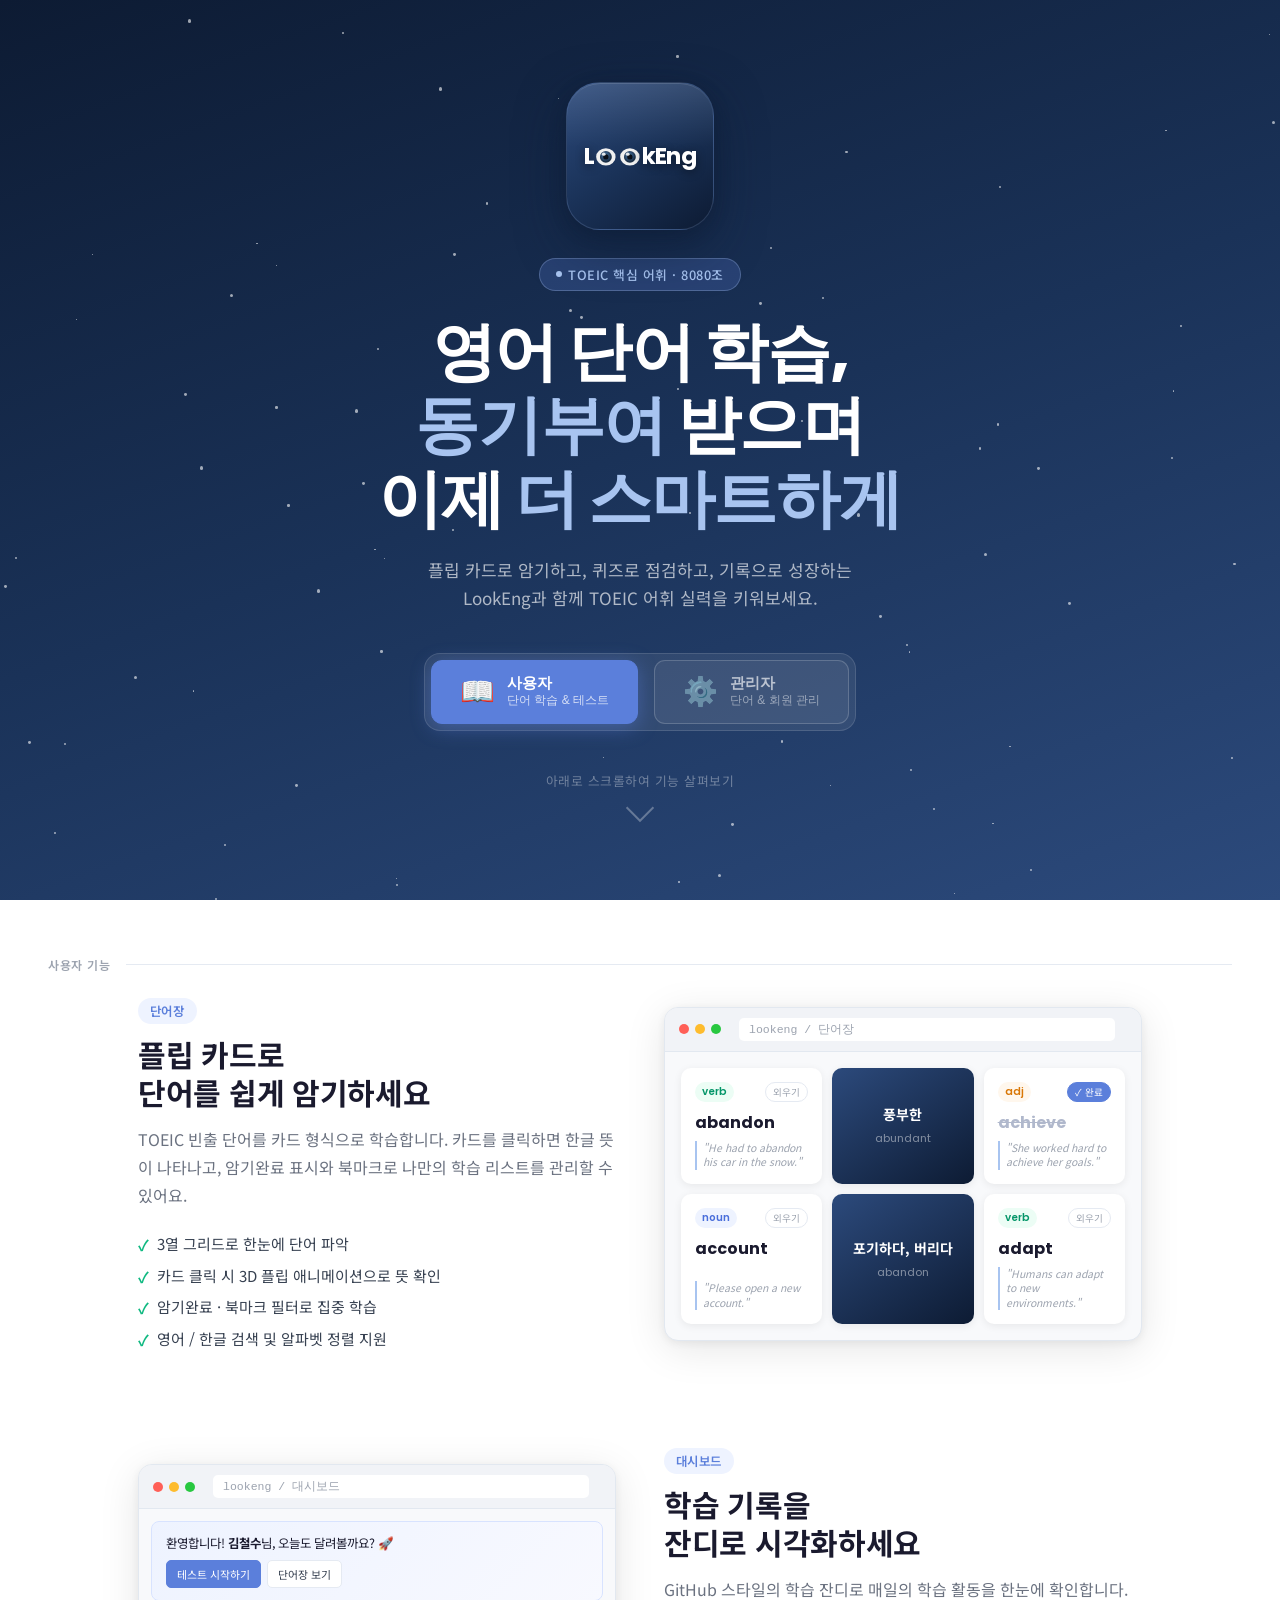
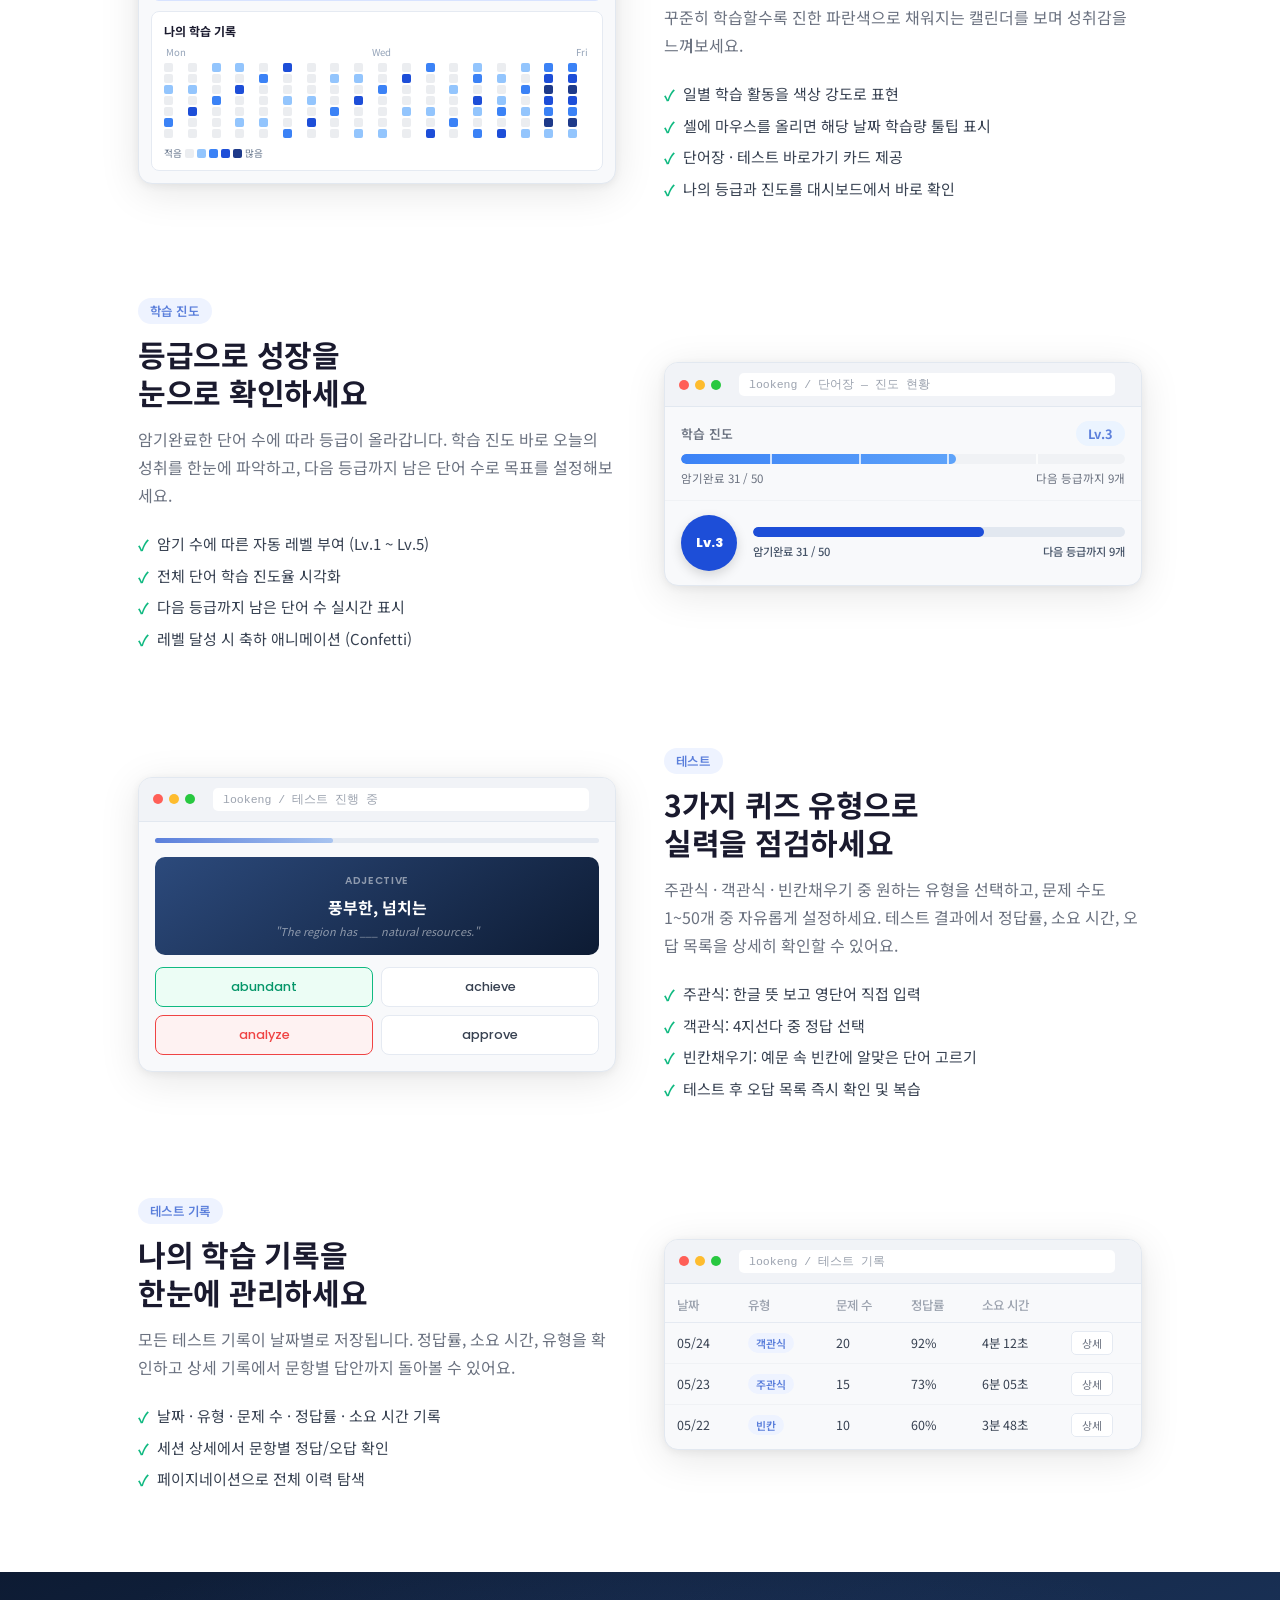
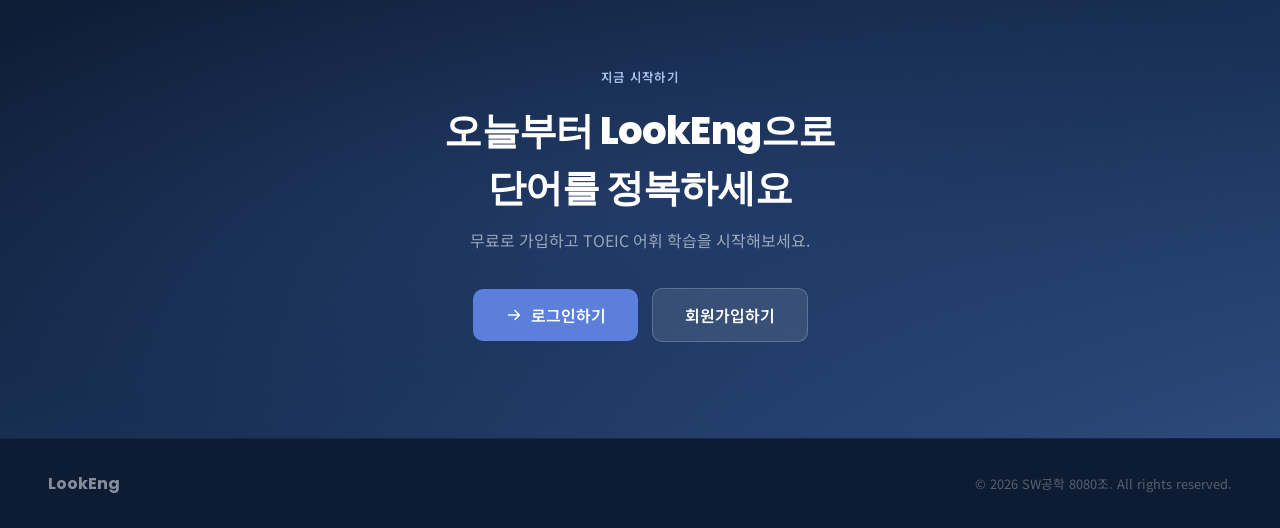
<file: index.html>
<!DOCTYPE html>
<html lang="ko">
<head>
  <meta charset="UTF-8" />
  <meta name="viewport" content="width=device-width, initial-scale=1.0" />
  <title>LookEng</title>
  <script>
    // 진입점: 랜딩 페이지로 리다이렉트
    location.replace('pages/landing.html');
  </script>
</head>
<body></body>
</html>
</file>
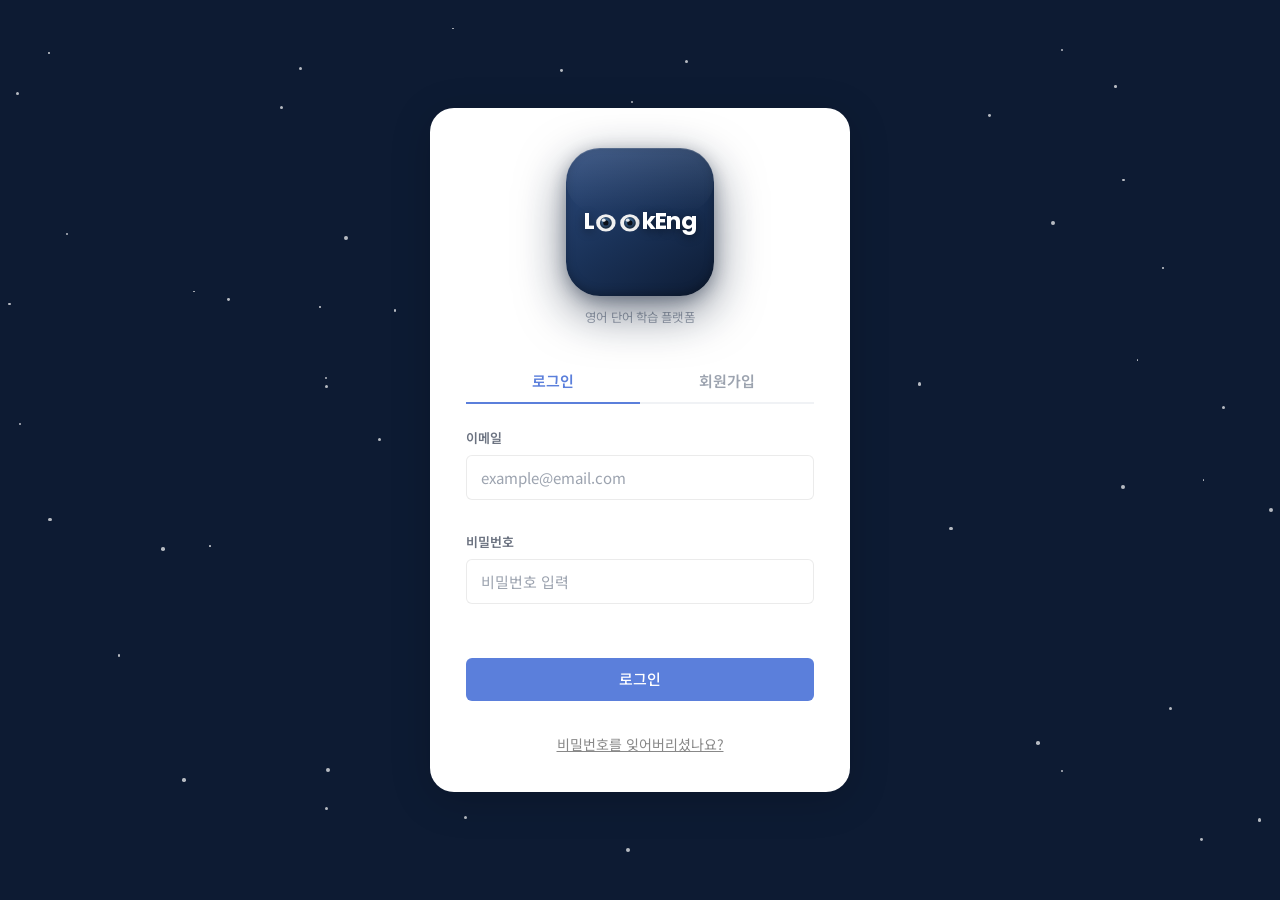
<file: pages/dashboard.html>
<!DOCTYPE html>
<html lang="ko">
<head>
  <meta charset="UTF-8">
  <meta name="viewport" content="width=device-width, initial-scale=1.0">
  <title>대시보드 - LookEng</title>
  <link rel="stylesheet" href="../css/global.css">
  <link rel="stylesheet" href="../css/components.css">
  <link rel="stylesheet" href="../css/pages/word-list.css">
  <link rel="stylesheet" href="../css/pages/dashboard.css">
</head>
<body>
  <div class="layout">
    <div class="layout__sidebar" id="sidebar"></div>

    <main class="layout__main">
      <div class="dashboard-grid">
        
        <section class="welcome-card card">
          <h1 class="welcome-card__title">환영합니다! <span id="userName">User</span>님, 오늘도 달려볼까요? 🚀</h1>
          <div class="dashboard-actions">
            <a href="./test.html" class="btn btn--primary btn--lg">테스트 시작하기</a>
            <a href="./word-list.html" class="btn btn--secondary btn--lg">단어장 보기</a>
          </div>
        </section>

        <section class="level-section card">
          <h2 class="section-title">나의 등급</h2>
          <div class="level-display">
            <div class="level-badge-wrap">
              <span class="level-badge" id="levelBadge">Lv.1</span>
            </div>
            <div class="level-info">
              <div class="level-progress-bar">
                <div class="level-progress-bar__fill" id="levelProgressFill" style="width: 0%"></div>
              </div>
              <div class="level-info__texts">
                <span id="levelMemorized">암기완료 0 / 50</span>
                <span id="levelNext">다음 등급까지 10개</span>
              </div>
            </div>
          </div>
        </section>

        <section class="learning-record-section card">
          <h2 class="section-title">나의 학습 기록</h2>
          <div class="grass-calendar-wrapper">
            <div id="grassCalendarContainer"></div>
            <!--  깃허브 스타일 커스텀 툴팁 -->
            <div id="grassTooltip" class="grass-tooltip"></div>
          </div>
        </section>

        <section class="feature-guide-section">
          <a href="./word-list.html" class="feature-card card">
            <h3 class="feature-card__title">단어장</h3>
            <p class="feature-card__desc">TOEIC 빈출 단어 카드를 플립해 뜻을 확인하고, 암기완료 · 북마크로 나만의 학습 리스트를 관리하세요.</p>
          </a>
          <a href="./test.html" class="feature-card card">
            <h3 class="feature-card__title">단어 테스트</h3>
            <p class="feature-card__desc">주관식 · 객관식 · 빈칸채우기 중 원하는 유형을 골라 실력을 점검하고, 틀린 단어는 상세 기록에서 바로 복습하세요.</p>
          </a>
        </section>

      </div>
    </main>
  </div>

  <script type="module" src="../js/pages/dashboard.js"></script>
</body>
</html>
</file>
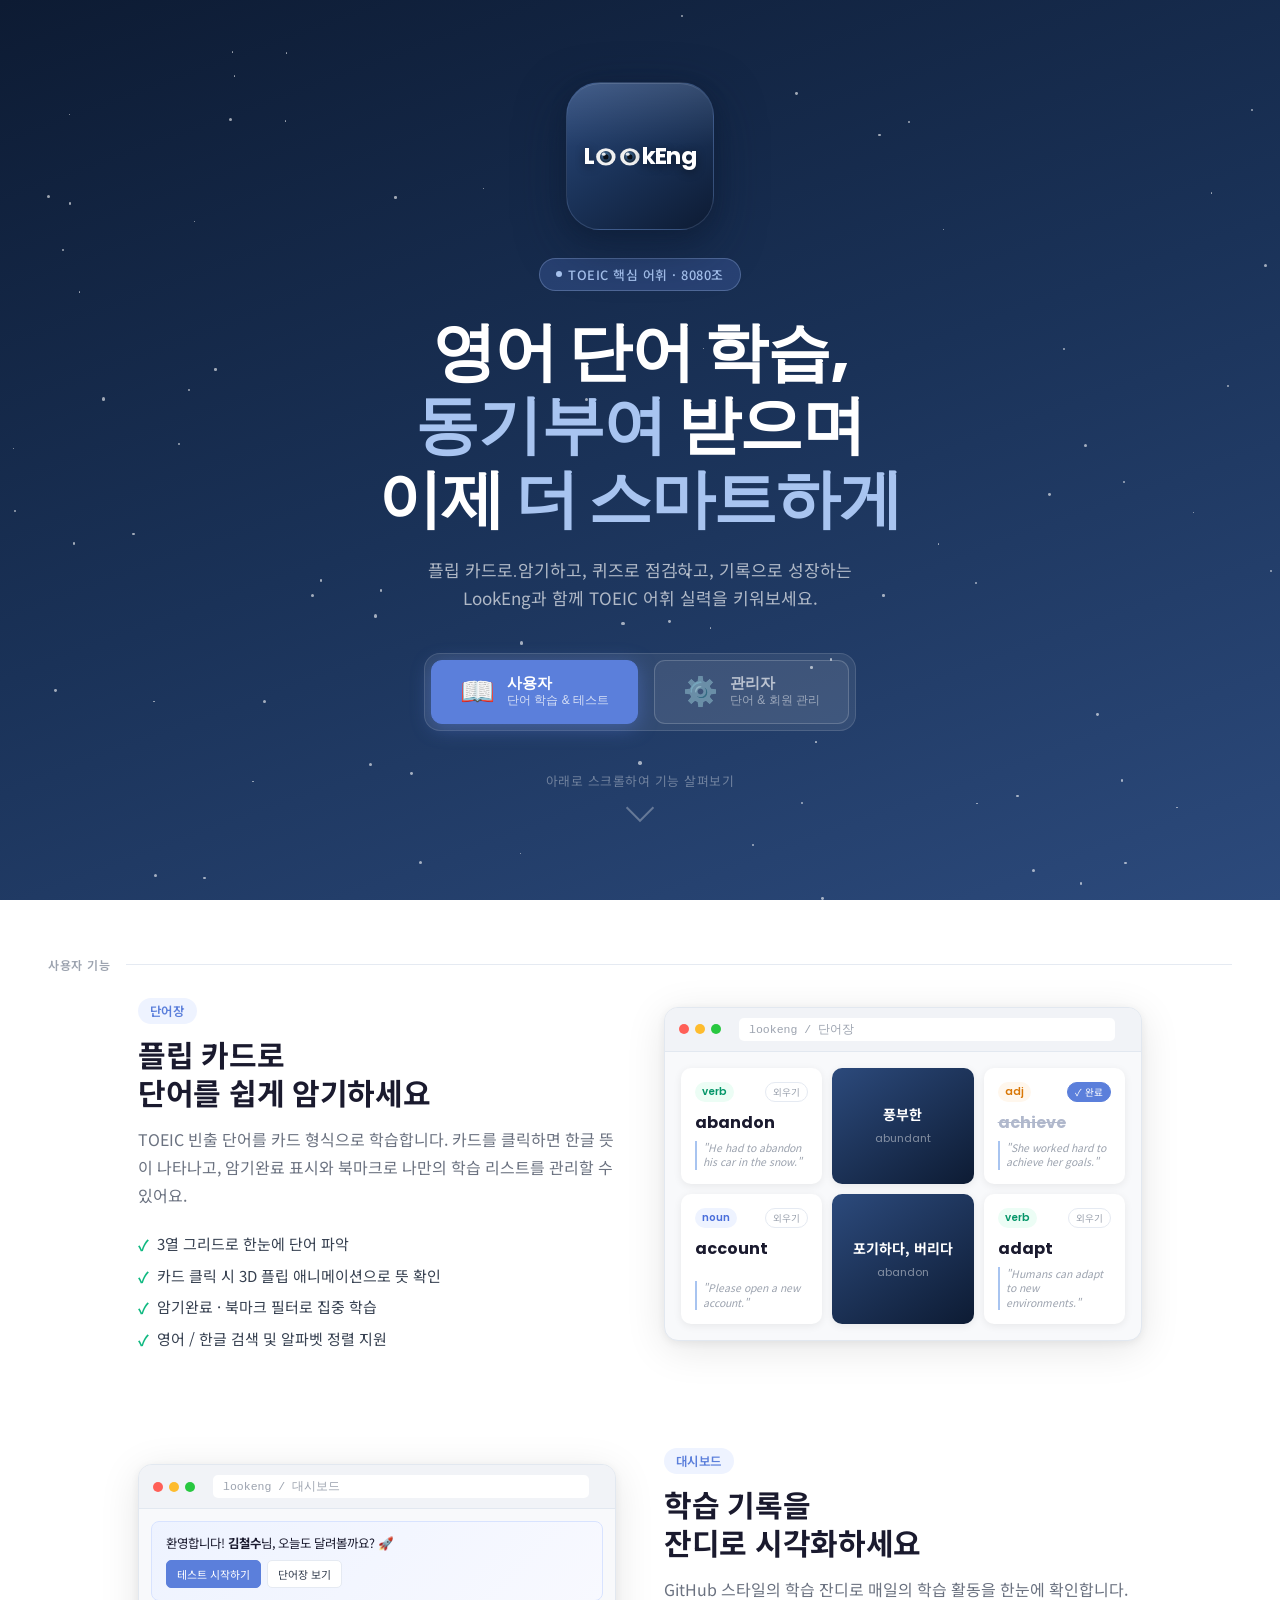
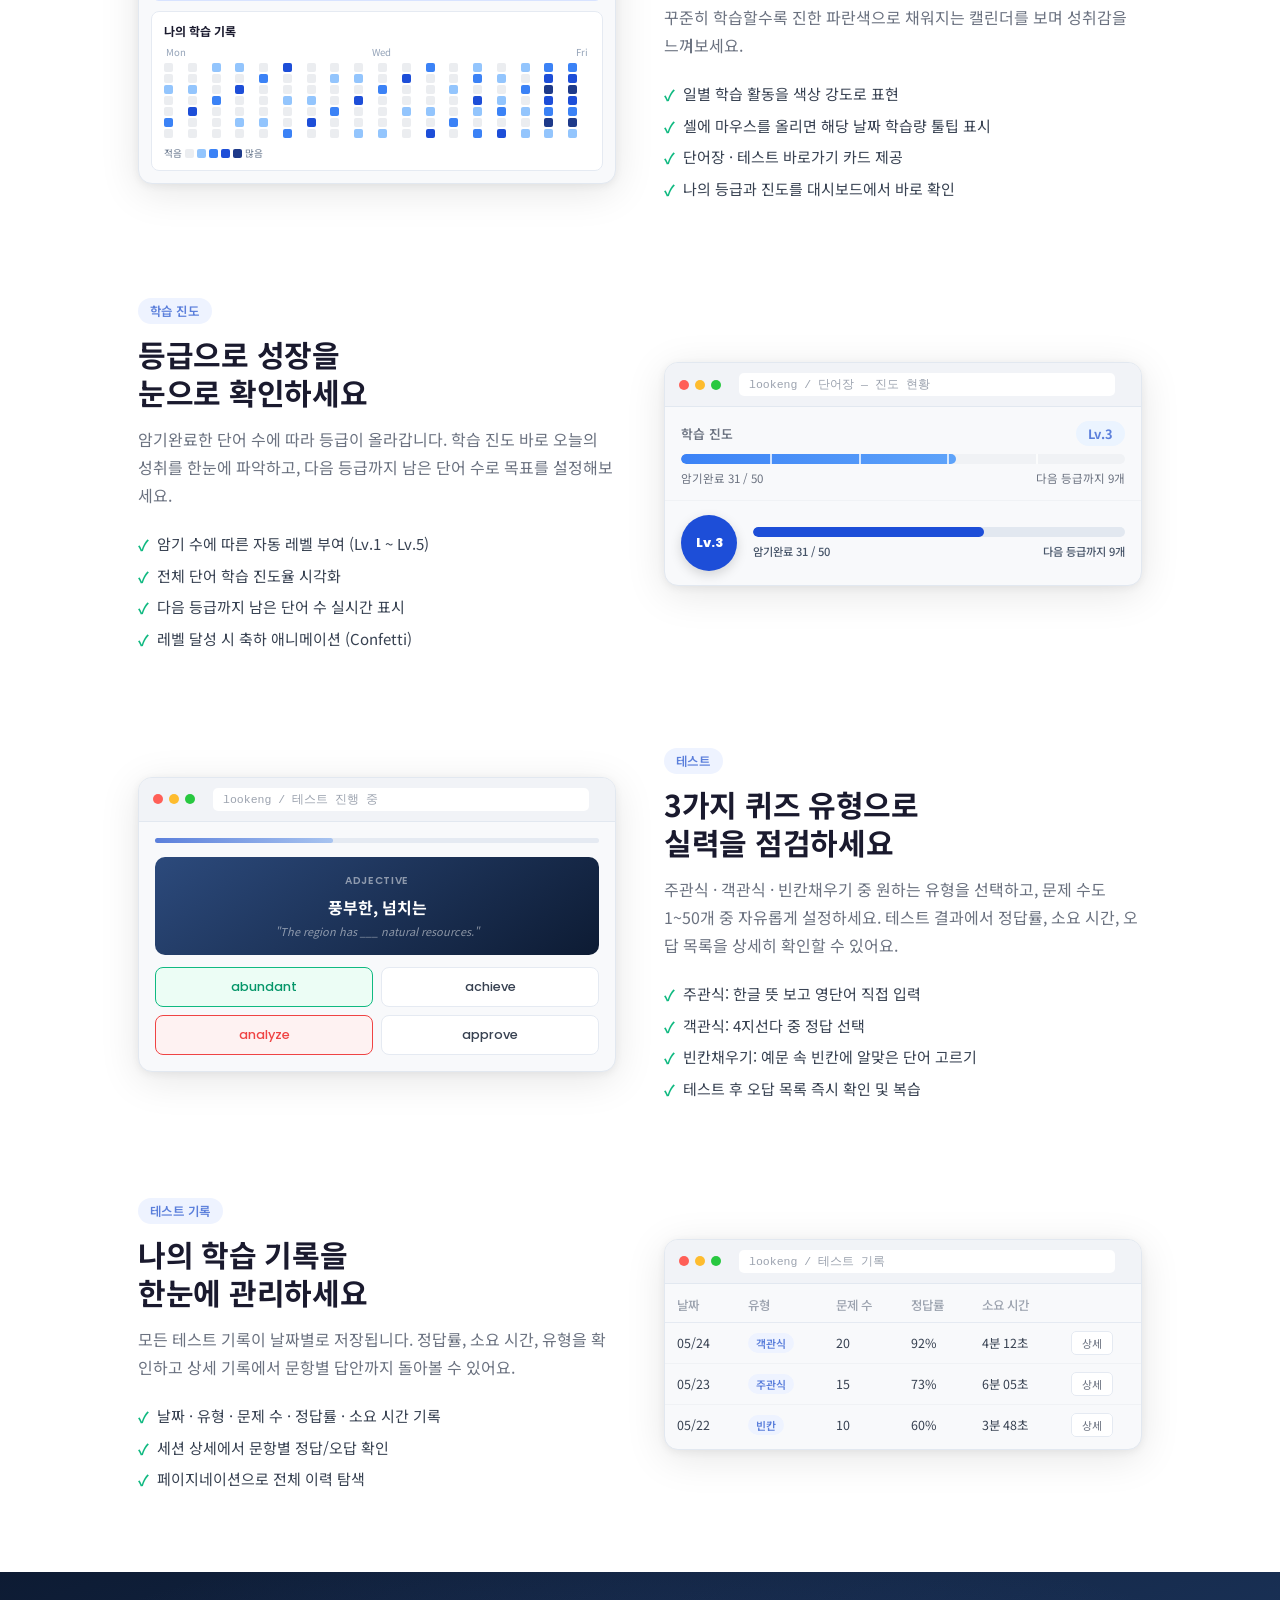
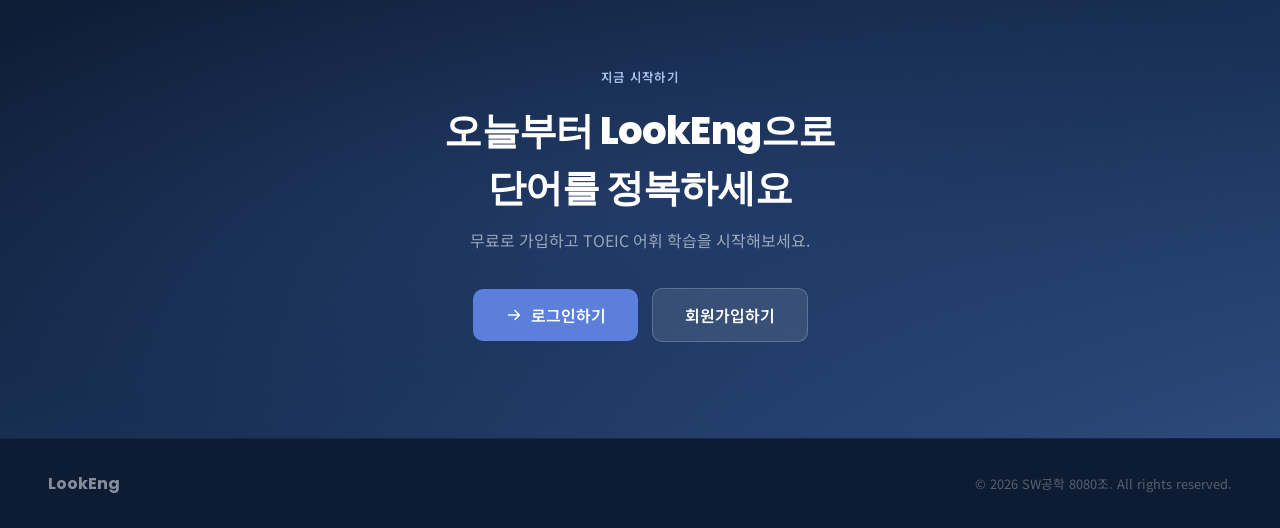
<file: pages/landing.html>
<!DOCTYPE html>
<html lang="ko">
<head>
  <meta charset="UTF-8" />
  <meta name="viewport" content="width=device-width, initial-scale=1.0" />
  <title>LookEng — TOEIC 영단어 학습 플랫폼</title>
  <link rel="preconnect" href="https://fonts.googleapis.com" />
  <link rel="preconnect" href="https://fonts.gstatic.com" crossorigin />
  <link href="https://fonts.googleapis.com/css2?family=Poppins:wght@400;600;700;800&family=Noto+Sans+KR:wght@400;500;700&display=swap" rel="stylesheet" />
  <link rel="stylesheet" href="../css/pages/landing.css" />
</head>
<body>

  <!-- ── Hero ── -->
  <section class="hero">
    <div class="stars" id="starsContainer"></div>

    <div class="hero__content">
      <!-- LookEng 로고 -->
      <div class="hero-logo-badge">
        <div class="hero-logo-badge__gloss"></div>
        <div class="hero-logo-badge__content">
          <span>L</span>
          <span class="logo-eye-slot" id="heroLogoEye1"></span>
          <span class="logo-eye-slot" id="heroLogoEye2"></span>
          <span>kEng</span>
        </div>
      </div>

      <div class="hero__badge">TOEIC 핵심 어휘 · 8080조</div>

      <h1 class="hero__title">
        영어 단어 학습,<br>
        <span>동기부여</span> 받으며<br>
        이제 <span>더 스마트하게</span>
      </h1>
      <p class="hero__desc">
        플립 카드로 암기하고, 퀴즈로 점검하고, 기록으로 성장하는<br>
        LookEng과 함께 TOEIC 어휘 실력을 키워보세요.
      </p>

      <!-- Role Selector: 같은 이모티콘, 같은 버튼 색상 -->
      <div class="hero__role-selector">
        <button class="role-btn is-active" data-role="user" id="heroRoleUser">
          <span class="role-btn__icon">📖</span>
          <span class="role-btn__text">
            <strong>사용자</strong>
            <small>단어 학습 &amp; 테스트</small>
          </span>
        </button>
        <button class="role-btn" data-role="admin" id="heroRoleAdmin">
          <span class="role-btn__icon">⚙️</span>
          <span class="role-btn__text">
            <strong>관리자</strong>
            <small>단어 &amp; 회원 관리</small>
          </span>
        </button>
      </div>

      <div class="hero__scroll-hint">
        <span>아래로 스크롤하여 기능 살펴보기</span>
        <div class="scroll-arrow"></div>
      </div>
    </div>
  </section>

  <!-- ══════════════════════════════════════
       사용자 Features
  ══════════════════════════════════════ -->
  <div id="userContent">

    <div class="section-divider">
      <span class="section-divider__label">사용자 기능</span>
      <div class="section-divider__line"></div>
    </div>

    <section class="features-section">

      <!-- Feature 1: 단어장 -->
      <div class="feature-block fade-up">
        <div class="feature-block__content">
          <span class="feature-tag">단어장</span>
          <h2 class="feature-title">플립 카드로<br>단어를 쉽게 암기하세요</h2>
          <p class="feature-desc">
            TOEIC 빈출 단어를 카드 형식으로 학습합니다. 카드를 클릭하면 한글 뜻이 나타나고,
            암기완료 표시와 북마크로 나만의 학습 리스트를 관리할 수 있어요.
          </p>
          <ul class="feature-list">
            <li><span class="check">✓</span> 3열 그리드로 한눈에 단어 파악</li>
            <li><span class="check">✓</span> 카드 클릭 시 3D 플립 애니메이션으로 뜻 확인</li>
            <li><span class="check">✓</span> 암기완료 · 북마크 필터로 집중 학습</li>
            <li><span class="check">✓</span> 영어 / 한글 검색 및 알파벳 정렬 지원</li>
          </ul>
        </div>

        <div class="feature-block__mockup">
          <div class="mockup-window">
            <div class="mockup-titlebar">
              <div class="mockup-titlebar__dot"></div>
              <div class="mockup-titlebar__dot"></div>
              <div class="mockup-titlebar__dot"></div>
              <div class="mockup-titlebar__url">lookeng / 단어장</div>
            </div>
            <div class="mockup-word-grid">
              <div class="mockup-word-card">
                <div class="mockup-word-card__top">
                  <span class="mockup-pos mockup-pos--verb">verb</span>
                  <span class="mockup-memorize">외우기</span>
                </div>
                <p class="mockup-word-en">abandon</p>
                <p class="mockup-word-ex">"He had to abandon his car in the snow."</p>
              </div>
              <div class="mockup-word-card mockup-word-card--back">
                <p class="mockup-word-meaning">풍부한</p>
                <p class="mockup-word-hint">abundant</p>
              </div>
              <div class="mockup-word-card">
                <div class="mockup-word-card__top">
                  <span class="mockup-pos mockup-pos--adj">adj</span>
                  <span class="mockup-memorize mockup-memorize--done">✓ 완료</span>
                </div>
                <p class="mockup-word-en mockup-word-en--memorized">achieve</p>
                <p class="mockup-word-ex">"She worked hard to achieve her goals."</p>
              </div>
              <div class="mockup-word-card">
                <div class="mockup-word-card__top">
                  <span class="mockup-pos mockup-pos--noun">noun</span>
                  <span class="mockup-memorize">외우기</span>
                </div>
                <p class="mockup-word-en">account</p>
                <p class="mockup-word-ex">"Please open a new account."</p>
              </div>
              <div class="mockup-word-card mockup-word-card--back">
                <p class="mockup-word-meaning">포기하다, 버리다</p>
                <p class="mockup-word-hint">abandon</p>
              </div>
              <div class="mockup-word-card">
                <div class="mockup-word-card__top">
                  <span class="mockup-pos mockup-pos--verb">verb</span>
                  <span class="mockup-memorize">외우기</span>
                </div>
                <p class="mockup-word-en">adapt</p>
                <p class="mockup-word-ex">"Humans can adapt to new environments."</p>
              </div>
            </div>
          </div>
        </div>
      </div>

      <!-- Feature 2: 대시보드 & 학습 잔디 -->
      <div class="feature-block feature-block--reverse fade-up">
        <div class="feature-block__content">
          <span class="feature-tag">대시보드</span>
          <h2 class="feature-title">학습 기록을<br>잔디로 시각화하세요</h2>
          <p class="feature-desc">
            GitHub 스타일의 학습 잔디로 매일의 학습 활동을 한눈에 확인합니다.
            꾸준히 학습할수록 진한 파란색으로 채워지는 캘린더를 보며 성취감을 느껴보세요.
          </p>
          <ul class="feature-list">
            <li><span class="check">✓</span> 일별 학습 활동을 색상 강도로 표현</li>
            <li><span class="check">✓</span> 셀에 마우스를 올리면 해당 날짜 학습량 툴팁 표시</li>
            <li><span class="check">✓</span> 단어장 · 테스트 바로가기 카드 제공</li>
            <li><span class="check">✓</span> 나의 등급과 진도를 대시보드에서 바로 확인</li>
          </ul>
        </div>

        <div class="feature-block__mockup">
          <div class="mockup-window">
            <div class="mockup-titlebar">
              <div class="mockup-titlebar__dot"></div>
              <div class="mockup-titlebar__dot"></div>
              <div class="mockup-titlebar__dot"></div>
              <div class="mockup-titlebar__url">lookeng / 대시보드</div>
            </div>
            <div class="mockup-dashboard-body">
              <!-- 환영 카드 -->
              <div class="mockup-welcome-card">
                <p class="mockup-welcome-text">환영합니다! <strong>김철수</strong>님, 오늘도 달려볼까요? 🚀</p>
                <div class="mockup-welcome-btns">
                  <span class="mockup-welcome-btn mockup-welcome-btn--primary">테스트 시작하기</span>
                  <span class="mockup-welcome-btn">단어장 보기</span>
                </div>
              </div>
              <!-- 잔디 캘린더 -->
              <div class="mockup-grass-section">
                <p class="mockup-section-title">나의 학습 기록</p>
                <div class="mockup-grass-labels">
                  <span>Mon</span><span>Wed</span><span>Fri</span>
                </div>
                <div class="mockup-grass-grid" id="mockupGrassGrid"></div>
                <div class="mockup-grass-legend">
                  <span>적음</span>
                  <div class="mockup-grass-legend__cell" style="background:#EBEDF0"></div>
                  <div class="mockup-grass-legend__cell" style="background:#93C5FD"></div>
                  <div class="mockup-grass-legend__cell" style="background:#3B82F6"></div>
                  <div class="mockup-grass-legend__cell" style="background:#1D4ED8"></div>
                  <div class="mockup-grass-legend__cell" style="background:#1E3A8A"></div>
                  <span>많음</span>
                </div>
              </div>
            </div>
          </div>
        </div>
      </div>

      <!-- Feature 3: 학습 진도 & 레벨 -->
      <div class="feature-block fade-up">
        <div class="feature-block__content">
          <span class="feature-tag">학습 진도</span>
          <h2 class="feature-title">등급으로 성장을<br>눈으로 확인하세요</h2>
          <p class="feature-desc">
            암기완료한 단어 수에 따라 등급이 올라갑니다. 학습 진도 바로 오늘의 성취를 한눈에 파악하고,
            다음 등급까지 남은 단어 수로 목표를 설정해보세요.
          </p>
          <ul class="feature-list">
            <li><span class="check">✓</span> 암기 수에 따른 자동 레벨 부여 (Lv.1 ~ Lv.5)</li>
            <li><span class="check">✓</span> 전체 단어 학습 진도율 시각화</li>
            <li><span class="check">✓</span> 다음 등급까지 남은 단어 수 실시간 표시</li>
            <li><span class="check">✓</span> 레벨 달성 시 축하 애니메이션 (Confetti)</li>
          </ul>
        </div>

        <div class="feature-block__mockup">
          <div class="mockup-window">
            <div class="mockup-titlebar">
              <div class="mockup-titlebar__dot"></div>
              <div class="mockup-titlebar__dot"></div>
              <div class="mockup-titlebar__dot"></div>
              <div class="mockup-titlebar__url">lookeng / 단어장 — 진도 현황</div>
            </div>
            <!-- 단어장 상단 진도 섹션 (word-list.css 스타일 그대로) -->
            <div class="mockup-progress-section">
              <div class="mockup-level-row">
                <span class="mockup-level-label">학습 진도</span>
                <span class="mockup-level-badge-pill">Lv.3</span>
              </div>
              <div class="mockup-progress-bar">
                <div class="mockup-progress-fill" style="width: 62%"></div>
                <div class="mockup-progress-marker" style="left:20%"></div>
                <div class="mockup-progress-marker" style="left:40%"></div>
                <div class="mockup-progress-marker" style="left:60%"></div>
                <div class="mockup-progress-marker" style="left:80%"></div>
              </div>
              <div class="mockup-progress-footer">
                <span>암기완료 31 / 50</span>
                <span>다음 등급까지 9개</span>
              </div>
            </div>
            <!-- 대시보드 등급 카드 (dashboard.css 스타일 그대로) -->
            <div class="mockup-dashboard-level">
              <div class="mockup-level-circle" data-level="3">Lv.3</div>
              <div class="mockup-level-info">
                <div class="mockup-level-bar-wrap">
                  <div class="mockup-level-bar" data-level="3"></div>
                </div>
                <div class="mockup-level-texts">
                  <span>암기완료 31 / 50</span>
                  <span>다음 등급까지 9개</span>
                </div>
              </div>
            </div>
          </div>
        </div>
      </div>

      <!-- Feature 4: 퀴즈 -->
      <div class="feature-block feature-block--reverse fade-up">
        <div class="feature-block__content">
          <span class="feature-tag">테스트</span>
          <h2 class="feature-title">3가지 퀴즈 유형으로<br>실력을 점검하세요</h2>
          <p class="feature-desc">
            주관식 · 객관식 · 빈칸채우기 중 원하는 유형을 선택하고, 문제 수도 1~50개 중 자유롭게 설정하세요.
            테스트 결과에서 정답률, 소요 시간, 오답 목록을 상세히 확인할 수 있어요.
          </p>
          <ul class="feature-list">
            <li><span class="check">✓</span> 주관식: 한글 뜻 보고 영단어 직접 입력</li>
            <li><span class="check">✓</span> 객관식: 4지선다 중 정답 선택</li>
            <li><span class="check">✓</span> 빈칸채우기: 예문 속 빈칸에 알맞은 단어 고르기</li>
            <li><span class="check">✓</span> 테스트 후 오답 목록 즉시 확인 및 복습</li>
          </ul>
        </div>

        <div class="feature-block__mockup">
          <div class="mockup-window">
            <div class="mockup-titlebar">
              <div class="mockup-titlebar__dot"></div>
              <div class="mockup-titlebar__dot"></div>
              <div class="mockup-titlebar__dot"></div>
              <div class="mockup-titlebar__url">lookeng / 테스트 진행 중</div>
            </div>
            <div class="mockup-quiz-body">
              <div class="mockup-quiz-progress-bar">
                <div class="mockup-quiz-progress-bar__fill"></div>
              </div>
              <div class="mockup-quiz-question-card">
                <p class="mockup-quiz-pos">adjective</p>
                <p class="mockup-quiz-word">풍부한, 넘치는</p>
                <p class="mockup-quiz-sentence">"The region has ___ natural resources."</p>
              </div>
              <div class="mockup-quiz-choices">
                <div class="mockup-quiz-choice mockup-quiz-choice--correct">abundant</div>
                <div class="mockup-quiz-choice">achieve</div>
                <div class="mockup-quiz-choice mockup-quiz-choice--wrong">analyze</div>
                <div class="mockup-quiz-choice">approve</div>
              </div>
            </div>
          </div>
        </div>
      </div>

      <!-- Feature 5: 테스트 기록 -->
      <div class="feature-block fade-up">
        <div class="feature-block__content">
          <span class="feature-tag">테스트 기록</span>
          <h2 class="feature-title">나의 학습 기록을<br>한눈에 관리하세요</h2>
          <p class="feature-desc">
            모든 테스트 기록이 날짜별로 저장됩니다. 정답률, 소요 시간, 유형을 확인하고
            상세 기록에서 문항별 답안까지 돌아볼 수 있어요.
          </p>
          <ul class="feature-list">
            <li><span class="check">✓</span> 날짜 · 유형 · 문제 수 · 정답률 · 소요 시간 기록</li>
            <li><span class="check">✓</span> 세션 상세에서 문항별 정답/오답 확인</li>
            <li><span class="check">✓</span> 페이지네이션으로 전체 이력 탐색</li>
          </ul>
        </div>

        <div class="feature-block__mockup">
          <div class="mockup-window">
            <div class="mockup-titlebar">
              <div class="mockup-titlebar__dot"></div>
              <div class="mockup-titlebar__dot"></div>
              <div class="mockup-titlebar__dot"></div>
              <div class="mockup-titlebar__url">lookeng / 테스트 기록</div>
            </div>
            <div style="padding: 4px 0;">
              <table class="mockup-history-table">
                <thead>
                  <tr>
                    <th>날짜</th>
                    <th>유형</th>
                    <th>문제 수</th>
                    <th>정답률</th>
                    <th>소요 시간</th>
                    <th></th>
                  </tr>
                </thead>
                <tbody>
                  <tr>
                    <td>05/24</td>
                    <td><span class="mockup-type-badge">객관식</span></td>
                    <td>20</td>
                    <td>92%</td>
                    <td>4분 12초</td>
                    <td><span class="mockup-detail-btn">상세</span></td>
                  </tr>
                  <tr>
                    <td>05/23</td>
                    <td><span class="mockup-type-badge">주관식</span></td>
                    <td>15</td>
                    <td>73%</td>
                    <td>6분 05초</td>
                    <td><span class="mockup-detail-btn">상세</span></td>
                  </tr>
                  <tr>
                    <td>05/22</td>
                    <td><span class="mockup-type-badge">빈칸</span></td>
                    <td>10</td>
                    <td>60%</td>
                    <td>3분 48초</td>
                    <td><span class="mockup-detail-btn">상세</span></td>
                  </tr>
                </tbody>
              </table>
            </div>
          </div>
        </div>
      </div>

    </section>

    <!-- User CTA -->
    <section class="cta-section" id="userCta">
      <div class="cta-section__inner">
        <p class="cta-section__eyebrow">지금 시작하기</p>
        <h2 class="cta-section__title">오늘부터 LookEng으로<br>단어를 정복하세요</h2>
        <p class="cta-section__desc">무료로 가입하고 TOEIC 어휘 학습을 시작해보세요.</p>
        <div class="cta-buttons">
          <a href="./login.html" class="cta-btn-primary">
            <svg width="18" height="18" viewBox="0 0 20 20" fill="none">
              <path d="M4 10h12M11 5l5 5-5 5" stroke="white" stroke-width="1.5" stroke-linecap="round" stroke-linejoin="round"/>
            </svg>
            로그인하기
          </a>
          <a href="./login.html" class="cta-btn-secondary">회원가입하기</a>
        </div>
      </div>
    </section>

  </div><!-- /userContent -->

  <!-- ══════════════════════════════════════
       관리자 Features
  ══════════════════════════════════════ -->
  <div id="adminContent" style="display:none;">

    <div class="section-divider">
      <span class="section-divider__label">관리자 기능</span>
      <div class="section-divider__line"></div>
    </div>

    <section class="features-section">

      <!-- Feature 1: 단어 관리 -->
      <div class="feature-block fade-up">
        <div class="feature-block__content">
          <span class="feature-tag feature-tag--admin">단어 관리</span>
          <h2 class="feature-title">단어 데이터를<br>손쉽게 관리하세요</h2>
          <p class="feature-desc">
            단어 추가 · 수정 · 삭제를 관리자 대시보드에서 직접 처리합니다.
            CSV 파일 일괄 업로드로 대량 단어를 한 번에 등록할 수도 있어요.
          </p>
          <ul class="feature-list">
            <li><span class="check">✓</span> 단어 추가 / 수정 / 삭제 (CRUD) 전체 지원</li>
            <li><span class="check">✓</span> 영단어, 한글 뜻, 품사, 예문 관리</li>
            <li><span class="check">✓</span> CSV 드래그 앤 드롭으로 대량 단어 일괄 등록</li>
            <li><span class="check">✓</span> 페이지네이션으로 전체 단어 목록 탐색</li>
          </ul>
        </div>

        <div class="feature-block__mockup">
          <div class="mockup-window">
            <div class="mockup-titlebar">
              <div class="mockup-titlebar__dot"></div>
              <div class="mockup-titlebar__dot"></div>
              <div class="mockup-titlebar__dot"></div>
              <div class="mockup-titlebar__url">lookeng / admin / 단어 관리</div>
            </div>
            <div class="mockup-csv-zone">
              <div class="mockup-csv-icon">📂</div>
              <p class="mockup-csv-text">CSV 파일을 여기에 드래그하거나 <span>클릭하여 선택</span></p>
              <p class="mockup-csv-hint">최대 5MB · 1,000행 이하 · .csv 형식만 허용</p>
            </div>
            <div style="padding: 4px 0 4px;">
              <div class="mockup-admin-header">
                <span class="mockup-admin-title">단어장 관리</span>
                <span class="mockup-add-btn">+ 새 단어 추가</span>
              </div>
              <div class="mockup-word-admin-grid">
                <div class="mockup-word-admin-card">
                  <div class="mockup-word-admin-card__header">
                    <strong>abandon</strong>
                    <div class="mockup-word-admin-card__btns">
                      <span class="mockup-edit-btn">수정</span>
                      <span class="mockup-delete-btn">삭제</span>
                    </div>
                  </div>
                  <span class="mockup-pos-badge mockup-pos-badge--verb">verb</span>
                  <p class="mockup-word-admin-meaning">버리다, 포기하다</p>
                  <p class="mockup-word-admin-example">She decided to abandon the project.</p>
                </div>
                <div class="mockup-word-admin-card">
                  <div class="mockup-word-admin-card__header">
                    <strong>ability</strong>
                    <div class="mockup-word-admin-card__btns">
                      <span class="mockup-edit-btn">수정</span>
                      <span class="mockup-delete-btn">삭제</span>
                    </div>
                  </div>
                  <span class="mockup-pos-badge mockup-pos-badge--noun">noun</span>
                  <p class="mockup-word-admin-meaning">능력, 재능</p>
                  <p class="mockup-word-admin-example">He has the ability to solve problems.</p>
                </div>
                <div class="mockup-word-admin-card">
                  <div class="mockup-word-admin-card__header">
                    <strong>achieve</strong>
                    <div class="mockup-word-admin-card__btns">
                      <span class="mockup-edit-btn">수정</span>
                      <span class="mockup-delete-btn">삭제</span>
                    </div>
                  </div>
                  <span class="mockup-pos-badge mockup-pos-badge--verb">verb</span>
                  <p class="mockup-word-admin-meaning">달성하다, 성취하다</p>
                  <p class="mockup-word-admin-example">She worked hard to achieve her goals.</p>
                </div>
                <div class="mockup-word-admin-card">
                  <div class="mockup-word-admin-card__header">
                    <strong>ancient</strong>
                    <div class="mockup-word-admin-card__btns">
                      <span class="mockup-edit-btn">수정</span>
                      <span class="mockup-delete-btn">삭제</span>
                    </div>
                  </div>
                  <span class="mockup-pos-badge mockup-pos-badge--adj">adjective</span>
                  <p class="mockup-word-admin-meaning">고대의, 오래된</p>
                  <p class="mockup-word-admin-example">The museum displayed ancient artifacts.</p>
                </div>
              </div>
            </div>
          </div>
        </div>
      </div>

      <!-- Feature 2: 사용자 관리 (이슈 #23: ADMIN 제외, 이슈 #20: id/email/nickname/role/createdAt) -->
      <div class="feature-block feature-block--reverse fade-up">
        <div class="feature-block__content">
          <span class="feature-tag feature-tag--admin">사용자 관리</span>
          <h2 class="feature-title">전체 회원 목록을<br>한눈에 파악하세요</h2>
          <p class="feature-desc">
            가입한 모든 사용자(USER 역할)의 목록을 관리자 페이지에서 확인합니다.
            이메일, 닉네임, 역할, 가입일 정보를 테이블 형태로 제공합니다.
          </p>
          <ul class="feature-list">
            <li><span class="check">✓</span> 전체 사용자(USER) 목록 조회</li>
            <li><span class="check">✓</span> 이메일 · 닉네임 · 역할 · 가입일 표시</li>
            <li><span class="check">✓</span> 특정 사용자의 테스트 기록 상세 조회 가능</li>
          </ul>
        </div>

        <div class="feature-block__mockup">
          <div class="mockup-window">
            <div class="mockup-titlebar">
              <div class="mockup-titlebar__dot"></div>
              <div class="mockup-titlebar__dot"></div>
              <div class="mockup-titlebar__dot"></div>
              <div class="mockup-titlebar__url">lookeng / admin / 테스트 관리</div>
            </div>
            <div style="padding: 8px 8px 8px;">
              <p class="mockup-admin-title" style="padding: 0 0 8px 4px;">테스트 관리</p>
              <div class="mockup-user-cards">
                <div class="mockup-user-card">
                  <p class="mockup-user-card__name">강신완</p>
                  <p class="mockup-user-card__email">kang@email.com</p>
                </div>
                <div class="mockup-user-card">
                  <p class="mockup-user-card__name">백송현</p>
                  <p class="mockup-user-card__email">baek@email.com</p>
                </div>
                <div class="mockup-user-card">
                  <p class="mockup-user-card__name">김우진</p>
                  <p class="mockup-user-card__email">kim@email.com</p>
                </div>
                <div class="mockup-user-card">
                  <p class="mockup-user-card__name">최현우</p>
                  <p class="mockup-user-card__email">choi@email.com</p>
                </div>
                <div class="mockup-user-card">
                  <p class="mockup-user-card__name">서정욱</p>
                  <p class="mockup-user-card__email">seo@email.com</p>
                </div>
              </div>
            </div>
          </div>
        </div>
      </div>

    </section>

    <!-- Admin CTA: 사용자와 동일한 파란색 버튼 -->
    <section class="cta-section" id="adminCta">
      <div class="cta-section__inner">
        <p class="cta-section__eyebrow">관리자 전용</p>
        <h2 class="cta-section__title">관리자 계정으로<br>시스템을 관리하세요</h2>
        <p class="cta-section__desc">관리자 코드를 발급받아 회원가입하거나 기존 계정으로 로그인하세요.</p>
        <div class="cta-buttons">
          <a href="./login.html" class="cta-btn-primary">
            <svg width="18" height="18" viewBox="0 0 20 20" fill="none">
              <path d="M4 10h12M11 5l5 5-5 5" stroke="white" stroke-width="1.5" stroke-linecap="round" stroke-linejoin="round"/>
            </svg>
            관리자 로그인
          </a>
          <a href="./login.html" class="cta-btn-secondary">관리자 회원가입</a>
        </div>
      </div>
    </section>

  </div><!-- /adminContent -->

  <!-- ── Footer ── -->
  <footer class="landing-footer">
    <span class="landing-footer__brand">LookEng</span>
    <span class="landing-footer__copy">© 2026 SW공학 8080조. All rights reserved.</span>
  </footer>

  <script>
    // Stars
    (function () {
      const container = document.getElementById('starsContainer');
      for (let i = 0; i < 80; i++) {
        const s = document.createElement('div');
        s.className = 'star';
        const size = Math.random() * 2.5 + 1;
        s.style.cssText = [
          `width:${size}px`, `height:${size}px`,
          `left:${Math.random() * 100}%`, `top:${Math.random() * 100}%`,
          `--dur:${(Math.random() * 3 + 2).toFixed(1)}s`,
          `--delay:${(Math.random() * 4).toFixed(1)}s`
        ].join(';');
        container.appendChild(s);
      }
    })();

    // 잔디 캘린더 목업 생성
    (function () {
      const grid = document.getElementById('mockupGrassGrid');
      if (!grid) return;
      // 7rows x 18cols = 126 cells
      const COLS = 18, ROWS = 7;
      const total = COLS * ROWS;
      // 최근 2주는 활동 있게, 나머지는 랜덤 (시드 고정)
      const levels = [];
      for (let i = 0; i < total; i++) {
        const col = Math.floor(i / ROWS);
        const recentCols = COLS - 1 - col; // 0=oldest, COLS-1=newest
        let level = 0;
        if (recentCols <= 1) { // 최근 2주: 활동 높음
          level = [2,3,4,3,2,4,1][i % 7] || 0;
        } else if (recentCols <= 4) { // 최근 1달
          level = [0,1,2,0,3,1,0,2,0,1][i % 10] || 0;
        } else { // 이전
          level = [0,0,1,0,0,2,0,0,0,1,0,3][i % 12] || 0;
        }
        levels.push(level);
      }
      const fragment = document.createDocumentFragment();
      levels.forEach(level => {
        const cell = document.createElement('div');
        cell.className = 'mockup-grass-cell';
        if (level > 0) cell.dataset.level = level;
        fragment.appendChild(cell);
      });
      grid.appendChild(fragment);
    })();

    // Hero logo eyes
    (function () {
      function createEyeSvg(size) {
        const w = 44 * size, h = 44 * size;
        const ns = 'http://www.w3.org/2000/svg';
        const svg = document.createElementNS(ns, 'svg');
        svg.setAttribute('width', w); svg.setAttribute('height', h);
        svg.setAttribute('viewBox', '0 0 44 44');
        svg.style.cssText = 'cursor:pointer;display:block;overflow:visible;';
        const defs = document.createElementNS(ns, 'defs');
        const grad = document.createElementNS(ns, 'radialGradient');
        const uid = Math.random().toString(36).slice(2, 6);
        grad.id = 'irisGrad-' + uid;
        grad.setAttribute('cx', '45%'); grad.setAttribute('cy', '40%');
        [['0%','#5B7EA1'],['40%','#3A6186'],['70%','#2C4A6E'],['100%','#1B2F45']].forEach(function(s) {
          const stop = document.createElementNS(ns, 'stop');
          stop.setAttribute('offset', s[0]); stop.setAttribute('stop-color', s[1]);
          grad.appendChild(stop);
        });
        defs.appendChild(grad); svg.appendChild(defs);
        const sclera = document.createElementNS(ns, 'ellipse');
        sclera.setAttribute('cx','22'); sclera.setAttribute('cy','22');
        sclera.setAttribute('rx','18'); sclera.setAttribute('ry','16');
        sclera.setAttribute('fill','#F0F0F0');
        sclera.style.transformBox = 'fill-box'; sclera.style.transformOrigin = 'center';
        svg.appendChild(sclera);
        const iris = document.createElementNS(ns, 'circle');
        iris.setAttribute('cx','22'); iris.setAttribute('cy','22'); iris.setAttribute('r','11');
        iris.setAttribute('fill', 'url(#irisGrad-' + uid + ')');
        iris.style.transition = 'cx 0.08s, cy 0.08s';
        svg.appendChild(iris);
        const pupil = document.createElementNS(ns, 'circle');
        pupil.setAttribute('cx','22'); pupil.setAttribute('cy','22'); pupil.setAttribute('r','5');
        pupil.setAttribute('fill','#0A0F18');
        pupil.style.transition = 'cx 0.08s, cy 0.08s';
        svg.appendChild(pupil);
        const hl = document.createElementNS(ns, 'ellipse');
        hl.setAttribute('cx','18'); hl.setAttribute('cy','17');
        hl.setAttribute('rx','3.5'); hl.setAttribute('ry','3');
        hl.setAttribute('fill','white'); hl.setAttribute('opacity','0.85');
        svg.appendChild(hl);
        document.addEventListener('mousemove', function(e) {
          const r = svg.getBoundingClientRect();
          const dx = e.clientX - (r.left + r.width / 2);
          const dy = e.clientY - (r.top + r.height / 2);
          const dist = Math.sqrt(dx * dx + dy * dy);
          const f = Math.min(dist / 80, 1) * 3.5;
          const a = Math.atan2(dy, dx);
          const ox = (Math.cos(a) * f).toFixed(2);
          const oy = (Math.sin(a) * f).toFixed(2);
          const nx = (22 + parseFloat(ox)).toFixed(2);
          const ny = (22 + parseFloat(oy)).toFixed(2);
          iris.setAttribute('cx', nx); iris.setAttribute('cy', ny);
          pupil.setAttribute('cx', nx); pupil.setAttribute('cy', ny);
          hl.setAttribute('cx', (18 + parseFloat(ox) * 0.3).toFixed(2));
          hl.setAttribute('cy', (17 + parseFloat(oy) * 0.3).toFixed(2));
        });
        let blinkTimer = null;
        function doBlink() {
          sclera.style.transition = 'transform 0.07s ease-in';
          sclera.style.transform = 'scaleY(0.03)';
          setTimeout(function() {
            sclera.style.transition = 'transform 0.11s ease-out';
            sclera.style.transform = 'scaleY(1)';
          }, 90);
        }
        svg.addEventListener('mouseenter', function() { doBlink(); blinkTimer = setInterval(doBlink, 1800); });
        svg.addEventListener('mouseleave', function() {
          clearInterval(blinkTimer); blinkTimer = null;
          sclera.style.transition = 'transform 0.11s ease-out';
          sclera.style.transform = 'scaleY(1)';
          iris.setAttribute('cx','22'); iris.setAttribute('cy','22');
          pupil.setAttribute('cx','22'); pupil.setAttribute('cy','22');
          hl.setAttribute('cx','18'); hl.setAttribute('cy','17');
        });
        return svg;
      }
      const slot1 = document.getElementById('heroLogoEye1');
      const slot2 = document.getElementById('heroLogoEye2');
      if (slot1) slot1.appendChild(createEyeSvg(0.54));
      if (slot2) slot2.appendChild(createEyeSvg(0.54));
    })();

    // Role switching
    const userContent  = document.getElementById('userContent');
    const adminContent = document.getElementById('adminContent');
    const heroRoleUser  = document.getElementById('heroRoleUser');
    const heroRoleAdmin = document.getElementById('heroRoleAdmin');

    function switchRole(role) {
      const isUser = role === 'user';
      userContent.style.display  = isUser ? '' : 'none';
      adminContent.style.display = isUser ? 'none' : '';
      heroRoleUser.classList.toggle('is-active', isUser);
      heroRoleAdmin.classList.toggle('is-active', !isUser);
      document.querySelectorAll('.fade-up').forEach(el => el.classList.remove('is-visible'));
      setTimeout(checkVisible, 50);
    }

    heroRoleUser.addEventListener('click', () => {
      switchRole('user');
      userContent.scrollIntoView({ behavior: 'smooth', block: 'start' });
    });
    heroRoleAdmin.addEventListener('click', () => {
      switchRole('admin');
      adminContent.scrollIntoView({ behavior: 'smooth', block: 'start' });
    });

    // Scroll fade-up
    function checkVisible() {
      document.querySelectorAll('.fade-up').forEach(el => {
        const rect = el.getBoundingClientRect();
        if (rect.top < window.innerHeight - 60) el.classList.add('is-visible');
      });
    }
    window.addEventListener('scroll', checkVisible, { passive: true });
    checkVisible();
  </script>
</body>
</html>
</file>
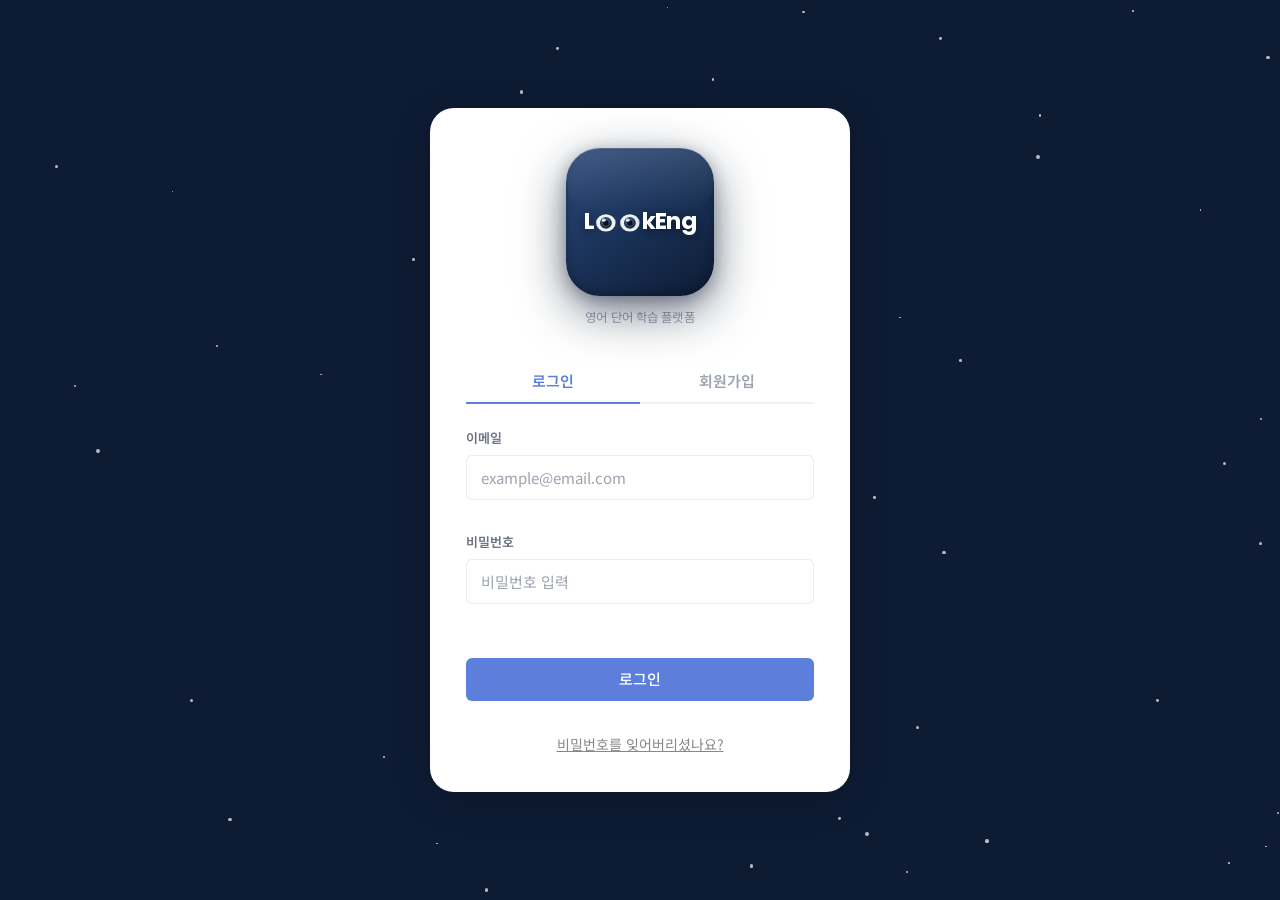
<file: pages/login.html>
<!DOCTYPE html>
<html lang="ko">
<head>
  <meta charset="UTF-8" />
  <meta name="viewport" content="width=device-width, initial-scale=1.0" />
  <title>LookEng — 로그인</title>
  <link rel="stylesheet" href="../css/global.css" />
  <link rel="stylesheet" href="../css/components.css" />
  <link rel="stylesheet" href="../css/pages/login.css" />
  <script src="https://accounts.google.com/gsi/client" async defer></script>
</head>
<body>
  <div class="login-page">
    <div class="stars" id="stars"></div>

    <div class="login-card">
      <!-- 로고 -->
      <div class="login-card__logo">
        <div class="login-logo-badge">
          <div class="login-logo-badge__gloss"></div>
          <div class="login-logo-badge__content">
            <span>L</span>
            <span class="logo-eye-slot" id="logoEye"></span>
            <span class="logo-eye-slot" id="logoEye2"></span>
            <span>kEng</span>
          </div>
        </div>
        <p class="login-card__tagline">영어 단어 학습 플랫폼</p>
      </div>

      <!-- 기능 탭: 로그인 | 회원가입 -->
      <div class="login-card__func-tabs">
        <button class="func-tab is-active" data-func="login">로그인</button>
        <button class="func-tab" data-func="signup">회원가입</button>
      </div>

      <!-- 유형 탭: 학생 | 관리자 (회원가입 탭일 때만 표시) -->
      <div class="login-card__role-tabs" id="roleTabs" hidden>
        <button class="role-tab is-active" data-role="student">학생</button>
        <button class="role-tab" data-role="admin">관리자</button>
      </div>

      <!-- 로그인 폼 -->
      <div id="loginSection" style="width: 100%;">
        <form class="login-form" id="loginForm">
          <div class="form-group">
            <label class="form-group__label" for="loginEmail">이메일</label>
            <input type="email" class="input" id="loginEmail" placeholder="example@email.com" autocomplete="email" />
          </div>
          <div class="form-group">
            <label class="form-group__label" for="loginPassword">비밀번호</label>
            <input type="password" class="input" id="loginPassword" placeholder="비밀번호 입력" autocomplete="current-password" />
            <p class="form-group__error" id="loginError"></p>
          </div>
          <div class="login-form__submit">
            <button type="submit" class="btn btn--primary btn--full" id="loginBtn">로그인</button>

            <div style="margin-top: 15px; width: 100%; display: flex; justify-content: center;">
              <div id="googleLoginBtn"></div>
            </div>

            <div style="text-align: center; margin-top: 15px;">
              <button type="button" id="showResetBtn" style="color: #888; background: none; border: none; font-size: 14px; text-decoration: underline; cursor: pointer;">비밀번호를 잊어버리셨나요?</button>
            </div>
          </div>
        </form>
      </div>

      <div id="resetSection" style="display: none; width: 100%;">
        <h2 style="font-size: 18px; margin-bottom: 10px; color: #333; text-align: center;">비밀번호 재설정</h2>
        <p style="font-size: 13px; color: #666; text-align: center; margin-bottom: 20px;">가입하신 이메일로 인증번호를 보내드립니다.</p>
        
        <form id="resetRequestForm">
          <div class="form-group">
            <label class="form-group__label">이메일 주소</label>
            <input type="email" id="resetEmail" class="input" placeholder="example@lookeng.com" required>
          </div>
          <button type="submit" id="sendCodeBtn" class="btn btn--primary btn--full">인증번호 발송</button>
        </form>

        <form id="resetConfirmForm" style="display: none; margin-top: 20px; border-top: 1px dashed #e0e0e0; padding-top: 20px;">
          <div class="form-group">
            <label class="form-group__label">인증번호 (5자리)</label>
            <input type="text" id="resetToken" class="input" placeholder="인증번호 5자리" maxlength="5" required>
          </div>
          <div class="form-group">
            <label class="form-group__label">새 비밀번호</label>
            <input type="password" id="newPassword" class="input" placeholder="새 비밀번호" required>
          </div>
          <div class="form-group">
            <label class="form-group__label">새 비밀번호 확인</label>
            <input type="password" id="confirmPassword" class="input" placeholder="새 비밀번호 다시 입력" required>
          </div>
          <button type="submit" class="btn btn--secondary btn--full" style="margin-top: 10px;">비밀번호 변경 완료</button>
        </form>

        <div style="text-align: center; margin-top: 20px;">
          <button type="button" id="showLoginBtn" style="color: #888; background: none; border: none; font-size: 14px; text-decoration: underline; cursor: pointer;">로그인 화면으로 돌아가기</button>
        </div>
      </div>

      <!-- 회원가입 폼 -->
      <form class="login-form" id="signupForm" hidden>
        <div class="form-group">
          <label class="form-group__label" for="signupEmail">이메일</label>
          <input type="email" class="input" id="signupEmail" placeholder="example@email.com" autocomplete="email" />
        </div>
        <div class="form-group">
          <label class="form-group__label" for="signupNickname">닉네임</label>
          <input type="text" class="input" id="signupNickname" placeholder="닉네임 입력 (최대 50자)" maxlength="50" autocomplete="nickname" />
        </div>

        <div class="form-group" id="adminCodeGroup" hidden>
          <label class="form-group__label" for="signupAdminCode">관리자 코드</label>
          <input type="password" class="input" id="signupAdminCode" placeholder="관리자 전용 가입 코드를 입력하세요" autocomplete="off" />
        </div>
        
        <div class="form-group">
          <label class="form-group__label" for="signupPassword">비밀번호</label>
          <input type="password" class="input" id="signupPassword" placeholder="비밀번호 입력" autocomplete="new-password" />
        </div>
        <div class="form-group">
          <label class="form-group__label" for="signupPasswordConfirm">비밀번호 확인</label>
          <input type="password" class="input" id="signupPasswordConfirm" placeholder="비밀번호 재입력" autocomplete="new-password" />
          <p class="form-group__error" id="signupError"></p>
        </div>
        <div class="login-form__submit">
          <button type="submit" class="btn btn--primary btn--full" id="signupBtn">회원가입</button>
        </div>
      </form>
    </div>
  </div>

  <script type="module" src="../js/pages/login.js"></script>
</body>
</html>
</file>
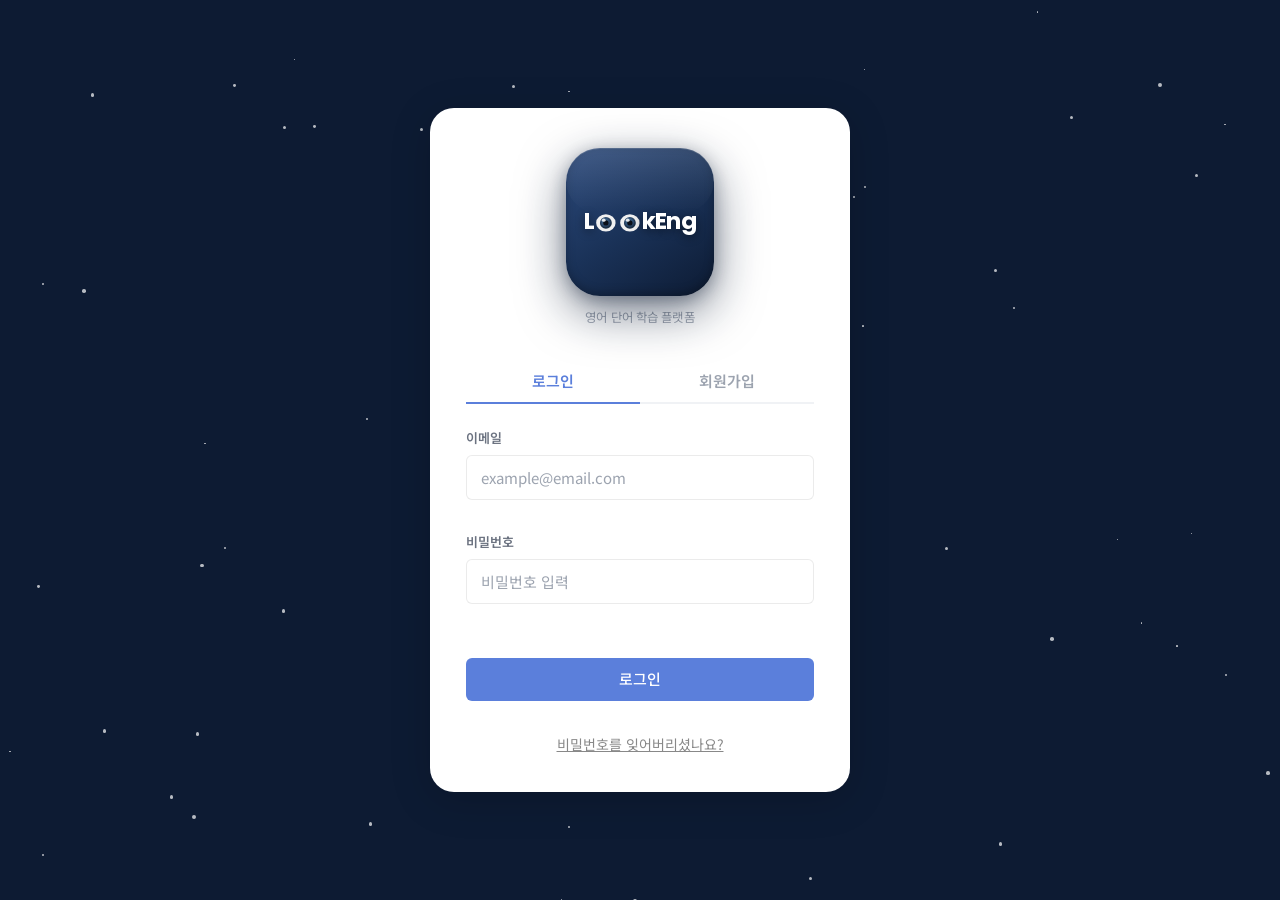
<file: pages/test-history.html>
<!DOCTYPE html>
<html lang="ko">
<head>
  <meta charset="UTF-8" />
  <meta name="viewport" content="width=device-width, initial-scale=1.0" />
  <title>LookEng — 테스트 기록</title>
  <link rel="stylesheet" href="../css/global.css" />
  <link rel="stylesheet" href="../css/components.css" />
  <link rel="stylesheet" href="../css/pages/word-list.css" />
  <link rel="stylesheet" href="../css/pages/test.css" />
</head>
<body>
  <div class="layout">
    <div class="layout__sidebar" id="sidebar"></div>

    <main class="layout__main">
      <div class="page-header">
        <h1 class="page-title">테스트 기록</h1>
      </div>

      <div class="test-history-table-wrapper">
        <table class="data-table">
          <thead>
            <tr>
              <th>날짜</th>
              <th>유형</th>
              <th>문제 수</th>
              <th>정답률</th>
              <th>소요 시간</th>
              <th></th>
            </tr>
          </thead>
          <tbody id="historyBody"></tbody>
        </table>
      </div>

      <div class="pagination-wrapper" id="pagination"></div>
    </main>
  </div>

  <!-- 테스트 세션 상세 모달 -->
  <div class="modal-overlay" id="detailModal">
    <div class="modal modal--detail">
      <div class="modal__header">
        <h2 class="modal__title" id="detailModalTitle">테스트 상세</h2>
        <button class="modal__close" id="detailModalClose">✕</button>
      </div>
      <div class="modal__body">
        <div class="detail-summary" id="detailSummary"></div>
        <div class="test-history-table-wrapper" style="margin-top:16px">
          <table class="data-table">
            <thead>
              <tr>
                <th>#</th><th>영단어</th><th>뜻</th><th>내 답안</th><th>결과</th>
              </tr>
            </thead>
            <tbody id="detailAnswerBody"></tbody>
          </table>
        </div>
      </div>
      <div class="modal__footer">
        <button class="btn btn--primary" id="detailModalCloseBtn">닫기</button>
      </div>
    </div>
  </div>

  <script type="module" src="../js/pages/test-history.js"></script>
</body>
</html>
</file>
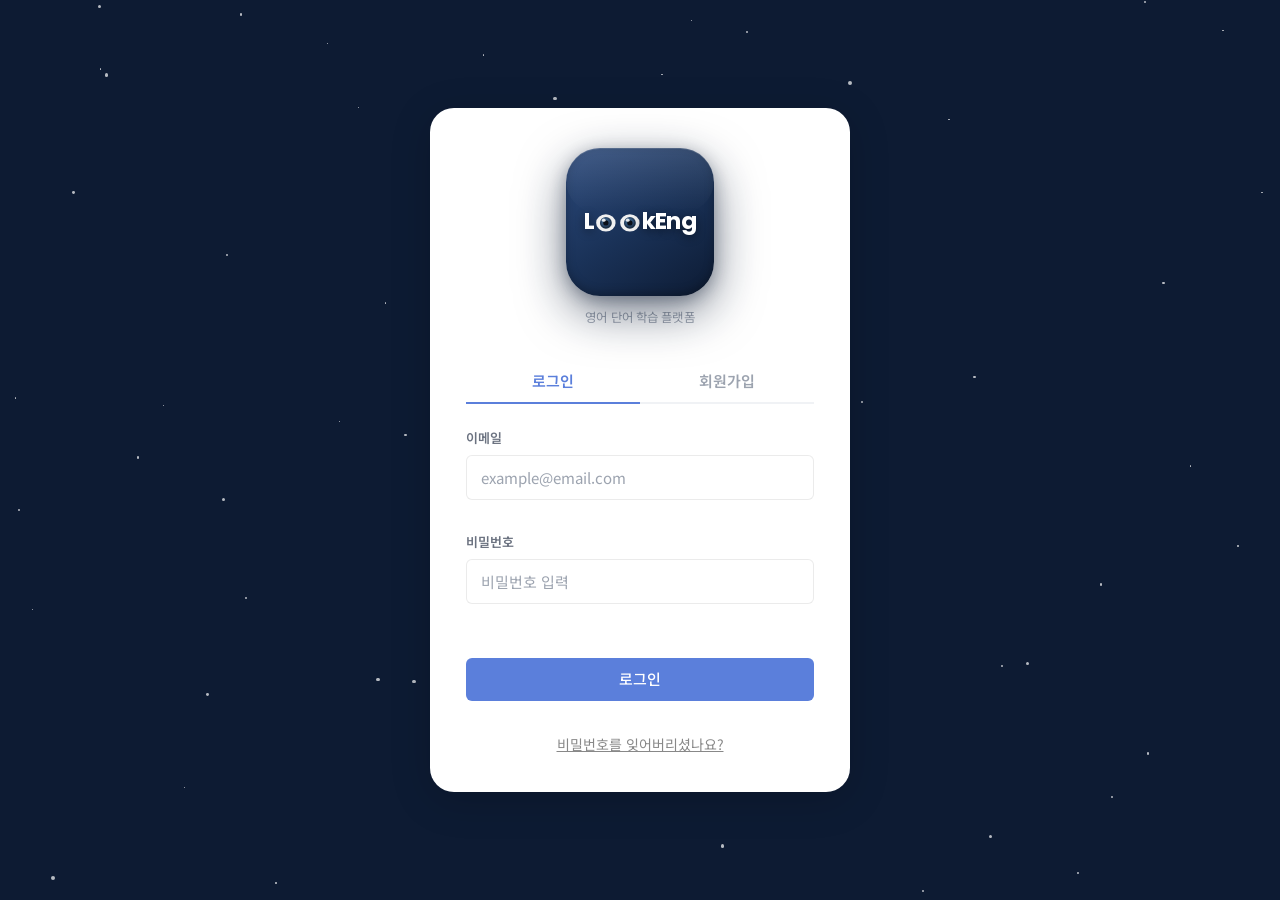
<file: pages/test-session-detail.html>
<!DOCTYPE html>
<html lang="ko">
<head>
  <meta charset="UTF-8" />
  <meta name="viewport" content="width=device-width, initial-scale=1.0" />
  <title>LookEng — 테스트 상세</title>
  <link rel="stylesheet" href="../css/global.css" />
  <link rel="stylesheet" href="../css/components.css" />
  <link rel="stylesheet" href="../css/pages/word-list.css" />
  <link rel="stylesheet" href="../css/pages/test.css" />
</head>
<body>
  <div class="layout">
    <div class="layout__sidebar" id="sidebar"></div>

    <main class="layout__main">

      <!-- 헤더: 뒤로가기 + 제목 -->
      <div class="page-header">
        <div class="detail-page-header">
          <button class="btn btn--ghost btn--sm" id="backBtn">← 기록으로</button>
          <h1 class="page-title">테스트 상세</h1>
        </div>
      </div>

      <!-- 요약 카드 -->
      <div class="detail-summary-card" id="summaryCard">
        <div class="detail-stat">
          <span class="detail-stat__label">날짜</span>
          <span class="detail-stat__value" id="statDate">—</span>
        </div>
        <div class="detail-stat">
          <span class="detail-stat__label">유형</span>
          <span class="detail-stat__value" id="statType">—</span>
        </div>
        <div class="detail-stat">
          <span class="detail-stat__label">문제 수</span>
          <span class="detail-stat__value" id="statTotal">—</span>
        </div>
        <div class="detail-stat">
          <span class="detail-stat__label">정답</span>
          <span class="detail-stat__value detail-stat__value--correct" id="statCorrect">—</span>
        </div>
        <div class="detail-stat">
          <span class="detail-stat__label">오답</span>
          <span class="detail-stat__value detail-stat__value--wrong" id="statIncorrect">—</span>
        </div>
        <div class="detail-stat">
          <span class="detail-stat__label">소요 시간</span>
          <span class="detail-stat__value" id="statDuration">—</span>
        </div>
      </div>

      <!-- 전체 답안 테이블 -->
      <section class="detail-answers-section">
        <h2 class="detail-answers-section__title">전체 답안</h2>
        <div class="test-history-table-wrapper">
          <table class="data-table">
            <thead>
              <tr>
                <th>#</th>
                <th>영단어</th>
                <th>뜻</th>
                <th>내 답</th>
                <th>결과</th>
              </tr>
            </thead>
            <tbody id="answersBody"></tbody>
          </table>
        </div>
      </section>

    </main>
  </div>

  <script type="module" src="../js/pages/test-session-detail.js"></script>
</body>
</html>
</file>
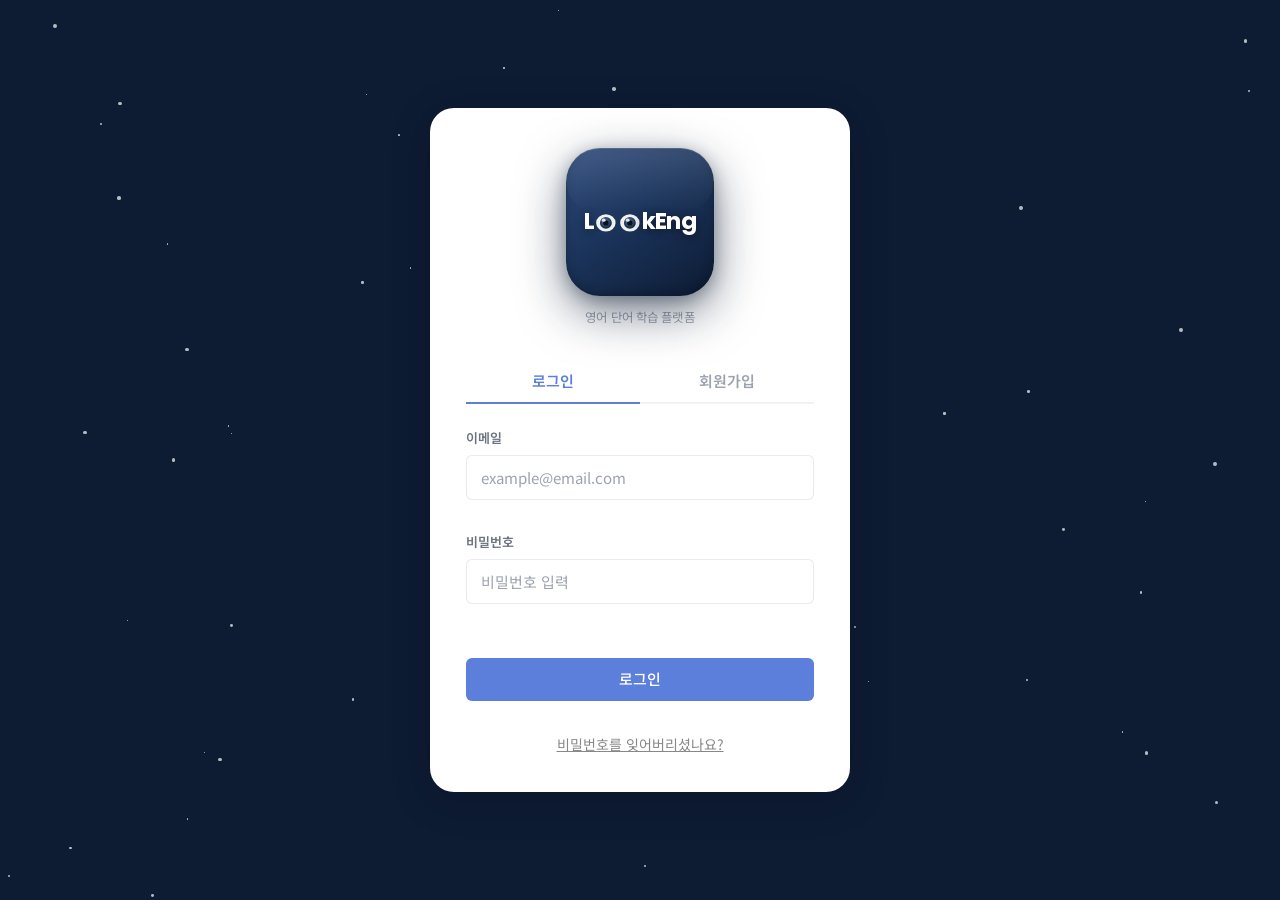
<file: pages/test.html>
<!DOCTYPE html>
<html lang="ko">
<head>
  <meta charset="UTF-8" />
  <meta name="viewport" content="width=device-width, initial-scale=1.0" />
  <title>LookEng — 테스트</title>
  <link rel="stylesheet" href="../css/global.css" />
  <link rel="stylesheet" href="../css/components.css" />
  <link rel="stylesheet" href="../css/pages/word-list.css" />
  <link rel="stylesheet" href="../css/pages/test.css" />
</head>
<body>
  <div class="layout">
    <div class="layout__sidebar" id="sidebar"></div>

    <main class="layout__main">

      <!-- 설정 화면 -->
      <section id="setupView">
        <h1 class="page-title" style="margin-bottom: 24px;">단어 테스트 세션</h1>

        <!-- 상단: 설정 + 가이드 (같은 높이) -->
        <div class="setup-layout">

          <!-- 왼쪽: 테스트 설정 -->
          <div class="setup-card">
            <h2 class="setup-card__title">테스트 설정</h2>

            <div class="setup-field">
              <div class="setup-field__label">
                <span>문제 수</span>
                <span class="setup-field__value" id="totalCountDisplay">10</span>
              </div>
              <input type="range" class="slider" id="totalCountSlider"
                     min="1" max="50" value="10" step="1" />
              <div class="setup-field__hint">전체 단어 50개 중 랜덤으로 출제됩니다</div>
            </div>

            <!-- 테스트 유형 선택 -->
            <div class="setup-field">
              <div class="setup-field__label">
                <span>테스트 유형</span>
              </div>
              <div class="chip-group">
                <button class="chip chip--active" data-quiz-type="SHORT_ANSWER">주관식</button>
                <button class="chip" data-quiz-type="MULTIPLE_CHOICE">객관식</button>
                <button class="chip" data-quiz-type="FILL_IN_BLANK">빈칸채우기</button>
              </div>
            </div>

            <button class="btn btn--primary btn--lg btn--full" id="startBtn">시작하기</button>
          </div>

          <!-- 오른쪽: 유형별 가이드 -->
          <div class="setup-guide">
            <h2 class="setup-card__title">이렇게 진행돼요</h2>

            <!-- SHORT_ANSWER 가이드 -->
            <div id="guide-SHORT_ANSWER" class="guide-content">
              <div class="guide-step">
                <div class="guide-step__num">1</div>
                <div class="guide-step__body">
                  <strong>한글 뜻이 카드로 표시됩니다</strong>
                  <p>품사와 예문도 함께 제공돼요</p>
                  <div class="guide-preview-card">
                    <span class="guide-preview-card__pos">noun</span>
                    <span class="guide-preview-card__word">사과</span>
                    <span class="guide-preview-card__sentence">"I eat an apple every day."</span>
                  </div>
                </div>
              </div>
              <div class="guide-step">
                <div class="guide-step__num">2</div>
                <div class="guide-step__body">
                  <strong>영단어를 직접 입력하세요</strong>
                  <p>대소문자는 구분하지 않아요</p>
                  <div class="guide-input-preview">
                    <span class="guide-input-preview__text">apple</span>
                    <span class="guide-input-preview__cursor"></span>
                  </div>
                </div>
              </div>
              <div class="guide-step">
                <div class="guide-step__num">3</div>
                <div class="guide-step__body">
                  <strong>결과를 확인하세요</strong>
                  <p>정답률 · 소요 시간 · 오답 목록을 확인할 수 있어요</p>
                  <div class="guide-result-preview">
                    <span class="guide-result-preview__score">80%</span>
                    <span class="guide-result-preview__label">정답률</span>
                  </div>
                </div>
              </div>
            </div>

            <!-- MULTIPLE_CHOICE 가이드 -->
            <div id="guide-MULTIPLE_CHOICE" class="guide-content" hidden>
              <div class="guide-step">
                <div class="guide-step__num">1</div>
                <div class="guide-step__body">
                  <strong>한글 뜻이 카드로 표시됩니다</strong>
                  <p>품사도 함께 제공돼요</p>
                  <div class="guide-preview-card">
                    <span class="guide-preview-card__pos">verb</span>
                    <span class="guide-preview-card__word">버리다, 포기하다</span>
                  </div>
                </div>
              </div>
              <div class="guide-step">
                <div class="guide-step__num">2</div>
                <div class="guide-step__body">
                  <strong>4개 보기 중 정답을 고르세요</strong>
                  <p>서버가 정답 1개 + 오답 3개를 랜덤으로 섞어 제공해요</p>
                  <div class="guide-choices-preview">
                    <span class="guide-choice-item guide-choice-item--correct">abandon</span>
                    <span class="guide-choice-item">achieve</span>
                    <span class="guide-choice-item">analyze</span>
                    <span class="guide-choice-item">approve</span>
                  </div>
                </div>
              </div>
              <div class="guide-step">
                <div class="guide-step__num">3</div>
                <div class="guide-step__body">
                  <strong>결과를 확인하세요</strong>
                  <p>정답률 · 소요 시간 · 오답 목록을 확인할 수 있어요</p>
                  <div class="guide-result-preview">
                    <span class="guide-result-preview__score">80%</span>
                    <span class="guide-result-preview__label">정답률</span>
                  </div>
                </div>
              </div>
            </div>

            <!-- FILL_IN_BLANK 가이드 -->
            <div id="guide-FILL_IN_BLANK" class="guide-content" hidden>
              <div class="guide-step">
                <div class="guide-step__num">1</div>
                <div class="guide-step__body">
                  <strong>빈칸이 있는 예문이 표시됩니다</strong>
                  <p>예문 속 단어를 맞춰보세요</p>
                  <div class="guide-preview-card">
                    <span class="guide-preview-card__sentence" style="color:#fff; font-size:0.9rem; font-style:normal;">
                      "He had to _____ his car in the snow."
                    </span>
                  </div>
                </div>
              </div>
              <div class="guide-step">
                <div class="guide-step__num">2</div>
                <div class="guide-step__body">
                  <strong>4개 보기 중 빈칸에 들어갈 단어를 고르세요</strong>
                  <p>예문 문맥을 보고 정답을 추론해요</p>
                  <div class="guide-choices-preview">
                    <span class="guide-choice-item guide-choice-item--correct">abandon</span>
                    <span class="guide-choice-item">achieve</span>
                    <span class="guide-choice-item">analyze</span>
                    <span class="guide-choice-item">approve</span>
                  </div>
                </div>
              </div>
              <div class="guide-step">
                <div class="guide-step__num">3</div>
                <div class="guide-step__body">
                  <strong>결과를 확인하세요</strong>
                  <p>정답률 · 소요 시간 · 오답 목록을 확인할 수 있어요</p>
                  <div class="guide-result-preview">
                    <span class="guide-result-preview__score">80%</span>
                    <span class="guide-result-preview__label">정답률</span>
                  </div>
                </div>
              </div>
            </div>

          </div>
        </div>

        <!-- 하단: 최근 테스트 기록 (독립 박스) -->
        <div class="recent-history-box" id="recentHistory" hidden>
          <p class="recent-history__title">최근 테스트 3개의 기록</p>
          <div class="session-list" id="recentHistoryList"></div>
        </div>

      </section>

      <!-- 진행 화면 -->
      <section id="quizView" hidden>
        <div class="quiz-header">
          <button class="btn btn--ghost btn--sm" id="quitBtn">그만하기</button>
          <span class="quiz-progress-text" id="progressText">1 / 10</span>
        </div>
        <div class="quiz-progress-bar">
          <div class="quiz-progress-bar__fill" id="progressFill" style="width: 0%"></div>
        </div>

        <!-- 영단어 카드 -->
        <div class="quiz-word-card">
          <span class="quiz-word-card__pos" id="qPos"></span>
          <h2 class="quiz-word-card__word en" id="qWord"></h2>
          <p class="quiz-word-card__sentence" id="qSentence"></p>
        </div>

        <!-- 주관식 입력 -->
        <div id="shortAnswerArea">
          <p class="quiz-instruction">한글 뜻을 보고 영단어를 입력하세요</p>
          <div class="quiz-answer-row">
            <input type="text" class="input" id="answerInput"
                   placeholder="예: give up, abandon" autocomplete="off" />
            <button class="btn btn--primary" id="confirmBtn">확인</button>
          </div>
        </div>

        <!-- 객관식/빈칸채우기 선택지 -->
        <div id="choicesArea" hidden>
          <div class="quiz-choices" id="choicesGrid"></div>
        </div>

        <!-- 하단 도트 인디케이터 -->
        <div class="quiz-dots" id="quizDots"></div>
      </section>

      <!-- 결과 화면 -->
      <section id="resultView" hidden>
        <div class="result-card">
          <p class="result-card__title">테스트 결과</p>
          <div class="result-card__accuracy" id="resultAccuracy">0%</div>
          <p class="result-card__summary" id="resultSummary"></p>

          <div class="result-stats">
            <div class="result-stat">
              <span class="result-stat__label">맞은 문제</span>
              <span class="result-stat__value" id="resultCorrect">-</span>
            </div>
            <div class="result-stat">
              <span class="result-stat__label">소요 시간</span>
              <span class="result-stat__value" id="resultDuration">-</span>
            </div>
          </div>

          <div id="wrongAnswerSection" hidden>
            <p class="result-wrong-title">오답 목록</p>
            <table class="data-table">
              <thead>
                <tr>
                  <th>한글 뜻</th>
                  <th>내 답</th>
                  <th>정답 (영단어)</th>
                </tr>
              </thead>
              <tbody id="wrongAnswerBody"></tbody>
            </table>
          </div>

          <div class="result-actions">
            <button class="btn btn--ghost" id="retryBtn">다시 시작</button>
            <a href="./word-list.html" class="btn btn--primary">단어장으로</a>
          </div>
        </div>
      </section>

    </main>
  </div>

  <script type="module" src="../js/pages/test.js"></script>

</body>
</html>
</file>
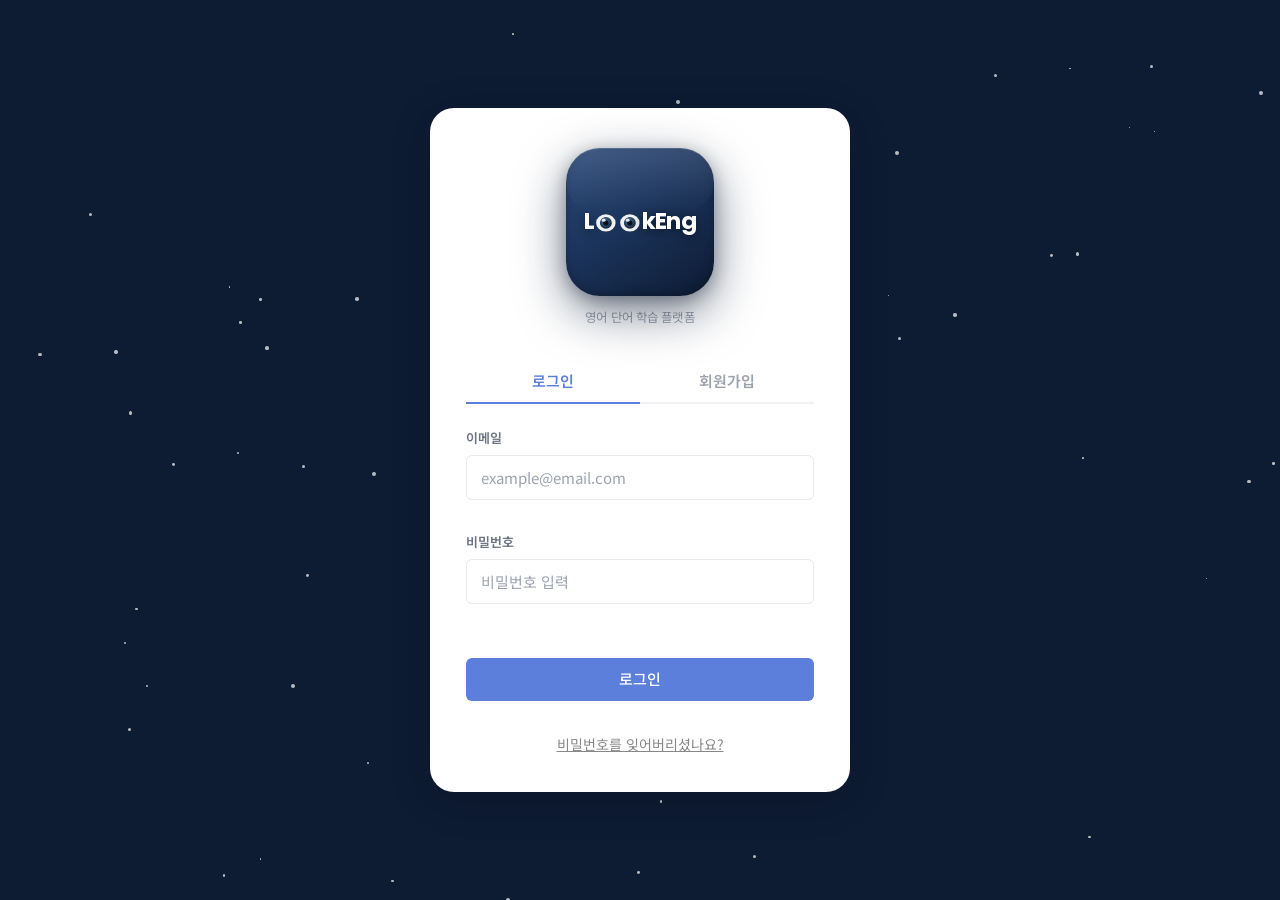
<file: pages/admin/quiz-session.html>
<!DOCTYPE html>
<html lang="ko">
<head>
  <meta charset="UTF-8" />
  <meta name="viewport" content="width=device-width, initial-scale=1.0" />
  <title>테스트 세션 관리 - LookEng</title>
  <link rel="stylesheet" href="../../css/global.css" />
  <link rel="stylesheet" href="../../css/components.css" />
  <link rel="stylesheet" href="../../css/pages/admin.css" />
  <link rel="stylesheet" href="../../css/pages/test.css" />
</head>
<body>
  <div class="layout">
    <div class="layout__sidebar" id="sidebar"></div>

    <main class="layout__main">
      <div class="admin-page-header">
        <h2 class="page-title">테스트 관리</h2>
      </div>

      <!-- 유저 그리드 -->
      <div class="user-grid" id="userGrid"></div>
    </main>
  </div>

  <!-- 유저 테스트 기록 모달 -->
  <div class="modal-overlay" id="sessionsModal">
    <div class="modal modal--wide">
      <div class="modal__header">
        <h2 class="modal__title" id="modalUserName"></h2>
        <button class="modal__close" id="modalClose">✕</button>
      </div>
      <div class="modal__body">
        <div class="session-list" id="sessionList"></div>
      </div>
      <div class="modal__footer">
        <button class="btn btn--primary" id="modalCloseBtn">닫기</button>
      </div>
    </div>
  </div>

  <!-- 세션 상세 모달 -->
  <div class="modal-overlay" id="detailModal">
    <div class="modal modal--detail">
      <div class="modal__header">
        <h2 class="modal__title" id="detailModalTitle">테스트 상세</h2>
        <button class="modal__close" id="detailModalClose">✕</button>
      </div>
      <div class="modal__body">
        <div class="detail-summary" id="detailSummary"></div>
        <div class="test-history-table-wrapper" style="margin-top:16px">
          <table class="data-table">
            <thead>
              <tr>
                <th>#</th><th>영단어</th><th>뜻</th><th>내 답안</th><th>결과</th>
              </tr>
            </thead>
            <tbody id="detailAnswerBody"></tbody>
          </table>
        </div>
      </div>
      <div class="modal__footer">
        <button class="btn btn--primary" id="detailModalCloseBtn">닫기</button>
      </div>
    </div>
  </div>

  <script type="module" src="../../js/pages/admin/quiz-session.js"></script>
</body>
</html>
</file>
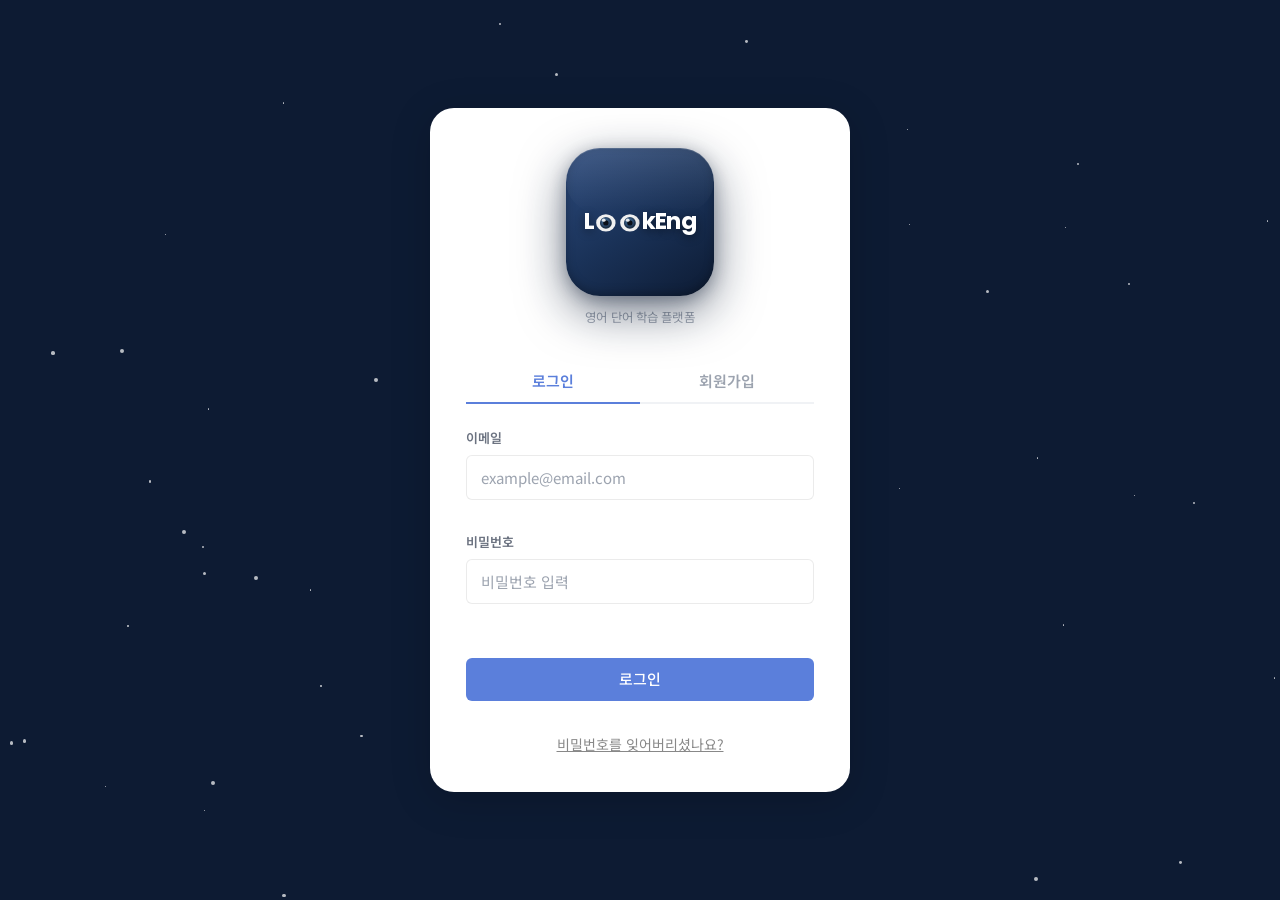
<file: pages/admin/word-manage.html>
<!DOCTYPE html>
<html lang="ko">
<head>
  <meta charset="UTF-8" />
  <meta name="viewport" content="width=device-width, initial-scale=1.0" />
  <title>단어장 관리 - LookEng</title>
  <link rel="stylesheet" href="../../css/global.css" />
  <link rel="stylesheet" href="../../css/components.css" />
  <link rel="stylesheet" href="../../css/pages/admin.css" />
</head>
<body>
  <div class="layout">
    <div class="layout__sidebar" id="sidebar"></div>

    <main class="layout__main">
      <!-- 헤더 -->
      <div class="admin-page-header">
        <h2 class="page-title">단어장 관리</h2>
        <button class="btn btn--primary" id="addWordBtn">+ 새 단어 추가</button>
      </div>

      <!-- CSV 일괄 추가 섹션 -->
      <section class="csv-upload-section" aria-labelledby="csvSectionTitle">
        <h3 id="csvSectionTitle" class="csv-upload-section__title">CSV 일괄 단어 추가</h3>

        <!-- 드래그앤드롭 / 클릭 업로드 영역 -->
        <div
          id="csvDropZone"
          class="csv-drop-zone"
          role="button"
          tabindex="0"
          aria-label="CSV 파일을 드래그하거나 클릭하여 선택"
        >
          <svg class="csv-drop-zone__icon" viewBox="0 0 48 48" aria-hidden="true">
            <path d="M24 4L24 32M24 4L14 14M24 4L34 14" stroke="currentColor" stroke-width="3" stroke-linecap="round" stroke-linejoin="round" fill="none"/>
            <path d="M6 34v6a2 2 0 0 0 2 2h32a2 2 0 0 0 2-2v-6" stroke="currentColor" stroke-width="3" stroke-linecap="round" fill="none"/>
          </svg>
          <p class="csv-drop-zone__text">
            CSV 파일을 여기에 드래그하거나 <span class="csv-drop-zone__link">클릭하여 선택</span>
          </p>
          <p class="csv-drop-zone__hint">최대 5MB · 1,000행 이하 · .csv 형식만 허용</p>
          <input type="file" id="csvFileInput" accept=".csv" class="csv-drop-zone__input" aria-hidden="true" tabindex="-1" />
        </div>

        <!-- 선택된 파일 정보 -->
        <div id="csvFileInfo" class="csv-file-info" hidden>
          <span id="csvFileName" class="csv-file-info__name"></span>
          <span id="csvFileSize" class="csv-file-info__size"></span>
          <button id="csvClearBtn" class="btn btn--ghost btn--sm" type="button">✕</button>
        </div>

        <!-- CSV 포맷 안내 -->
        <details class="csv-format-guide">
          <summary class="csv-format-guide__toggle">CSV 파일 포맷 안내 보기</summary>
          <div class="csv-format-guide__body">
            <p>파일의 첫 줄은 아래 헤더여야 합니다. (순서 동일)</p>
            <pre class="csv-format-guide__code">english,korean,partOfSpeech,exampleSentence,pronunciationUrl</pre>
            <p>예시:</p>
            <pre class="csv-format-guide__code">abundant,풍부한,adjective,The region has abundant natural resources.,
apple,사과,noun,I eat an apple.,https://example.com/audio/apple.mp3</pre>
            <ul class="csv-format-guide__notes">
              <li><code>english</code>, <code>korean</code> — 필수</li>
              <li><code>partOfSpeech</code>, <code>exampleSentence</code>, <code>pronunciationUrl</code> — 선택</li>
              <li>이미 등록된 영단어가 포함되면 전체 업로드가 실패합니다 (409)</li>
            </ul>
            <a id="csvSampleDownload" class="btn btn--ghost btn--sm" href="#" download="lookeng_sample.csv">샘플 파일 다운로드</a>
          </div>
        </details>

        <div class="csv-upload-section__footer">
          <button id="csvUploadBtn" class="btn btn--primary" type="button" disabled>업로드</button>
          <div id="csvResult" class="csv-result" hidden role="status" aria-live="polite"></div>
        </div>
      </section>

      <!-- 단어 리스트 -->
      <ul class="word-list" id="wordList"></ul>

      <!-- 페이지네이션 -->
      <div class="pagination-wrapper" id="pagination"></div>
    </main>
  </div>

  <!-- 단어 추가/수정 모달 -->
  <div class="modal-overlay" id="wordModal">
    <div class="modal">
      <div class="modal__header">
        <h2 class="modal__title" id="modalTitle">단어 추가</h2>
        <button class="modal__close" id="modalClose">✕</button>
      </div>
      <div class="modal__body">
        <div class="form-group">
          <label class="form-group__label">영단어 <span style="color:var(--color-danger)">*</span></label>
          <input type="text" class="input" id="fieldEnglish" placeholder="예: abandon" />
        </div>
        <div class="form-group">
          <label class="form-group__label">뜻 (한글) <span style="color:var(--color-danger)">*</span></label>
          <input type="text" class="input" id="fieldMeaning" placeholder="예: 포기하다" />
        </div>
        <div class="form-group">
          <label class="form-group__label">품사</label>
          <div class="pos-buttons" id="posButtons"></div>
        </div>
        <div class="form-group">
          <label class="form-group__label">예문</label>
          <textarea class="input" id="fieldExample" rows="2" placeholder="예문을 입력하세요."></textarea>
        </div>
      </div>
      <div class="modal__footer">
        <button class="btn btn--ghost" id="cancelBtn">취소</button>
        <button class="btn btn--primary" id="saveBtn">저장</button>
      </div>
    </div>
  </div>

  <script type="module" src="../../js/pages/admin/word-manage.js"></script>
</body>
</html>
</file>
<file: css/global.css>
/* =============================================
   LookEng Global CSS
   - Google Fonts import
   - Design tokens (CSS 변수)
   - CSS Reset
   - Base typography
   - Layout utilities
   ============================================= */

@import url('https://fonts.googleapis.com/css2?family=Poppins:wght@400;600;700;800&family=Noto+Sans+KR:wght@400;500;700&display=swap');

/* ── Design Tokens ── */
:root {
  /* Brand Colors */
  --color-navy-dark:      #0D1B33;
  --color-navy-mid:       #1A3258;
  --color-navy-light:     #2C4A7C;
  --color-blue-primary:   #5B7FDB;
  --color-blue-light:     #A8C4F0;
  --color-blue-hover:     #4A6EC9;

  /* UI Colors */
  --color-bg:             #F0F2F5;
  --color-surface:        #FFFFFF;
  --color-border:         rgba(0, 0, 0, 0.08);
  --color-border-focus:   #5B7FDB;

  /* Text */
  --color-text-primary:   #1A1A2E;
  --color-text-secondary: #6B7280;
  --color-text-muted:     #9CA3AF;

  /* State */
  --color-success:        #10B981;
  --color-success-bg:     #ECFDF5;
  --color-danger:         #EF4444;
  --color-danger-bg:      #FEF2F2;
  --color-warning:        #F59E0B;
  --color-memorized:      #B0B8CC;

  /* Typography */
  --font-en:              'Poppins', sans-serif;
  --font-ko:              'Noto Sans KR', sans-serif;
  --font-size-base:       16px;

  /* Spacing & Shape */
  --radius-sm:            6px;
  --radius:               12px;
  --radius-lg:            16px;
  --radius-xl:            24px;

  /* Shadows */
  --shadow-sm:            0 1px 4px rgba(0, 0, 0, 0.06);
  --shadow-card:          0 2px 12px rgba(0, 0, 0, 0.08);
  --shadow-hover:         0 4px 20px rgba(0, 0, 0, 0.12);
  --shadow-modal:         0 8px 40px rgba(0, 0, 0, 0.18);

  /* Layout */
  --sidebar-width:        240px;
  --topbar-height:        60px;

  /* Transitions */
  --transition-fast:      0.15s ease;
  --transition-base:      0.25s ease;
  --transition-flip:      0.5s ease;
}

/* ── CSS Reset ── */
*, *::before, *::after {
  box-sizing: border-box;
  margin: 0;
  padding: 0;
}

[hidden] { display: none !important; }

html {
  font-size: var(--font-size-base);
  scroll-behavior: smooth;
}

body {
  font-family: var(--font-ko);
  background-color: var(--color-bg);
  color: var(--color-text-primary);
  line-height: 1.6;
  -webkit-font-smoothing: antialiased;
  -moz-osx-font-smoothing: grayscale;
}

a {
  color: inherit;
  text-decoration: none;
}

button {
  cursor: pointer;
  font-family: var(--font-ko);
  border: none;
  background: none;
  line-height: 1.5;
}

input, textarea, select {
  font-family: var(--font-ko);
  font-size: 1rem;
  outline: none;
}

img, svg {
  display: block;
  max-width: 100%;
}

ul, ol {
  list-style: none;
}

/* ── Typography Helpers ── */
.en {
  font-family: var(--font-en);
}

.text-primary   { color: var(--color-text-primary); }
.text-secondary { color: var(--color-text-secondary); }
.text-muted     { color: var(--color-text-muted); }
.text-blue      { color: var(--color-blue-primary); }
.text-danger    { color: var(--color-danger); }
.text-success   { color: var(--color-success); }

.font-bold      { font-weight: 700; }
.font-medium    { font-weight: 500; }

/* ── Sidebar Layout ── */
.layout {
  display: flex;
  min-height: 100vh;
}

.layout__sidebar {
  width: var(--sidebar-width);
  flex-shrink: 0;
  position: sticky;
  top: 0;
  height: 100vh;
}

.layout__main {
  flex: 1;
  min-width: 0;
  padding: 32px;
  overflow-y: auto;
}

/* ── Topbar Layout (테스트 페이지용) ── */
.topbar-layout {
  display: flex;
  flex-direction: column;
  min-height: 100vh;
}

.topbar {
  height: var(--topbar-height);
  background: var(--color-surface);
  border-bottom: 1px solid var(--color-border);
  display: flex;
  align-items: center;
  justify-content: space-between;
  padding: 0 24px;
  flex-shrink: 0;
}

.topbar__title {
  font-size: 1rem;
  font-weight: 700;
  color: var(--color-text-primary);
}

.topbar__right {
  display: flex;
  align-items: center;
  gap: 12px;
  color: var(--color-text-secondary);
  font-size: 0.875rem;
}

.topbar-layout__main {
  flex: 1;
  display: flex;
  align-items: center;
  justify-content: center;
  padding: 32px 16px;
  background: var(--color-bg);
}

/* ── Utility ── */
.sr-only {
  position: absolute;
  width: 1px;
  height: 1px;
  overflow: hidden;
  clip: rect(0, 0, 0, 0);
  white-space: nowrap;
}

.divider {
  border: none;
  border-top: 1px solid var(--color-border);
  margin: 16px 0;
}

/* ── Scrollbar ── */
::-webkit-scrollbar       { width: 6px; height: 6px; }
::-webkit-scrollbar-track { background: transparent; }
::-webkit-scrollbar-thumb { background: rgba(0,0,0,0.15); border-radius: 3px; }
::-webkit-scrollbar-thumb:hover { background: rgba(0,0,0,0.25); }
</file>
<file: css/components.css>
/* =============================================
   LookEng Components CSS
   - Buttons
   - Form inputs
   - Sidebar
   - Cards
   - Word card (3D flip)
   - Progress bar
   - Toast
   - Part-of-speech badges
   - Modal
   - Pagination
   - Grade card
   ============================================= */

/* ── Buttons ── */
.btn {
  display: inline-flex;
  align-items: center;
  justify-content: center;
  gap: 6px;
  padding: 10px 20px;
  border-radius: var(--radius-sm);
  font-size: 0.9375rem;
  font-weight: 500;
  transition: background var(--transition-fast), transform var(--transition-fast), box-shadow var(--transition-fast);
  white-space: nowrap;
  cursor: pointer;
}

.btn:active { transform: scale(0.97); }
.btn:disabled { opacity: 0.5; cursor: not-allowed; transform: none; }

.btn--primary {
  background: var(--color-blue-primary);
  color: #fff;
}
.btn--primary:hover:not(:disabled) {
  background: var(--color-blue-hover);
  box-shadow: 0 4px 14px rgba(91, 127, 219, 0.4);
}

.btn--navy {
  background: var(--color-navy-mid);
  color: #fff;
}
.btn--navy:hover:not(:disabled) {
  background: var(--color-navy-dark);
  box-shadow: 0 4px 14px rgba(26, 50, 88, 0.4);
}

.btn--secondary {
  background: var(--color-surface);
  color: var(--color-text-primary);
  border: 1px solid var(--color-border);
}
.btn--secondary:hover:not(:disabled) {
  background: var(--color-bg);
  border-color: #c0c8d4;
}

.btn--ghost {
  background: transparent;
  color: var(--color-text-secondary);
}
.btn--ghost:hover:not(:disabled) {
  background: var(--color-bg);
  color: var(--color-text-primary);
}

.btn--danger {
  background: #B85C58;
  color: #fff;
}
.btn--danger:hover:not(:disabled) {
  background: #A04A46;
}

.btn--sm { padding: 6px 14px; font-size: 0.8125rem; }
.btn--lg { padding: 14px 28px; font-size: 1rem; }
.btn--full { width: 100%; }

/* 로딩 스피너 버튼 */
.btn--loading { position: relative; color: transparent !important; pointer-events: none; }
.btn--loading::after {
  content: '';
  position: absolute;
  width: 16px; height: 16px;
  border: 2px solid rgba(255,255,255,0.4);
  border-top-color: #fff;
  border-radius: 50%;
  animation: spin 0.6s linear infinite;
}
@keyframes spin { to { transform: rotate(360deg); } }

/* ── Form Inputs ── */
.form-group {
  display: flex;
  flex-direction: column;
  gap: 6px;
  margin-bottom: 16px;
}

.form-label {
  font-size: 0.875rem;
  font-weight: 500;
  color: var(--color-text-primary);
}

.input {
  width: 100%;
  padding: 11px 14px;
  border: 1.5px solid var(--color-border);
  border-radius: var(--radius-sm);
  background: #f8f9fb;
  color: var(--color-text-primary);
  font-size: 0.9375rem;
  transition: border-color var(--transition-fast), background var(--transition-fast);
}
.input:focus {
  border-color: var(--color-border-focus);
  background: #fff;
}
.input::placeholder { color: var(--color-text-muted); }
.input--error { border-color: var(--color-danger); }

.form-error {
  font-size: 0.8125rem;
  color: var(--color-danger);
  display: none;
}
.form-error.is-visible { display: block; }

/* ── Sidebar ── */
.sidebar {
  width: var(--sidebar-width);
  height: 100vh;
  background: var(--color-surface);
  border-right: 1px solid var(--color-border);
  display: flex;
  flex-direction: column;
  padding: 0;
  overflow: hidden;
}

.sidebar__header {
  padding: 20px 16px 16px;
  border-bottom: 1px solid var(--color-border);
}

.sidebar__brand {
  display: flex;
  align-items: center;
  gap: 10px;
  text-decoration: none;
}

.sidebar__logo {
  width: 36px;
  height: 36px;
  background: linear-gradient(145deg, var(--color-navy-light), var(--color-navy-dark));
  border-radius: var(--radius-sm);
  display: flex;
  align-items: center;
  justify-content: center;
  flex-shrink: 0;
}

.sidebar__brand-text {
  font-family: var(--font-en);
  font-size: 1.125rem;
  font-weight: 700;
  color: var(--color-navy-mid);
  letter-spacing: -0.02em;
}

.sidebar__nav {
  flex: 1;
  padding: 12px 10px;
  display: flex;
  flex-direction: column;
  gap: 2px;
  overflow-y: auto;
}

.nav-item {
  display: flex;
  align-items: center;
  gap: 10px;
  padding: 10px 12px;
  border-radius: var(--radius-sm);
  font-size: 0.9rem;
  color: var(--color-text-secondary);
  transition: background var(--transition-fast), color var(--transition-fast);
  cursor: pointer;
  text-decoration: none;
}
.nav-item:hover { background: var(--color-bg); color: var(--color-text-primary); }
.nav-item--active {
  background: #EEF3FF;
  color: var(--color-blue-primary);
  font-weight: 500;
}
.nav-item--active .nav-item__icon svg path,
.nav-item--active .nav-item__icon svg rect { fill: var(--color-blue-primary); }

.nav-item__icon {
  width: 20px;
  height: 20px;
  flex-shrink: 0;
  display: flex;
  align-items: center;
  justify-content: center;
  opacity: 0.7;
}
.nav-item--active .nav-item__icon { opacity: 1; }

.sidebar__footer {
  padding: 14px 16px;
  border-top: 1px solid var(--color-border);
}

.sidebar__user-label {
  font-size: 0.75rem;
  color: var(--color-text-muted);
}

.sidebar__user-name {
  display: block;
  font-size: 0.9rem;
  font-weight: 500;
  color: var(--color-text-primary);
  margin: 2px 0 10px;
  overflow: hidden;
  text-overflow: ellipsis;
  white-space: nowrap;
}

.sidebar__logout-btn {
  display: flex;
  align-items: center;
  gap: 6px;
  font-size: 0.875rem;
  color: var(--color-danger);
  background: none;
  border: none;
  cursor: pointer;
  padding: 0;
  transition: opacity var(--transition-fast);
}
.sidebar__logout-btn:hover { opacity: 0.7; }

/* ── Section Header (페이지 공통) ── */
.page-header {
  display: flex;
  align-items: center;
  justify-content: space-between;
  margin-bottom: 8px;
}
.page-title {
  font-size: 1.75rem;
  font-weight: 700;
  color: var(--color-text-primary);
}
.page-subtitle {
  font-size: 0.875rem;
  color: var(--color-text-secondary);
  margin-bottom: 20px;
}

/* ── Progress Bar ── */
.progress-wrap {
  margin-bottom: 20px;
}

.progress-header {
  display: flex;
  justify-content: space-between;
  font-size: 0.875rem;
  color: var(--color-text-secondary);
  margin-bottom: 6px;
}
.progress-header strong { color: var(--color-blue-primary); }

.progress-bar {
  height: 8px;
  background: #E5EAF2;
  border-radius: 99px;
  overflow: hidden;
}

.progress-bar__fill {
  height: 100%;
  background: linear-gradient(90deg, var(--color-blue-primary), var(--color-blue-light));
  border-radius: 99px;
  transition: width 0.6s ease;
}

/* ── Toast ── */
.toast {
  position: fixed;
  bottom: 28px;
  right: 28px;
  padding: 12px 20px;
  border-radius: var(--radius-sm);
  font-size: 0.9rem;
  font-weight: 500;
  color: #fff;
  box-shadow: var(--shadow-modal);
  z-index: 9999;
  transform: translateY(12px);
  opacity: 0;
  transition: transform 0.25s ease, opacity 0.25s ease;
  max-width: 320px;
}
.toast.is-visible { transform: translateY(0); opacity: 1; }
.toast--info    { background: var(--color-navy-mid); }
.toast--success { background: var(--color-success); }
.toast--error   { background: var(--color-danger); }

/* ── Part-of-speech Badges ── */
.pos-badge {
  display: inline-block;
  padding: 2px 8px;
  border-radius: 99px;
  font-size: 0.75rem;
  font-weight: 500;
  font-family: var(--font-en);
  letter-spacing: 0.02em;
}
.pos-badge--noun       { background: #EEF3FF; color: #4A6EDB; }
.pos-badge--verb       { background: #ECFDF5; color: #059669; }
.pos-badge--adjective  { background: #FFF7ED; color: #D97706; }
.pos-badge--adverb     { background: #F5F3FF; color: #7C3AED; }
.pos-badge--default    { background: var(--color-bg); color: var(--color-text-secondary); }

/* ── Word Card (3D Flip) ── */
.word-grid {
  display: grid;
  grid-template-columns: repeat(3, 1fr);
  gap: 16px;
}

.word-card-wrapper {
  perspective: 1000px;
  cursor: pointer;
  min-height: 220px;
}

.word-card {
  position: relative;
  width: 100%;
  height: 100%;
  min-height: 220px;
  transform-style: preserve-3d;
  transition: transform var(--transition-flip);
}
.word-card.is-flipped { transform: rotateY(180deg); }

.word-card__face {
  position: absolute;
  inset: 0;
  backface-visibility: hidden;
  -webkit-backface-visibility: hidden;
  border-radius: var(--radius);
  background: var(--color-surface);
  box-shadow: var(--shadow-card);
  padding: 18px;
  display: flex;
  flex-direction: column;
  transition: box-shadow var(--transition-fast);
}
.word-card-wrapper:hover .word-card__face { box-shadow: var(--shadow-hover); }

/* 앞면: 영단어 + 품사 + 예문 */
.word-card__front {
  /* 기본 상태 */
}
.word-card__front-top {
  display: flex;
  justify-content: space-between;
  align-items: flex-start;
  margin-bottom: 12px;
}
.word-card__english {
  font-family: var(--font-en);
  font-size: 1.5rem;
  font-weight: 700;
  color: var(--color-text-primary);
  margin-bottom: 8px;
  word-break: break-word;
}
.word-card__example {
  font-size: 0.8125rem;
  color: var(--color-text-secondary);
  font-style: italic;
  line-height: 1.5;
  margin-top: auto;
  border-left: 3px solid var(--color-blue-light);
  padding-left: 8px;
}

/* 암기완료/외우기 버튼 */
.memorize-btn {
  flex-shrink: 0;
  padding: 4px 10px;
  border-radius: 99px;
  font-size: 0.75rem;
  font-weight: 500;
  transition: background var(--transition-fast), color var(--transition-fast);
  cursor: pointer;
  border: none;
  white-space: nowrap;
}
.memorize-btn--active {
  background: var(--color-blue-primary);
  color: #fff;
}
.memorize-btn--active:hover { background: var(--color-blue-hover); }
.memorize-btn--done {
  background: var(--color-bg);
  color: var(--color-text-muted);
  border: 1px solid var(--color-border);
}

/* 암기완료 카드 스타일 */
.word-card-wrapper.is-memorized .word-card__english {
  color: var(--color-memorized);
  text-decoration: line-through;
  text-decoration-color: var(--color-memorized);
}
.word-card-wrapper.is-memorized .word-card__face {
  background: #F8F9FB;
}

/* 뒷면: 한글 뜻 */
.word-card__back {
  transform: rotateY(180deg);
  display: flex;
  flex-direction: column;
  align-items: center;
  justify-content: center;
  gap: 8px;
  background: linear-gradient(145deg, var(--color-navy-light), var(--color-navy-dark));
}
.word-card__meaning {
  font-size: 1.375rem;
  font-weight: 700;
  color: #fff;
  text-align: center;
}
.word-card__english-hint {
  font-family: var(--font-en);
  font-size: 0.875rem;
  color: rgba(255, 255, 255, 0.5);
}

/* ── Card (일반 컨텐츠 카드) ── */
.card {
  background: var(--color-surface);
  border-radius: var(--radius);
  box-shadow: var(--shadow-card);
  padding: 24px;
}
.card--navy {
  background: linear-gradient(145deg, var(--color-navy-light), var(--color-navy-dark));
  color: #fff;
}

/* ── Grade Card ── */
.grade-card {
  background: var(--color-navy-dark);
  border-radius: var(--radius);
  padding: 20px;
  color: #fff;
}
.grade-card__label { font-size: 0.75rem; color: rgba(255,255,255,0.6); }
.grade-card__title {
  font-size: 1.5rem;
  font-weight: 700;
  color: #FFD700;
  display: flex;
  align-items: center;
  gap: 6px;
  margin: 4px 0;
}
.grade-card__points {
  font-family: var(--font-en);
  font-size: 1.25rem;
  font-weight: 700;
}
.grade-card__streak {
  margin-top: 14px;
  background: rgba(255,255,255,0.08);
  border-radius: var(--radius-sm);
  padding: 10px 14px;
  font-size: 0.875rem;
}

/* ── Modal ── */
.modal-overlay {
  position: fixed;
  inset: 0;
  background: rgba(0, 0, 0, 0.4);
  z-index: 900;
  display: flex;
  align-items: center;
  justify-content: center;
  opacity: 0;
  visibility: hidden;
  transition: opacity var(--transition-base), visibility var(--transition-base);
}
.modal-overlay.is-open {
  opacity: 1;
  visibility: visible;
}

.modal {
  background: var(--color-surface);
  border-radius: var(--radius-lg);
  box-shadow: var(--shadow-modal);
  width: 100%;
  max-width: 480px;
  max-height: 90vh;
  overflow-y: auto;
  transform: scale(0.95) translateY(8px);
  transition: transform var(--transition-base);
}
.modal-overlay.is-open .modal {
  transform: scale(1) translateY(0);
}

.modal__header {
  display: flex;
  align-items: center;
  justify-content: space-between;
  padding: 20px 24px 16px;
  border-bottom: 1px solid var(--color-border);
}
.modal__title { font-size: 1.0625rem; font-weight: 700; }
.modal__close {
  width: 28px; height: 28px;
  display: flex; align-items: center; justify-content: center;
  border-radius: 50%;
  color: var(--color-text-muted);
  transition: background var(--transition-fast);
}
.modal__close:hover { background: var(--color-bg); }

.modal__body  { padding: 20px 24px; }
.modal__footer {
  padding: 16px 24px 20px;
  display: flex;
  justify-content: flex-end;
  gap: 8px;
  border-top: 1px solid var(--color-border);
}

/* ── 세션 기록 리스트 (quiz-session 모달 & test 설정 화면 공용) ── */
.session-list {
  display: flex;
  flex-direction: column;
  gap: 8px;
  max-height: 420px;
  overflow-y: auto;
  padding: 2px 0;
}

.session-list__loading,
.session-list__empty {
  text-align: center;
  padding: 48px 20px;
  color: var(--color-text-muted, #999);
  font-size: 0.9rem;
}

.session-row {
  display: grid;
  grid-template-columns: 90px 60px 60px 56px 1fr;
  align-items: center;
  gap: 12px;
  padding: 12px 16px;
  background: var(--color-bg, #f8f9fa);
  border-radius: var(--radius-sm, 6px);
  border: 1px solid var(--color-border, #eee);
  font-size: 0.875rem;
}

.session-row__date {
  color: var(--color-text-secondary, #666);
  white-space: nowrap;
}

.session-row__type {
  display: inline-flex;
  align-items: center;
  justify-content: center;
  padding: 3px 8px;
  border-radius: 12px;
  font-size: 0.75rem;
  font-weight: 600;
  background: var(--color-blue-light, #e8f0fe);
  color: var(--color-blue-primary, #4a90e2);
  white-space: nowrap;
}

.session-row__count {
  color: var(--color-text-secondary, #666);
  text-align: center;
}

.session-row__accuracy {
  font-weight: 700;
  font-size: 1rem;
  text-align: center;
}

.session-row__accuracy--high { color: #27ae60; }
.session-row__accuracy--mid  { color: #e67e22; }
.session-row__accuracy--low  { color: #e74c3c; }

.session-row__duration {
  color: var(--color-text-muted, #999);
  text-align: right;
  font-size: 0.8125rem;
}

/* ── Pagination ── */
.pagination {
  display: flex;
  align-items: center;
  justify-content: center;
  gap: 4px;
  margin-top: 24px;
}

.pagination__btn {
  min-width: 36px;
  height: 36px;
  padding: 0 8px;
  border-radius: var(--radius-sm);
  font-size: 0.875rem;
  color: var(--color-text-secondary);
  transition: background var(--transition-fast), color var(--transition-fast);
  display: flex;
  align-items: center;
  justify-content: center;
}
.pagination__btn:hover:not(:disabled) { background: var(--color-bg); color: var(--color-text-primary); }
.pagination__btn--active {
  background: var(--color-blue-primary);
  color: #fff;
  font-weight: 600;
}
.pagination__btn:disabled { opacity: 0.4; cursor: not-allowed; }

/* ── Sort / Filter 바 ── */
.toolbar {
  display: flex;
  align-items: center;
  gap: 10px;
  margin-bottom: 20px;
  flex-wrap: wrap;
}

.sort-select {
  padding: 7px 32px 7px 12px;
  border: 1.5px solid var(--color-border);
  border-radius: var(--radius-sm);
  background: var(--color-surface);
  color: var(--color-text-primary);
  font-size: 0.875rem;
  cursor: pointer;
  appearance: none;
  background-image: url("data:image/svg+xml,%3Csvg xmlns='http://www.w3.org/2000/svg' width='12' height='8' viewBox='0 0 12 8'%3E%3Cpath d='M1 1l5 5 5-5' stroke='%236B7280' stroke-width='1.5' fill='none' stroke-linecap='round'/%3E%3C/svg%3E");
  background-repeat: no-repeat;
  background-position: right 10px center;
  transition: border-color var(--transition-fast);
}
.sort-select:focus { border-color: var(--color-blue-primary); }

/* ── Chip (테스트 범위 선택) ── */
.chip-group {
  display: flex;
  gap: 8px;
  flex-wrap: wrap;
}
.chip {
  padding: 6px 16px;
  border-radius: 99px;
  border: 1.5px solid var(--color-border);
  background: var(--color-surface);
  font-size: 0.875rem;
  color: var(--color-text-secondary);
  cursor: pointer;
  transition: border-color var(--transition-fast), background var(--transition-fast), color var(--transition-fast);
}
.chip:hover { border-color: var(--color-blue-primary); color: var(--color-blue-primary); }
.chip.is-active {
  background: var(--color-navy-mid);
  border-color: var(--color-navy-mid);
  color: #fff;
  font-weight: 500;
}

/* ── Skeleton Loader ── */
.skeleton {
  background: linear-gradient(90deg, #f0f0f0 25%, #e0e0e0 50%, #f0f0f0 75%);
  background-size: 200% 100%;
  animation: shimmer 1.4s infinite;
  border-radius: var(--radius-sm);
}
@keyframes shimmer { 0% { background-position: 200% 0; } 100% { background-position: -200% 0; } }

/* ── Empty State ── */
.empty-state {
  display: flex;
  flex-direction: column;
  align-items: center;
  justify-content: center;
  padding: 60px 24px;
  color: var(--color-text-muted);
  text-align: center;
  gap: 8px;
}
.empty-state__icon { font-size: 2.5rem; margin-bottom: 4px; }
.empty-state__title { font-size: 1rem; font-weight: 600; color: var(--color-text-secondary); }
.empty-state__desc  { font-size: 0.875rem; }
</file>
<file: css/pages/word-list.css>
/* ── 단어장 페이지 ── */

/* 레이아웃 */
.layout {
  display: flex;
  min-height: 100vh;
}

.layout__sidebar {
  width: var(--sidebar-width);
  flex-shrink: 0;
  background: var(--color-navy-dark);
  position: fixed;
  top: 0;
  left: 0;
  height: 100vh;
  overflow-y: auto;
  display: flex;
  flex-direction: column;
}

.layout__main {
  margin-left: var(--sidebar-width);
  flex: 1;
  padding: 32px;
  min-height: 100vh;
}

/* 사이드바 스타일 */
.sidebar__header {
  padding: 24px 20px 16px;
  border-bottom: 1px solid rgba(255,255,255,0.06);
}

.sidebar__brand {
  display: flex;
  align-items: center;
  gap: 10px;
  text-decoration: none;
}

.sidebar__logo {
  width: 28px;
  height: 28px;
  display: flex;
  align-items: center;
  justify-content: center;
}

.sidebar__brand-logo {
  display: flex;
  align-items: center;
  font-family: var(--font-en);
  font-size: 1.1rem;
  font-weight: 800;
  color: #fff;
  letter-spacing: -0.3px;
  gap: 1px;
}

.sidebar__brand-l,
.sidebar__brand-keng {
  line-height: 1;
}

.sidebar__brand-eye {
  display: inline-flex;
  align-items: center;
  margin-top: 0.1em;
}

.sidebar__nav {
  flex: 1;
  padding: 16px 12px;
  display: flex;
  flex-direction: column;
  gap: 4px;
}

.nav-item {
  display: flex;
  align-items: center;
  gap: 10px;
  padding: 10px 12px;
  border-radius: var(--radius-sm);
  color: rgba(255,255,255,0.6);
  font-size: 0.875rem;
  font-weight: 500;
  text-decoration: none;
  transition: background var(--transition-fast), color var(--transition-fast);
}

.nav-item:hover { background: rgba(255,255,255,0.07); color: #fff; }
.nav-item--active { background: rgba(91,127,219,0.25); color: #fff; font-weight: 700; }

.nav-item__icon { width: 18px; height: 18px; flex-shrink: 0; }

.sidebar__footer {
  padding: 16px 20px;
  border-top: 1px solid rgba(255,255,255,0.06);
  display: flex;
  flex-direction: column;
  gap: 4px;
}

.sidebar__user-label { font-size: 0.72rem; color: rgba(255,255,255,0.4); }
.sidebar__user-name  { font-size: 0.875rem; color: #fff; font-weight: 600; }

.sidebar__logout-btn {
  margin-top: 8px;
  display: flex;
  align-items: center;
  gap: 6px;
  padding: 7px 10px;
  border-radius: var(--radius-sm);
  background: rgba(239,68,68,0.12);
  color: rgba(239,68,68,0.85);
  font-size: 0.8125rem;
  font-weight: 500;
  border: none;
  cursor: pointer;
  transition: background var(--transition-fast);
  width: 100%;
}
.sidebar__logout-btn:hover { background: rgba(239,68,68,0.22); }

/* 헤더 */
.page-header {
  display: flex;
  align-items: center;
  justify-content: space-between;
  margin-bottom: 24px;
  flex-wrap: wrap;
  gap: 12px;
}

.page-title {
  font-size: 1.375rem;
  font-weight: 700;
  color: var(--color-text-primary);
}

.page-title__hint {
  font-size: 0.75rem;
  font-weight: 400;
  color: var(--color-text-muted);
  margin-left: 8px;
  vertical-align: middle;
}

/* 진도 섹션 */
.progress-section {
  background: var(--color-surface);
  border-radius: var(--radius);
  padding: 20px 24px;
  margin-bottom: 24px;
  box-shadow: var(--shadow-sm);
  display: flex;
  flex-direction: column;
  gap: 10px;
}

.progress-section__header {
  display: flex;
  justify-content: space-between;
  align-items: center;
}

.progress-section__label {
  font-size: 1rem;
  font-weight: 600;
  color: var(--color-text-secondary);
  white-space: nowrap;
}

.progress-level-badge {
  font-size: 1rem;
  font-weight: 700;
  color: var(--color-blue-primary, #4A90E2);
  background: #EBF4FF;
  padding: 4px 14px;
  border-radius: 999px;
}

/* 진도 바 */
.progress-bar {
  position: relative;
  width: 100%;
  height: 12px;
  background: var(--color-bg);
  border-radius: 99px;
  overflow: hidden;
}

/* 쉬머 애니메이션 */
@keyframes shimmer {
  0%   { background-position: -300% center; }
  100% { background-position: 300% center; }
}

.progress-bar__fill {
  height: 100%;
  background: linear-gradient(
    90deg,
    #3B82F6 0%,
    #60A5FA 35%,
    #93C5FD 50%,
    #60A5FA 65%,
    #3B82F6 100%
  );
  background-size: 300% 100%;
  border-radius: 99px;
  animation: shimmer 3s ease-in-out infinite;
  transition: width 0.5s ease;
}

/* 레벨 구간 마커 (흰 눈금선) */
.progress-bar__marker {
  position: absolute;
  top: 0;
  bottom: 0;
  width: 2px;
  background: rgba(255, 255, 255, 0.75);
  pointer-events: none;
  z-index: 2;
}

.progress-section__footer {
  display: flex;
  justify-content: space-between;
  align-items: center;
}

.progress-section__count {
  font-size: 1rem;
  font-weight: 700;
  color: var(--color-text-primary);
  white-space: nowrap;
}

.progress-section__next {
  font-size: 0.95rem;
  font-weight: 500;
  color: var(--color-text-secondary);
  white-space: nowrap;
}

/* 레벨업 토스트 */
.levelup-toast {
  position: fixed;
  top: 28px;
  left: 50%;
  transform: translateX(-50%) translateY(-120px);
  background: linear-gradient(135deg, #1D4ED8, #1E3A8A);
  color: #fff;
  padding: 16px 36px;
  border-radius: 999px;
  font-size: 1.15rem;
  font-weight: 700;
  letter-spacing: 0.01em;
  box-shadow: 0 8px 32px rgba(30, 58, 138, 0.45);
  z-index: 9999;
  opacity: 0;
  transition: transform 0.45s cubic-bezier(0.34, 1.56, 0.64, 1), opacity 0.3s;
  pointer-events: none;
  white-space: nowrap;
}

.levelup-toast--show {
  transform: translateX(-50%) translateY(0);
  opacity: 1;
}

/* 컨트롤 바 */
.controls {
  display: flex;
  align-items: center;
  justify-content: space-between;
  margin-bottom: 20px;
  gap: 12px;
  flex-wrap: wrap;
}

.sort-select {
  padding: 8px 12px;
  border: 1.5px solid var(--color-border);
  border-radius: var(--radius-sm);
  font-size: 0.875rem;
  font-family: var(--font-ko);
  color: var(--color-text-primary);
  background: var(--color-surface);
  cursor: pointer;
  outline: none;
}
.sort-select:focus { border-color: var(--color-border-focus); }

/* 단어 카드 그리드 */
.word-grid {
  display: grid;
  grid-template-columns: repeat(auto-fill, minmax(240px, 1fr));
  gap: 20px;
  margin-bottom: 32px;
}

/* 3D 플립 카드 */
.word-card-wrapper {
  position: relative;
  height: 180px;
  perspective: 1000px;
  cursor: pointer;
}

.word-card {
  width: 100%;
  height: 100%;
  position: relative;
  transform-style: preserve-3d;
  transition: transform var(--transition-flip);
  border-radius: var(--radius);
}

.word-card-wrapper:hover .word-card:not(.is-flipped) {
  transform: rotateY(5deg);
}

.word-card.is-flipped { transform: rotateY(180deg); }

.word-card__face {
  position: absolute;
  inset: 0;
  backface-visibility: hidden;
  border-radius: var(--radius);
  padding: 20px;
  display: flex;
  flex-direction: column;
  justify-content: space-between;
  box-shadow: var(--shadow-card);
}

/* 앞면 */
.word-card__front {
  background: var(--color-surface);
  border: 1px solid var(--color-border);
  padding-right: 44px;
}

.word-card__front-top {
  display: flex;
  align-items: flex-start;
  justify-content: space-between;
  gap: 8px;
}

.word-card__english {
  font-family: var(--font-en);
  font-size: 1.35rem;
  font-weight: 800;
  color: var(--color-navy-dark);
  line-height: 1.2;
  word-break: break-word;
}

.word-card__sentence {
  font-size: 0.78rem;
  color: var(--color-text-muted);
  font-style: italic;
  line-height: 1.4;
  display: -webkit-box;
  -webkit-line-clamp: 2;
  -webkit-box-orient: vertical;
  overflow: hidden;
}

.word-card__flip-hint {
  font-size: 0.72rem;
  color: var(--color-text-muted);
  text-align: right;
}

/* 뒷면 */
.word-card__back {
  background: linear-gradient(145deg, var(--color-navy-light), var(--color-navy-dark));
  transform: rotateY(180deg);
  align-items: center;
  justify-content: center;
}

.word-card__meaning {
  font-size: 1.1rem;
  font-weight: 700;
  color: #fff;
  text-align: center;
  line-height: 1.4;
}

/* 필터 탭 */
.filter-tabs {
  display: flex;
  gap: 8px;
  margin-bottom: 16px;
}

.filter-tab {
  padding: 7px 18px;
  border-radius: 99px;
  border: 1.5px solid var(--color-border);
  background: var(--color-surface);
  color: var(--color-text-secondary);
  font-size: 0.875rem;
  font-weight: 500;
  font-family: var(--font-ko);
  cursor: pointer;
  transition: border-color var(--transition-fast), background var(--transition-fast), color var(--transition-fast);
}

.filter-tab:hover { border-color: var(--color-blue-primary); color: var(--color-blue-primary); }

.filter-tab--active {
  background: var(--color-navy-mid);
  border-color: var(--color-navy-mid);
  color: #fff;
}

/* 암기완료 버튼 */
.memorize-btn {
  position: absolute;
  top: 10px;
  right: 10px;
  z-index: 10;
  width: 28px;
  height: 28px;
  border-radius: 50%;
  border: 1.5px solid var(--color-border);
  background: var(--color-surface);
  color: var(--color-text-muted);
  font-size: 0.75rem;
  font-weight: 700;
  display: flex;
  align-items: center;
  justify-content: center;
  transition: background var(--transition-fast), color var(--transition-fast), border-color var(--transition-fast), box-shadow var(--transition-fast), transform var(--transition-fast);
  cursor: pointer;
}

.memorize-btn:hover {
  box-shadow: 0 0 0 3px rgba(0,0,0,0.08);
  transform: scale(1.12);
}

.memorize-btn--on {
  background: var(--color-success-bg);
  border-color: var(--color-success);
  color: var(--color-success);
}

.memorize-btn--on:hover {
  filter: brightness(0.88);
  box-shadow: 0 0 0 3px rgba(34,197,94,0.2);
}

/* 북마크 버튼 */
.bookmark-btn {
  position: absolute;
  top: 42px;
  right: 10px;
  z-index: 10;
  width: 28px;
  height: 28px;
  border-radius: 50%;
  border: 1.5px solid var(--color-border);
  background: var(--color-surface);
  color: var(--color-text-muted);
  font-size: 0.8rem;
  display: flex;
  align-items: center;
  justify-content: center;
  transition: background var(--transition-fast), color var(--transition-fast), border-color var(--transition-fast), box-shadow var(--transition-fast), transform var(--transition-fast);
  cursor: pointer;
}

.bookmark-btn:hover {
  box-shadow: 0 0 0 3px rgba(0,0,0,0.08);
  transform: scale(1.12);
}

.bookmark-btn--on {
  background: #FFF8E7;
  border-color: #F59E0B;
  color: #F59E0B;
}

.bookmark-btn--on:hover {
  filter: brightness(0.88);
  box-shadow: 0 0 0 3px rgba(245,158,11,0.2);
}

/* 버튼 클릭 피드백 애니메이션 */
@keyframes btn-pop {
  0%   { transform: scale(1); }
  40%  { transform: scale(1.35); }
  100% { transform: scale(1); }
}

.memorize-btn.btn-pop,
.bookmark-btn.btn-pop {
  animation: btn-pop 0.22s ease;
}

/* 암기완료 상태 */
.word-card-wrapper--memorized .word-card__front {
  background: var(--color-bg);
  opacity: 0.7;
}

.word-card-wrapper--memorized .word-card__english {
  color: var(--color-memorized);
  text-decoration: line-through;
}

.word-card-wrapper--memorized .memorize-btn {
  background: var(--color-success-bg);
  border-color: var(--color-success);
  color: var(--color-success);
}

/* 품사 배지 */
.pos-badge {
  display: inline-block;
  padding: 2px 8px;
  border-radius: 99px;
  font-size: 0.7rem;
  font-weight: 700;
  font-family: var(--font-en);
  text-transform: lowercase;
  flex-shrink: 0;
}

.pos-badge--noun      { background: #EEF2FF; color: #4338CA; }
.pos-badge--verb      { background: #F0FDF4; color: #15803D; }
.pos-badge--adjective { background: #FFF7ED; color: #C2410C; }
.pos-badge--adverb    { background: #FDF4FF; color: #7E22CE; }
.pos-badge--default   { background: var(--color-bg); color: var(--color-text-muted); }

/* 페이지네이션 */
.pagination-wrapper { display: flex; justify-content: center; margin-top: 8px; }

.pagination { display: flex; gap: 6px; }

.pagination__btn {
  min-width: 36px;
  height: 36px;
  padding: 0 10px;
  border-radius: var(--radius-sm);
  border: 1.5px solid var(--color-border);
  background: var(--color-surface);
  color: var(--color-text-secondary);
  font-size: 0.875rem;
  font-weight: 500;
  cursor: pointer;
  transition: background var(--transition-fast), color var(--transition-fast), border-color var(--transition-fast);
}

.pagination__btn:hover:not(:disabled) {
  border-color: var(--color-blue-primary);
  color: var(--color-blue-primary);
}

.pagination__btn--active {
  background: var(--color-blue-primary);
  border-color: var(--color-blue-primary);
  color: #fff;
}

.pagination__btn:disabled { opacity: 0.35; cursor: not-allowed; }

/* 빈 상태 */
.empty-state {
  grid-column: 1 / -1;
  text-align: center;
  padding: 60px 20px;
  color: var(--color-text-muted);
}

/* ── 검색창 ── */

.search-bar {
  margin-bottom: 16px;
}

.search-bar__inner {
  display: flex;
  align-items: center;
  gap: 8px;
  background: var(--color-surface);
  border: 1.5px solid var(--color-border);
  border-radius: var(--radius);
  padding: 0 14px;
  transition: border-color 0.18s;
}

.search-bar__inner:focus-within {
  border-color: var(--color-blue-primary);
}

.search-bar__icon {
  width: 18px;
  height: 18px;
  color: var(--color-text-muted);
  flex-shrink: 0;
}

.search-bar__input {
  flex: 1;
  border: none;
  outline: none;
  padding: 12px 0;
  font-size: 0.9375rem;
  font-family: var(--font-ko);
  color: var(--color-text-primary);
  background: transparent;
}

.search-bar__input::placeholder {
  color: var(--color-text-muted);
}

.search-bar__input::-webkit-search-cancel-button {
  display: none;
}

.search-bar__clear {
  border: none;
  background: none;
  cursor: pointer;
  color: var(--color-text-muted);
  font-size: 0.8rem;
  padding: 4px;
  border-radius: 50%;
  display: flex;
  align-items: center;
  justify-content: center;
  transition: background 0.15s, color 0.15s;
  flex-shrink: 0;
}

.search-bar__clear:hover {
  background: var(--color-bg);
  color: var(--color-text-primary);
}

/* ── 발음 버튼 ── */

.word-card__bottom {
  display: flex;
  justify-content: flex-end;
}

.pronunciation-btn {
  border: none;
  background: none;
  cursor: pointer;
  font-size: 1rem;
  padding: 2px 4px;
  border-radius: var(--radius-sm);
  opacity: 0.6;
  transition: opacity 0.15s, transform 0.15s;
  line-height: 1;
}

.pronunciation-btn:hover {
  opacity: 1;
  transform: scale(1.15);
}

.pronunciation-btn--playing {
  opacity: 1;
  animation: pulse 0.6s ease infinite alternate;
}

@keyframes pulse {
  from { transform: scale(1); }
  to   { transform: scale(1.2); }
}
</file>
<file: css/pages/dashboard.css>
.dashboard-grid {
  display: flex;
  flex-direction: column;
  gap: 24px;
}

.section-title {
  margin: 0 0 16px 0;
  font-size: 1.25rem;
  font-weight: 700;
  color: var(--color-text, #333);
}

.welcome-card__title {
  font-size: 1.6rem;
  font-weight: 800;
  margin: 0 0 24px 0;
  color: #0F172A;
}

.dashboard-actions {
  display: flex;
  gap: 12px;
}

/* ---  잔디 캘린더 핵심 스타일 --- */
.learning-record-section {
  width: 100%;
}

.grass-calendar-wrapper {
  width: 100%;
  overflow-x: auto;
  padding-bottom: 16px;
  display: flex;
  justify-content: center; 
  position: relative;
}

.grass-calendar-container {
  display: inline-flex; 
  gap: 8px;
  align-items: flex-end;
  padding-top: 10px;
}

.grass-day-labels {
  display: flex;
  flex-direction: column;
  justify-content: space-between;
  font-size: 0.75rem;
  color: #94A3B8;
  height: 122px; 
  padding-bottom: 4px;
}

.grass-day-labels span { 
  line-height: 14px; 
}

.grass-graph-wrapper {
  display: flex;
  flex-direction: column;
  gap: 4px;
}

.grass-month-labels {
  display: flex;
  font-size: 0.75rem;
  color: #94A3B8;
  position: relative;
  height: 16px;
  width: 100%;
}

.grass-month-label { 
  position: absolute; 
  white-space: nowrap; 
}

.grass-grid {
  display: grid;
  grid-template-rows: repeat(7, 14px); /*  화면 비율에 맞게 14px로 적절히 키움 */
  grid-auto-flow: column;
  gap: 4px; 
}

.grass-cell {
  width: 14px;
  height: 14px;
  border-radius: 3px; 
  background-color: #EBEDF0;
  transition: transform 0.1s, box-shadow 0.1s;
}

.grass-cell:hover {
  transform: scale(1.3);
  box-shadow: 0 2px 4px rgba(0,0,0,0.15);
  z-index: 10;
  cursor: pointer;
}

.grass-cell[data-level="1"] { background-color: #93C5FD; }
.grass-cell[data-level="2"] { background-color: #3B82F6; }
.grass-cell[data-level="3"] { background-color: #1D4ED8; }
.grass-cell[data-level="4"] { background-color: #1E3A8A; }

.grass-legend {
  display: flex;
  align-items: center;
  justify-content: flex-end;
  gap: 4px;
  margin-top: 16px;
  font-size: 0.75rem;
  color: #64748B;
}

/* ---  깃허브 스타일 커스텀 툴팁 --- */
.grass-tooltip {
  position: fixed;
  background: #24292f;
  color: #fff;
  padding: 6px 10px;
  font-size: 12px;
  font-weight: 500;
  border-radius: 6px;
  pointer-events: none;
  opacity: 0;
  transition: opacity 0.1s ease-in-out;
  z-index: 1000;
  white-space: nowrap;
  transform: translate(-50%, -100%);
  margin-top: -8px;
}

.grass-tooltip::after {
  content: '';
  position: absolute;
  top: 100%;
  left: 50%;
  margin-left: -5px;
  border-width: 5px;
  border-style: solid;
  border-color: #24292f transparent transparent transparent;
}

/* --- 기능 소개 박스 --- */
.feature-guide-section {
  display: grid;
  grid-template-columns: 1fr 1fr;
  gap: 24px;
}

a.feature-card {
  display: block;
  text-decoration: none;
  color: inherit;
  transition: box-shadow var(--transition-fast), transform var(--transition-fast);
}
a.feature-card:hover {
  box-shadow: var(--shadow-hover);
  transform: translateY(-2px);
}

.feature-card__title {
  margin: 0 0 8px 0;
  font-size: 1.1rem;
  font-weight: 700;
  color: var(--color-primary, #4A90E2);
}

.feature-card__desc {
  margin: 0;
  font-size: 0.95rem;
  color: #64748B;
  line-height: 1.5;
}

@media (max-width: 768px) {
  .feature-guide-section {
    grid-template-columns: 1fr;
  }
}

/* --- 등급 카드 --- */
.level-section {
  border: 1.5px solid #E2E8F0;
}

.level-display {
  display: flex;
  align-items: center;
  gap: 28px;
}

.level-badge-wrap {
  flex-shrink: 0;
}

.level-badge {
  display: inline-flex;
  align-items: center;
  justify-content: center;
  width: 88px;
  height: 88px;
  border-radius: 50%;
  background: #60A5FA;
  color: #fff;
  font-size: 1.8rem;
  font-weight: 800;
  box-shadow: 0 4px 12px rgba(0, 0, 0, 0.15);
  transition: background 0.3s ease;
}

/* 레벨별 배지 색상 (밝은 하늘 → 진한 네이비) */
.level-badge[data-level="1"] { background: #60A5FA; }
.level-badge[data-level="2"] { background: #3B82F6; }
.level-badge[data-level="3"] { background: #1D4ED8; }
.level-badge[data-level="4"] { background: #1E40AF; }
.level-badge[data-level="5"] { background: #1E3A8A; }

.level-info {
  flex: 1;
  display: flex;
  flex-direction: column;
  gap: 10px;
}

.level-progress-bar {
  width: 100%;
  height: 12px;
  background: #E2E8F0;
  border-radius: 999px;
  overflow: hidden;
}

.level-progress-bar__fill {
  height: 100%;
  background: #60A5FA;
  border-radius: 999px;
  transition: width 0.4s ease, background 0.3s ease;
}

/* 레벨별 진도 바 색상 */
.level-progress-bar__fill[data-level="1"] { background: #60A5FA; }
.level-progress-bar__fill[data-level="2"] { background: #3B82F6; }
.level-progress-bar__fill[data-level="3"] { background: #1D4ED8; }
.level-progress-bar__fill[data-level="4"] { background: #1E40AF; }
.level-progress-bar__fill[data-level="5"] { background: #1E3A8A; }

.level-info__texts {
  display: flex;
  justify-content: space-between;
  font-size: 1rem;
  font-weight: 500;
  color: #475569;
}
</file>
<file: css/pages/landing.css>
/* ===================================================
   LookEng Landing Page CSS
   =================================================== */

*, *::before, *::after { box-sizing: border-box; margin: 0; padding: 0; }
html, body { width: 100%; min-height: 100%; }
body { font-family: 'Noto Sans KR', sans-serif; background: #fff; }

/* ── Hero ── */
.hero {
  position: relative;
  min-height: 100vh;
  background: linear-gradient(160deg, #0D1B33 0%, #1A3258 50%, #2C4A7C 100%);
  display: flex;
  align-items: center;
  justify-content: center;
  overflow: hidden;
  padding: 80px 48px 80px;
}

/* ── Hero Logo Badge ── */
.hero-logo-badge {
  position: relative;
  width: 148px;
  height: 148px;
  border-radius: 34px;
  background: linear-gradient(145deg, #2C4A7C 0%, #1A3258 50%, #0D1B33 100%);
  box-shadow:
    0 16px 48px rgba(13, 27, 51, 0.55),
    0 4px 16px rgba(13, 27, 51, 0.3),
    inset 0 1px 0 rgba(255, 255, 255, 0.12);
  display: flex;
  align-items: center;
  justify-content: center;
  margin: 0 auto 28px;
  border: 1px solid rgba(168, 196, 240, 0.18);
  transition: transform 0.25s ease, box-shadow 0.25s ease;
}
.hero-logo-badge:hover {
  transform: translateY(-2px);
  box-shadow:
    0 20px 56px rgba(13, 27, 51, 0.6),
    0 6px 20px rgba(13, 27, 51, 0.35),
    inset 0 1px 0 rgba(255, 255, 255, 0.15);
}
.hero-logo-badge__gloss {
  position: absolute;
  top: 0; left: 0; right: 0;
  height: 44%;
  background: linear-gradient(rgba(255, 255, 255, 0.11) 0%, transparent 100%);
  pointer-events: none;
  border-radius: 34px 34px 0 0;
}
.hero-logo-badge__content {
  position: relative;
  z-index: 1;
  display: flex;
  align-items: center;
  font-family: 'Poppins', sans-serif;
  font-size: 23px;
  font-weight: 700;
  color: #ffffff;
  letter-spacing: -0.03em;
  text-shadow: 0 2px 10px rgba(0, 0, 0, 0.45);
  white-space: nowrap;
  user-select: none;
}
.hero-logo-badge .logo-eye-slot {
  display: inline-flex;
  align-items: center;
  margin-top: 0.14em;
}

.stars {
  position: absolute;
  inset: 0;
  overflow: hidden;
  pointer-events: none;
}
.star {
  position: absolute;
  border-radius: 50%;
  background: rgba(255, 255, 255, 0.6);
  animation: twinkle var(--dur, 3s) ease-in-out infinite;
  animation-delay: var(--delay, 0s);
}
@keyframes twinkle {
  0%, 100% { opacity: 0.2; transform: scale(1); }
  50% { opacity: 1; transform: scale(1.4); }
}

.hero__content {
  position: relative;
  z-index: 1;
  text-align: center;
  max-width: 900px;
}

.hero__badge {
  display: inline-flex;
  align-items: center;
  gap: 6px;
  padding: 6px 16px;
  border-radius: 99px;
  background: rgba(91, 127, 219, 0.25);
  border: 1px solid rgba(168, 196, 240, 0.3);
  color: #A8C4F0;
  font-size: 0.8rem;
  font-weight: 500;
  letter-spacing: 0.04em;
  text-transform: uppercase;
  margin-bottom: 24px;
}
.hero__badge::before {
  content: '';
  width: 6px;
  height: 6px;
  border-radius: 50%;
  background: #A8C4F0;
}

.hero__title {
  font-family: 'Poppins', sans-serif;
  font-size: clamp(2.5rem, 5vw, 4rem);
  font-weight: 800;
  color: #fff;
  line-height: 1.15;
  letter-spacing: -0.02em;
  margin-bottom: 20px;
}
.hero__title span { color: #A8C4F0; }

.hero__desc {
  font-size: 1.0625rem;
  color: rgba(255, 255, 255, 0.65);
  line-height: 1.7;
  margin-bottom: 40px;
}

.hero__role-selector {
  display: inline-flex;
  gap: 16px;
  padding: 6px;
  background: rgba(255, 255, 255, 0.08);
  border-radius: 16px;
  border: 1px solid rgba(255, 255, 255, 0.12);
  margin-bottom: 40px;
}
.role-btn {
  display: flex;
  align-items: center;
  gap: 12px;
  padding: 14px 28px;
  border-radius: 11px;
  border: 1px solid rgba(255, 255, 255, 0.18);
  background: rgba(255, 255, 255, 0.06);
  color: rgba(255, 255, 255, 0.65);
  cursor: pointer;
  transition: all 0.25s ease;
  text-align: left;
}
.role-btn.is-active {
  background: #5B7FDB;
  border-color: #5B7FDB;
  color: #fff;
  box-shadow: 0 4px 20px rgba(91, 127, 219, 0.45);
}
.role-btn:hover:not(.is-active) {
  background: rgba(255, 255, 255, 0.10);
  border-color: rgba(255, 255, 255, 0.28);
  color: rgba(255, 255, 255, 0.9);
}
.role-btn__icon {
  font-size: 1.75rem;
  line-height: 1;
}
.role-btn__text { display: flex; flex-direction: column; gap: 2px; }
.role-btn__text strong { font-size: 0.9375rem; font-weight: 600; line-height: 1; }
.role-btn__text small { font-size: 0.75rem; opacity: 0.75; }

.hero__scroll-hint {
  display: flex;
  flex-direction: column;
  align-items: center;
  gap: 8px;
  color: rgba(255, 255, 255, 0.35);
  font-size: 0.8rem;
  letter-spacing: 0.04em;
  text-transform: uppercase;
}
.scroll-arrow {
  width: 20px;
  height: 20px;
  border-right: 2px solid rgba(255,255,255,0.3);
  border-bottom: 2px solid rgba(255,255,255,0.3);
  transform: rotate(45deg);
  animation: bounce 1.5s infinite;
}
@keyframes bounce {
  0%, 100% { transform: rotate(45deg) translateY(0); }
  50% { transform: rotate(45deg) translateY(4px); }
}

/* ── Section Divider ── */
.section-divider {
  display: flex;
  align-items: center;
  gap: 16px;
  padding: 0 48px;
  margin: 56px 0 0;
}
.section-divider__label {
  font-size: 0.75rem;
  font-weight: 600;
  letter-spacing: 0.06em;
  text-transform: uppercase;
  color: #9CA3AF;
  white-space: nowrap;
}
.section-divider__line {
  flex: 1;
  height: 1px;
  background: #E5EAF2;
}

/* ── Features Section ── */
.features-section {
  padding: 24px 0 80px;
  background: #fff;
}
.features-section.is-hidden { display: none; }

.feature-block {
  display: grid;
  grid-template-columns: 1fr 1fr;
  gap: 48px;
  align-items: center;
  max-width: 1100px;
  margin: 0 auto 96px;
  padding: 0 48px;
}
.feature-block:last-child { margin-bottom: 0; }
.feature-block--reverse .feature-block__content { order: 2; }
.feature-block--reverse .feature-block__mockup { order: 1; }

.feature-tag {
  display: inline-flex;
  align-items: center;
  padding: 4px 12px;
  border-radius: 99px;
  background: #EEF3FF;
  color: #5B7FDB;
  font-size: 0.78rem;
  font-weight: 600;
  letter-spacing: 0.04em;
  text-transform: uppercase;
  margin-bottom: 12px;
}
.feature-tag--admin {
  background: #FFF7ED;
  color: #D97706;
}

.feature-title {
  font-size: 1.875rem;
  font-weight: 700;
  color: #1A1A2E;
  line-height: 1.25;
  letter-spacing: -0.01em;
  margin-bottom: 14px;
}

.feature-desc {
  font-size: 1rem;
  color: #6B7280;
  line-height: 1.75;
  margin-bottom: 24px;
}

.feature-list {
  display: flex;
  flex-direction: column;
  gap: 8px;
  list-style: none;
  padding: 0;
  margin: 0;
}
.feature-list li {
  display: flex;
  align-items: flex-start;
  gap: 8px;
  font-size: 0.9375rem;
  color: #374151;
  line-height: 1.5;
}
.feature-list li::before { display: none; }
.feature-list .check { color: #10B981; font-weight: 700; flex-shrink: 0; margin-top: 1px; }

/* ── Mockup Window ── */
.mockup-window {
  background: #F8F9FB;
  border-radius: 14px;
  border: 1px solid #E2E8F0;
  box-shadow: 0 8px 40px rgba(0, 0, 0, 0.1), 0 2px 8px rgba(0, 0, 0, 0.06);
  overflow: hidden;
}
.mockup-titlebar {
  display: flex;
  align-items: center;
  gap: 6px;
  padding: 10px 14px;
  background: #F1F3F7;
  border-bottom: 1px solid #E2E8F0;
}
.mockup-titlebar__dot {
  width: 10px;
  height: 10px;
  border-radius: 50%;
}
.mockup-titlebar__dot:nth-child(1) { background: #FF5F57; }
.mockup-titlebar__dot:nth-child(2) { background: #FEBC2E; }
.mockup-titlebar__dot:nth-child(3) { background: #28C840; }
.mockup-titlebar__url {
  flex: 1;
  margin: 0 12px;
  padding: 4px 10px;
  background: #fff;
  border-radius: 5px;
  font-size: 0.72rem;
  color: #9CA3AF;
  font-family: monospace;
}
.mockup-body { padding: 16px; }

/* Word Card Mockup */
.mockup-word-grid {
  display: grid;
  grid-template-columns: repeat(3, 1fr);
  gap: 10px;
  padding: 16px;
}
.mockup-word-card {
  background: #fff;
  border-radius: 10px;
  padding: 14px;
  box-shadow: 0 2px 8px rgba(0,0,0,0.07);
  min-height: 110px;
  display: flex;
  flex-direction: column;
  gap: 6px;
}
.mockup-word-card--back {
  background: linear-gradient(145deg, #2C4A7C, #0D1B33);
  align-items: center;
  justify-content: center;
}
.mockup-word-card__top {
  display: flex;
  justify-content: space-between;
  align-items: center;
}
.mockup-pos {
  font-size: 0.65rem;
  font-weight: 600;
  padding: 2px 7px;
  border-radius: 99px;
  font-family: 'Poppins', sans-serif;
}
.mockup-pos--verb { background: #ECFDF5; color: #059669; }
.mockup-pos--noun { background: #EEF3FF; color: #4A6EDB; }
.mockup-pos--adj  { background: #FFF7ED; color: #D97706; }

.mockup-memorize {
  font-size: 0.6rem;
  padding: 2px 7px;
  border-radius: 99px;
  border: 1px solid #E5EAF2;
  color: #9CA3AF;
}
.mockup-memorize--done {
  background: #5B7FDB;
  border-color: #5B7FDB;
  color: #fff;
}

.mockup-word-en {
  font-family: 'Poppins', sans-serif;
  font-size: 1rem;
  font-weight: 700;
  color: #1A1A2E;
  margin-top: 2px;
}
.mockup-word-en--memorized {
  color: #B0B8CC;
  text-decoration: line-through;
}
.mockup-word-ex {
  font-size: 0.65rem;
  color: #9CA3AF;
  font-style: italic;
  line-height: 1.4;
  border-left: 2px solid #A8C4F0;
  padding-left: 6px;
  margin-top: auto;
}
.mockup-word-meaning {
  font-size: 0.875rem;
  font-weight: 700;
  color: #fff;
  text-align: center;
}
.mockup-word-hint {
  font-family: 'Poppins', sans-serif;
  font-size: 0.7rem;
  color: rgba(255,255,255,0.45);
  text-align: center;
}

/* Progress Mockup — word-list.css 스타일 준수 */
.mockup-progress-section {
  padding: 14px 16px;
  border-bottom: 1px solid #F0F2F5;
}
.mockup-level-row {
  display: flex;
  align-items: center;
  justify-content: space-between;
  margin-bottom: 8px;
}
.mockup-level-label { font-size: 0.8rem; color: #6B7280; font-weight: 600; }

/* word-list.css의 progress-level-badge 스타일 그대로 */
.mockup-level-badge-pill {
  font-size: 0.8rem;
  font-weight: 700;
  padding: 3px 12px;
  background: #EBF4FF;
  color: #5B7FDB;
  border-radius: 99px;
}
.mockup-progress-bar {
  height: 10px;
  background: #F0F2F5;
  border-radius: 99px;
  overflow: hidden;
  margin-bottom: 6px;
  position: relative;
}
/* word-list.css의 shimmer 애니메이션 그대로 */
@keyframes mockup-shimmer {
  0%   { background-position: -300% center; }
  100% { background-position: 300% center; }
}
.mockup-progress-fill {
  height: 100%;
  border-radius: 99px;
  background: linear-gradient(
    90deg,
    #3B82F6 0%, #60A5FA 35%, #93C5FD 50%, #60A5FA 65%, #3B82F6 100%
  );
  background-size: 300% 100%;
  animation: mockup-shimmer 3s ease-in-out infinite;
}
/* word-list.css의 progress-bar__marker 그대로 */
.mockup-progress-marker {
  position: absolute;
  top: 0; bottom: 0;
  width: 2px;
  background: rgba(255,255,255,0.75);
}
.mockup-progress-footer {
  display: flex;
  justify-content: space-between;
  font-size: 0.72rem;
  color: #6B7280;
}

/* dashboard.css의 level-section 스타일 그대로 */
.mockup-dashboard-level {
  display: flex;
  align-items: center;
  gap: 16px;
  padding: 14px 16px;
}
.mockup-level-circle {
  width: 56px;
  height: 56px;
  border-radius: 50%;
  display: flex;
  align-items: center;
  justify-content: center;
  font-family: 'Poppins', sans-serif;
  font-size: 0.8rem;
  font-weight: 800;
  color: #fff;
  flex-shrink: 0;
  box-shadow: 0 4px 12px rgba(0,0,0,0.15);
}
.mockup-level-circle[data-level="1"] { background: #60A5FA; }
.mockup-level-circle[data-level="2"] { background: #3B82F6; }
.mockup-level-circle[data-level="3"] { background: #1D4ED8; }
.mockup-level-circle[data-level="4"] { background: #1E40AF; }
.mockup-level-circle[data-level="5"] { background: #1E3A8A; }
.mockup-level-info { flex: 1; }
.mockup-level-bar-wrap {
  width: 100%;
  height: 10px;
  background: #E2E8F0;
  border-radius: 99px;
  overflow: hidden;
  margin-bottom: 6px;
}
.mockup-level-bar {
  height: 100%;
  width: 62%;
  border-radius: 99px;
}
.mockup-level-bar[data-level="1"] { background: #60A5FA; }
.mockup-level-bar[data-level="2"] { background: #3B82F6; }
.mockup-level-bar[data-level="3"] { background: #1D4ED8; }
.mockup-level-bar[data-level="4"] { background: #1E40AF; }
.mockup-level-bar[data-level="5"] { background: #1E3A8A; }
.mockup-level-texts {
  display: flex;
  justify-content: space-between;
  font-size: 0.7rem;
  color: #475569;
  font-weight: 500;
}

/* ── 대시보드 목업 ── */
.mockup-dashboard-body { padding: 12px; display: flex; flex-direction: column; gap: 10px; }
.mockup-welcome-card {
  background: linear-gradient(135deg, #EEF3FF, #F8F9FF);
  border: 1px solid #D8E3FF;
  border-radius: 8px;
  padding: 12px 14px;
}
.mockup-welcome-text { font-size: 0.78rem; color: #1A1A2E; margin-bottom: 8px; }
.mockup-welcome-btns { display: flex; gap: 6px; }
.mockup-welcome-btn {
  font-size: 0.68rem;
  padding: 5px 10px;
  border-radius: 5px;
  border: 1px solid #E5EAF2;
  background: #fff;
  color: #374151;
}
.mockup-welcome-btn--primary {
  background: #5B7FDB;
  border-color: #5B7FDB;
  color: #fff;
}

/* 잔디 캘린더 목업 — dashboard.css 색상 그대로 */
.mockup-grass-section {
  background: #fff;
  border: 1px solid #E5EAF2;
  border-radius: 8px;
  padding: 10px 12px;
}
.mockup-section-title { font-size: 0.75rem; font-weight: 700; color: #1A1A2E; margin-bottom: 6px; }
.mockup-grass-labels {
  display: flex;
  gap: 0;
  font-size: 0.6rem;
  color: #94A3B8;
  margin-bottom: 4px;
  justify-content: space-between;
  padding: 0 2px;
}
.mockup-grass-grid {
  display: grid;
  grid-template-rows: repeat(7, 9px);
  grid-auto-flow: column;
  gap: 2px;
  overflow: hidden;
  max-height: 79px;
}
.mockup-grass-cell {
  width: 9px;
  height: 9px;
  border-radius: 2px;
  background: #EBEDF0;
}
/* dashboard.css의 grass-cell 색상 그대로 */
.mockup-grass-cell[data-level="1"] { background: #93C5FD; }
.mockup-grass-cell[data-level="2"] { background: #3B82F6; }
.mockup-grass-cell[data-level="3"] { background: #1D4ED8; }
.mockup-grass-cell[data-level="4"] { background: #1E3A8A; }
.mockup-grass-legend {
  display: flex;
  align-items: center;
  gap: 3px;
  margin-top: 8px;
  font-size: 0.6rem;
  color: #64748B;
}
.mockup-grass-legend__cell {
  width: 9px;
  height: 9px;
  border-radius: 2px;
}

/* Quiz Mockup */
.mockup-quiz-body {
  padding: 16px;
}
.mockup-quiz-progress-bar {
  height: 5px;
  background: #E5EAF2;
  border-radius: 99px;
  margin-bottom: 14px;
}
.mockup-quiz-progress-bar__fill {
  width: 40%;
  height: 100%;
  background: linear-gradient(90deg, #5B7FDB, #A8C4F0);
  border-radius: 99px;
}
.mockup-quiz-question-card {
  background: linear-gradient(145deg, #2C4A7C, #0D1B33);
  border-radius: 10px;
  padding: 16px;
  margin-bottom: 12px;
  text-align: center;
}
.mockup-quiz-pos {
  font-size: 0.65rem;
  color: rgba(255,255,255,0.5);
  font-family: 'Poppins', sans-serif;
  font-weight: 600;
  text-transform: uppercase;
  letter-spacing: 0.06em;
  margin-bottom: 6px;
}
.mockup-quiz-word {
  font-size: 1rem;
  font-weight: 700;
  color: #fff;
  margin-bottom: 4px;
}
.mockup-quiz-sentence {
  font-size: 0.68rem;
  color: rgba(255,255,255,0.5);
  font-style: italic;
}
.mockup-quiz-choices {
  display: grid;
  grid-template-columns: 1fr 1fr;
  gap: 8px;
}
.mockup-quiz-choice {
  padding: 10px 12px;
  border-radius: 8px;
  border: 1.5px solid #E5EAF2;
  background: #fff;
  font-size: 0.8rem;
  font-weight: 500;
  color: #374151;
  font-family: 'Poppins', sans-serif;
  text-align: center;
}
.mockup-quiz-choice--correct {
  border-color: #10B981;
  background: #ECFDF5;
  color: #059669;
}
.mockup-quiz-choice--wrong {
  border-color: #EF4444;
  background: #FEF2F2;
  color: #EF4444;
}
.mockup-quiz-input-row {
  display: flex;
  gap: 6px;
  margin-top: 12px;
}
.mockup-quiz-input {
  flex: 1;
  padding: 9px 12px;
  border: 1.5px solid #E5EAF2;
  border-radius: 6px;
  font-size: 0.8rem;
  color: #1A1A2E;
  background: #F8F9FB;
}
.mockup-quiz-confirm-btn {
  padding: 9px 16px;
  background: #5B7FDB;
  color: #fff;
  border-radius: 6px;
  font-size: 0.8rem;
  font-weight: 500;
}

/* History Mockup */
.mockup-history-table {
  width: 100%;
  border-collapse: collapse;
  font-size: 0.78rem;
}
.mockup-history-table th {
  padding: 8px 12px;
  text-align: left;
  color: #9CA3AF;
  font-weight: 500;
  border-bottom: 1px solid #E5EAF2;
  background: #F8F9FB;
}
.mockup-history-table td {
  padding: 10px 12px;
  border-bottom: 1px solid #F0F2F5;
  color: #374151;
}
.mockup-history-table tr:last-child td { border-bottom: none; }
/* 정답률: 실제 서비스와 동일하게 색상 구분 없음 */
.mockup-accuracy { font-weight: 500; color: #374151; }
.mockup-type-badge {
  display: inline-flex;
  padding: 2px 8px;
  border-radius: 99px;
  font-size: 0.68rem;
  font-weight: 600;
  background: #EEF3FF;
  color: #5B7FDB;
}
.mockup-detail-btn {
  font-size: 0.68rem;
  padding: 3px 10px;
  border-radius: 5px;
  border: 1px solid #E5EAF2;
  color: #6B7280;
  background: #fff;
}

/* Admin Word Manage Mockup */
.mockup-admin-header {
  display: flex;
  justify-content: space-between;
  align-items: center;
  padding: 12px 16px;
  border-bottom: 1px solid #E5EAF2;
}
.mockup-admin-title { font-size: 0.875rem; font-weight: 700; color: #1A1A2E; }
.mockup-add-btn {
  font-size: 0.72rem;
  padding: 5px 12px;
  background: #5B7FDB;
  color: #fff;
  border-radius: 6px;
  font-weight: 500;
}
.mockup-admin-table {
  width: 100%;
  border-collapse: collapse;
  font-size: 0.78rem;
}
.mockup-admin-table th {
  padding: 8px 12px;
  text-align: left;
  color: #9CA3AF;
  font-weight: 500;
  border-bottom: 1px solid #E5EAF2;
  background: #F8F9FB;
}
.mockup-admin-table td {
  padding: 10px 12px;
  border-bottom: 1px solid #F0F2F5;
  color: #374151;
}
.mockup-admin-table tr:last-child td { border-bottom: none; }
.mockup-edit-btn {
  font-size: 0.65rem;
  padding: 3px 9px;
  border-radius: 4px;
  border: 1px solid #5B7FDB;
  color: #5B7FDB;
  background: #EEF3FF;
  margin-right: 4px;
}
.mockup-delete-btn {
  font-size: 0.65rem;
  padding: 3px 9px;
  border-radius: 4px;
  border: 1px solid #EF4444;
  color: #EF4444;
  background: #FEF2F2;
}

/* Admin User Manage Mockup */
.mockup-user-table {
  width: 100%;
  border-collapse: collapse;
  font-size: 0.78rem;
}
.mockup-user-table th {
  padding: 8px 12px;
  text-align: left;
  color: #9CA3AF;
  font-weight: 500;
  border-bottom: 1px solid #E5EAF2;
  background: #F8F9FB;
}
.mockup-user-table td {
  padding: 10px 12px;
  border-bottom: 1px solid #F0F2F5;
  color: #374151;
}
.mockup-user-table tr:last-child td { border-bottom: none; }
.mockup-role-badge {
  display: inline-flex;
  padding: 2px 8px;
  border-radius: 99px;
  font-size: 0.68rem;
  font-weight: 600;
}
.mockup-role-badge--user { background: #ECFDF5; color: #059669; }
.mockup-role-badge--admin { background: #FFF7ED; color: #D97706; }
.mockup-progress-cell {
  display: flex;
  align-items: center;
  gap: 8px;
}
.mockup-mini-bar {
  flex: 1;
  height: 5px;
  background: #E5EAF2;
  border-radius: 99px;
  overflow: hidden;
}
.mockup-mini-bar__fill {
  height: 100%;
  background: linear-gradient(90deg, #5B7FDB, #A8C4F0);
  border-radius: 99px;
}
.mockup-mini-pct { font-size: 0.7rem; color: #6B7280; min-width: 30px; }

/* User Card Mockup (단어 테스트 세션) */
.mockup-user-cards {
  display: grid;
  grid-template-columns: 1fr 1fr;
  gap: 8px;
}
.mockup-user-card {
  background: #ffffff;
  border: 1px solid #E5E7EB;
  border-radius: 10px;
  padding: 14px 16px;
  cursor: pointer;
  transition: box-shadow 0.15s ease;
}
.mockup-user-card:hover {
  box-shadow: 0 2px 10px rgba(0, 0, 0, 0.08);
}
.mockup-user-card__name {
  font-size: 0.875rem;
  font-weight: 700;
  color: #111827;
  margin-bottom: 4px;
}
.mockup-user-card__email {
  font-size: 0.72rem;
  color: #9CA3AF;
}

/* Word Admin Card Grid Mockup */
.mockup-word-admin-grid {
  display: grid;
  grid-template-columns: 1fr 1fr;
  gap: 8px;
  padding: 0 2px 4px;
}
.mockup-word-admin-card {
  background: #ffffff;
  border: 1px solid #E5E7EB;
  border-radius: 10px;
  padding: 10px 12px;
}
.mockup-word-admin-card__header {
  display: flex;
  align-items: center;
  justify-content: space-between;
  margin-bottom: 6px;
}
.mockup-word-admin-card__header strong {
  font-size: 0.85rem;
  font-weight: 700;
  color: #111827;
}
.mockup-word-admin-card__btns {
  display: flex;
  gap: 4px;
}
.mockup-pos-badge {
  display: inline-block;
  padding: 1px 7px;
  border-radius: 99px;
  font-size: 0.65rem;
  font-weight: 600;
  margin-bottom: 5px;
}
.mockup-pos-badge--verb    { background: #DCFCE7; color: #16A34A; }
.mockup-pos-badge--noun    { background: #EDE9FE; color: #7C3AED; }
.mockup-pos-badge--adj     { background: #FEF3C7; color: #D97706; }
.mockup-word-admin-meaning {
  font-size: 0.75rem;
  font-weight: 500;
  color: #374151;
  margin-bottom: 4px;
}
.mockup-word-admin-example {
  font-size: 0.65rem;
  color: #9CA3AF;
  font-style: italic;
  border-left: 2px solid #E5E7EB;
  padding-left: 6px;
  line-height: 1.4;
}

/* CSV Upload Mockup */
.mockup-csv-zone {
  border: 2px dashed #B0C0E0;
  border-radius: 10px;
  padding: 20px 16px;
  text-align: center;
  background: #F8F9FF;
  margin: 12px 16px;
}
.mockup-csv-icon {
  font-size: 2rem;
  margin-bottom: 6px;
}
.mockup-csv-text {
  font-size: 0.75rem;
  color: #6B7280;
}
.mockup-csv-text span { color: #5B7FDB; font-weight: 600; }
.mockup-csv-hint { font-size: 0.65rem; color: #9CA3AF; margin-top: 4px; }

/* ── CTA Section ── */
.cta-section {
  background: linear-gradient(160deg, #0D1B33 0%, #1A3258 60%, #2C4A7C 100%);
  padding: 96px 48px;
  text-align: center;
  position: relative;
  overflow: hidden;
}
.cta-section::before {
  content: '';
  position: absolute;
  inset: 0;
  background: radial-gradient(ellipse 60% 60% at 50% 50%, rgba(91, 127, 219, 0.15), transparent);
}
.cta-section__inner { position: relative; z-index: 1; }
.cta-section__eyebrow {
  font-size: 0.78rem;
  font-weight: 600;
  letter-spacing: 0.1em;
  text-transform: uppercase;
  color: #A8C4F0;
  margin-bottom: 16px;
}
.cta-section__title {
  font-family: 'Poppins', sans-serif;
  font-size: clamp(1.75rem, 3vw, 2.75rem);
  font-weight: 800;
  color: #fff;
  margin-bottom: 12px;
  letter-spacing: -0.02em;
}
.cta-section__desc {
  font-size: 1rem;
  color: rgba(255, 255, 255, 0.55);
  margin-bottom: 36px;
}
.cta-buttons {
  display: flex;
  align-items: center;
  justify-content: center;
  gap: 14px;
  flex-wrap: wrap;
}
.cta-btn-primary {
  display: inline-flex;
  align-items: center;
  gap: 8px;
  padding: 14px 32px;
  border-radius: 10px;
  background: #5B7FDB;
  color: #fff;
  font-size: 1rem;
  font-weight: 600;
  text-decoration: none;
  transition: background 0.2s ease, box-shadow 0.2s ease, transform 0.15s ease;
}
.cta-btn-primary:hover {
  background: #4A6EC9;
  box-shadow: 0 6px 24px rgba(91, 127, 219, 0.5);
  transform: translateY(-2px);
}
.cta-btn-secondary {
  display: inline-flex;
  align-items: center;
  gap: 8px;
  padding: 14px 32px;
  border-radius: 10px;
  background: rgba(255, 255, 255, 0.1);
  border: 1px solid rgba(255, 255, 255, 0.2);
  color: #fff;
  font-size: 1rem;
  font-weight: 600;
  text-decoration: none;
  transition: background 0.2s ease, transform 0.15s ease;
}
.cta-btn-secondary:hover {
  background: rgba(255, 255, 255, 0.16);
  transform: translateY(-2px);
}
/* 관리자 CTA도 사용자와 동일한 파란색 버튼 */

/* ── Footer ── */
.landing-footer {
  background: #0D1B33;
  padding: 32px 48px;
  display: flex;
  align-items: center;
  justify-content: space-between;
  border-top: 1px solid rgba(255,255,255,0.05);
}
.landing-footer__brand {
  font-family: 'Poppins', sans-serif;
  font-size: 1rem;
  font-weight: 700;
  color: rgba(255,255,255,0.5);
}
.landing-footer__copy {
  font-size: 0.8rem;
  color: rgba(255,255,255,0.3);
}

/* ── Scroll Animation ── */
.fade-up {
  opacity: 0;
  transform: translateY(24px);
  transition: opacity 0.6s ease, transform 0.6s ease;
}
.fade-up.is-visible {
  opacity: 1;
  transform: translateY(0);
}

/* ── Responsive ── */
@media (max-width: 768px) {
  .landing-nav { padding: 0 20px; }
  .hero { padding: 100px 24px 60px; }
  .hero__role-selector { flex-direction: column; }
  .feature-block,
  .feature-block--reverse { grid-template-columns: 1fr; }
  .feature-block--reverse .feature-block__content { order: 0; }
  .feature-block--reverse .feature-block__mockup { order: 0; }
  .features-section { padding: 24px 0 48px; }
  .feature-block { padding: 0 24px; margin-bottom: 64px; }
  .cta-section { padding: 64px 24px; }
  .landing-footer { flex-direction: column; gap: 8px; text-align: center; padding: 24px; }
}
</file>
<file: css/pages/login.css>
/* ── 로그인 페이지 ── */
.login-page {
  min-height: 100vh;
  background: var(--color-navy-dark);
  display: flex;
  align-items: center;
  justify-content: center;
  position: relative;
  overflow: hidden;
}

/* 별 파티클 */
.stars {
  position: absolute;
  inset: 0;
  pointer-events: none;
}

.star {
  position: absolute;
  border-radius: 50%;
  background: rgba(255, 255, 255, 0.7);
  animation: twinkle 2s infinite alternate;
}

@keyframes twinkle {
  from { opacity: 0.15; transform: scale(1); }
  to   { opacity: 0.85; transform: scale(1.3); }
}

/* 중앙 카드 */
.login-card {
  position: relative;
  z-index: 1;
  background: var(--color-surface);
  border-radius: var(--radius-xl);
  box-shadow: var(--shadow-modal);
  padding: 40px 36px 36px;
  width: 100%;
  max-width: 420px;
  margin: 20px;
}

/* 로고 */
.login-card__logo {
  display: flex;
  flex-direction: column;
  align-items: center;
  gap: 12px;
  margin-bottom: 32px;
}

/* 다크 네이비 앱 아이콘 배지 */
.login-logo-badge {
  width: 148px;
  height: 148px;
  border-radius: 34px;
  background: linear-gradient(145deg, #2C4A7C 0%, #1A3258 50%, #0D1B33 100%);
  box-shadow:
    0 16px 48px rgba(13, 27, 51, 0.55),
    0 4px 16px rgba(13, 27, 51, 0.3),
    inset 0 1px 0 rgba(255, 255, 255, 0.13),
    inset 0 -3px 10px rgba(0, 0, 0, 0.25);
  display: flex;
  align-items: center;
  justify-content: center;
  position: relative;
  overflow: hidden;
  cursor: pointer;
  transition: transform 0.2s ease, box-shadow 0.2s ease;
}

.login-logo-badge:hover {
  transform: translateY(-2px);
  box-shadow:
    0 20px 56px rgba(13, 27, 51, 0.6),
    0 6px 20px rgba(13, 27, 51, 0.35),
    inset 0 1px 0 rgba(255, 255, 255, 0.15),
    inset 0 -3px 10px rgba(0, 0, 0, 0.25);
}

.login-logo-badge__gloss {
  position: absolute;
  top: 0; left: 0; right: 0;
  height: 44%;
  background: linear-gradient(rgba(255, 255, 255, 0.11) 0%, transparent 100%);
  pointer-events: none;
  border-radius: inherit;
}

.login-logo-badge__content {
  position: relative;
  z-index: 1;
  display: flex;
  align-items: center;
  font-family: var(--font-en);
  font-size: 23px;
  font-weight: 700;
  color: #ffffff;
  letter-spacing: -0.03em;
  text-shadow: 0 2px 10px rgba(0, 0, 0, 0.45);
  white-space: nowrap;
  user-select: none;
}

.logo-eye-slot {
  display: inline-flex;
  align-items: center;
  margin-top: 0.14em;
}


.login-card__tagline {
  font-size: 0.78rem;
  color: var(--color-text-muted);
  letter-spacing: 0.01em;
}

/* 유형 탭 (학생 | 관리자) */
.login-card__role-tabs {
  display: grid;
  grid-template-columns: 1fr 1fr;
  gap: 6px;
  margin-bottom: 20px;
  background: var(--color-bg);
  padding: 4px;
  border-radius: var(--radius-sm);
}

.role-tab {
  padding: 8px;
  border-radius: 4px;
  font-size: 0.875rem;
  font-weight: 500;
  color: var(--color-text-secondary);
  transition: background var(--transition-fast), color var(--transition-fast);
  cursor: pointer;
  border: none;
  background: none;
}

.role-tab.is-active {
  background: var(--color-surface);
  color: var(--color-navy-dark);
  font-weight: 700;
  box-shadow: var(--shadow-sm);
}

/* 기능 탭 (로그인 | 회원가입) */
.login-card__func-tabs {
  display: flex;
  gap: 0;
  border-bottom: 2px solid var(--color-bg);
  margin-bottom: 24px;
}

.func-tab {
  flex: 1;
  padding: 10px 0;
  font-size: 0.9375rem;
  font-weight: 600;
  color: var(--color-text-muted);
  border: none;
  background: none;
  border-bottom: 2px solid transparent;
  margin-bottom: -2px;
  transition: color var(--transition-fast), border-color var(--transition-fast);
  cursor: pointer;
}

.func-tab.is-active {
  color: var(--color-blue-primary);
  border-bottom-color: var(--color-blue-primary);
}

/* 폼 */
.login-form {
  display: flex;
  flex-direction: column;
  gap: 16px;
}

.form-group {
  display: flex;
  flex-direction: column;
  gap: 6px;
}

.form-group__label {
  font-size: 0.8125rem;
  font-weight: 600;
  color: var(--color-text-secondary);
}

.input {
  width: 100%;
  padding: 11px 14px;
  border: 1.5px solid var(--color-border);
  border-radius: var(--radius-sm);
  font-size: 0.9375rem;
  font-family: var(--font-ko);
  color: var(--color-text-primary);
  background: var(--color-surface);
  transition: border-color var(--transition-fast), box-shadow var(--transition-fast);
  outline: none;
}

.input:focus {
  border-color: var(--color-border-focus);
  box-shadow: 0 0 0 3px rgba(91, 127, 219, 0.15);
}

.form-group__error {
  font-size: 0.78rem;
  color: var(--color-danger);
  min-height: 1em;
}

.btn--full { width: 100%; }

.login-form__submit {
  margin-top: 4px;
}

/* 로딩 상태 */
.btn--loading {
  pointer-events: none;
  opacity: 0.7;
}
</file>
<file: css/pages/test.css>
/* ── 테스트 페이지 ── */

/* topbar 레이아웃 */
.topbar-layout {
  min-height: 100vh;
  display: flex;
  flex-direction: column;
}

.topbar {
  position: sticky;
  top: 0;
  z-index: 100;
  height: var(--topbar-height);
  background: var(--color-surface);
  border-bottom: 1px solid var(--color-border);
  display: flex;
  align-items: center;
  justify-content: space-between;
  padding: 0 28px;
  box-shadow: var(--shadow-sm);
}

.topbar__title {
  font-size: 1rem;
  font-weight: 700;
  color: var(--color-text-primary);
}

.topbar__right {
  display: flex;
  align-items: center;
  gap: 16px;
  font-size: 0.875rem;
  color: var(--color-text-secondary);
}

.topbar-layout__main {
  flex: 1;
  padding: 40px 24px;
  max-width: 680px;
  margin: 0 auto;
  width: 100%;
}

/* ── 테스트 페이지 콘텐츠 중앙 정렬 ── */
#setupView,
#quizView,
#resultView {
  max-width: 900px;
  margin: 0 auto;
  width: 100%;
}

/* ── 설정 화면 레이아웃 ── */
.setup-layout {
  display: grid;
  grid-template-columns: 1fr 1fr;
  gap: 24px;
  align-items: stretch;   /* 양쪽 카드 높이 동일 */
}

/* ── 가이드 유형별 패널 ── */
.guide-content {
  display: flex;
  flex-direction: column;
  gap: 24px;
}

/* 객관식/빈칸 가이드 미리보기 선택지 */
.guide-choices-preview {
  display: grid;
  grid-template-columns: 1fr 1fr;
  gap: 6px;
  margin-top: 4px;
}

.guide-choice-item {
  padding: 8px 10px;
  border-radius: var(--radius-sm);
  border: 1.5px solid var(--color-border);
  font-size: 0.82rem;
  font-weight: 600;
  font-family: var(--font-en);
  color: var(--color-text-secondary);
  text-align: center;
}

.guide-choice-item--correct {
  border-color: var(--color-success);
  background: var(--color-success-bg);
  color: var(--color-success);
}

/* ── 하단 최근 기록 박스 (독립) ── */
.recent-history-box {
  margin-top: 24px;
  background: var(--color-surface);
  border-radius: var(--radius-lg);
  padding: 28px 36px;
  box-shadow: var(--shadow-card);
}

/* ── 설정 화면 ── */
.setup-card {
  background: var(--color-surface);
  border-radius: var(--radius-lg);
  padding: 36px;
  box-shadow: var(--shadow-card);
}

.setup-card__title {
  font-size: 1.25rem;
  font-weight: 700;
  margin-bottom: 28px;
  color: var(--color-text-primary);
}

.setup-field {
  margin-bottom: 28px;
}

.setup-field__label {
  display: flex;
  justify-content: space-between;
  align-items: center;
  margin-bottom: 12px;
  font-size: 0.9rem;
  font-weight: 600;
  color: var(--color-text-secondary);
}

.setup-field__hint {
  font-size: 0.78rem;
  color: var(--color-text-muted);
  margin-top: 8px;
}

.setup-field__value {
  font-size: 1.1rem;
  font-weight: 800;
  color: var(--color-blue-primary);
}

.slider {
  width: 100%;
  accent-color: var(--color-blue-primary);
  cursor: pointer;
}

/* 테스트 유형 칩 */
.chip-group {
  display: flex;
  gap: 10px;
}

.chip {
  flex: 1;
  padding: 14px 10px;
  border-radius: var(--radius-sm);
  border: 1.5px solid var(--color-border);
  background: var(--color-surface);
  font-size: 1rem;
  font-weight: 600;
  color: var(--color-text-secondary);
  cursor: pointer;
  transition: all var(--transition-fast);
  text-align: center;
  white-space: nowrap;
}

.chip:hover { border-color: var(--color-blue-primary); color: var(--color-blue-primary); }
.chip--active {
  border-color: var(--color-blue-primary);
  background: rgba(91,127,219,0.08);
  color: var(--color-blue-primary);
}

/* ── 가이드 패널 ── */
.setup-guide {
  background: var(--color-surface);
  border-radius: var(--radius-lg);
  padding: 36px;
  box-shadow: var(--shadow-card);
  display: flex;
  flex-direction: column;
  gap: 24px;
}

.guide-step {
  display: flex;
  gap: 16px;
  align-items: flex-start;
}

.guide-step__num {
  width: 28px;
  height: 28px;
  border-radius: 50%;
  background: var(--color-navy-dark);
  color: #fff;
  font-size: 0.8rem;
  font-weight: 700;
  display: flex;
  align-items: center;
  justify-content: center;
  flex-shrink: 0;
  margin-top: 2px;
}

.guide-step__body {
  flex: 1;
}

.guide-step__body strong {
  display: block;
  font-size: 0.9rem;
  font-weight: 700;
  color: var(--color-text-primary);
  margin-bottom: 2px;
}

.guide-step__body p {
  font-size: 0.8rem;
  color: var(--color-text-muted);
  margin-bottom: 10px;
}

/* 카드 미리보기 */
.guide-preview-card {
  background: linear-gradient(145deg, var(--color-navy-light), var(--color-navy-dark));
  border-radius: var(--radius);
  padding: 14px 18px;
  display: flex;
  flex-direction: column;
  align-items: center;
  gap: 4px;
}

.guide-preview-card__pos {
  font-size: 0.72rem;
  color: rgba(255,255,255,0.5);
  font-family: var(--font-en);
}

.guide-preview-card__word {
  font-size: 1.4rem;
  font-weight: 800;
  color: #fff;
}

.guide-preview-card__sentence {
  font-size: 0.75rem;
  color: rgba(255,255,255,0.5);
  font-style: italic;
  text-align: center;
}

/* 입력 미리보기 */
.guide-input-preview {
  display: flex;
  align-items: center;
  gap: 2px;
  border: 1.5px solid var(--color-blue-primary);
  border-radius: var(--radius-sm);
  padding: 8px 12px;
  background: #fff;
  width: fit-content;
}

.guide-input-preview__text {
  font-size: 0.9rem;
  font-family: var(--font-en);
  color: var(--color-text-primary);
}

.guide-input-preview__cursor {
  width: 1.5px;
  height: 1rem;
  background: var(--color-blue-primary);
  animation: blink 1s step-end infinite;
}

@keyframes blink {
  50% { opacity: 0; }
}

/* 결과 미리보기 */
.guide-result-preview {
  display: flex;
  align-items: baseline;
  gap: 6px;
}

.guide-result-preview__score {
  font-size: 1.8rem;
  font-weight: 800;
  font-family: var(--font-en);
  color: var(--color-blue-primary);
}

.guide-result-preview__label {
  font-size: 0.8rem;
  color: var(--color-text-muted);
}

/* ── 진행 화면 ── */
.quiz-header {
  display: flex;
  align-items: center;
  justify-content: space-between;
  margin-bottom: 10px;
}

.quiz-progress-text {
  font-size: 0.875rem;
  font-weight: 600;
  color: var(--color-text-secondary);
}

.quiz-progress-bar {
  height: 6px;
  background: var(--color-bg);
  border-radius: 99px;
  overflow: hidden;
  margin-bottom: 28px;
}

.quiz-progress-bar__fill {
  height: 100%;
  background: linear-gradient(90deg, var(--color-blue-primary), var(--color-navy-light));
  border-radius: 99px;
  transition: width 0.3s ease;
}

/* 영단어 카드 */
.quiz-word-card {
  background: linear-gradient(145deg, var(--color-navy-light), var(--color-navy-dark));
  border-radius: var(--radius-lg);
  padding: 40px 32px;
  text-align: center;
  color: #fff;
  min-height: 200px;
  display: flex;
  flex-direction: column;
  align-items: center;
  justify-content: center;
  gap: 12px;
  margin-bottom: 28px;
  box-shadow: 0 8px 32px rgba(13,27,51,0.3);
}

.quiz-word-card__pos     { font-size: 0.85rem; color: rgba(255,255,255,0.5); font-family: var(--font-en); }
.quiz-word-card__word    { font-size: 2.25rem; font-weight: 800; font-family: var(--font-en); line-height: 1.1; }
.quiz-word-card__sentence { font-size: 0.875rem; color: rgba(255,255,255,0.55); font-style: italic; max-width: 480px; line-height: 1.5; }

/* FILL_IN_BLANK — 예문을 메인으로 강조 */
.quiz-word-card--fib .quiz-word-card__sentence {
  font-size: 1.1rem;
  color: rgba(255,255,255,0.9);
  font-style: normal;
  line-height: 1.7;
  max-width: 520px;
}

/* 주관식 입력 */
.quiz-instruction {
  font-size: 0.875rem;
  color: var(--color-text-secondary);
  margin-bottom: 12px;
  font-weight: 500;
}

.quiz-answer-row {
  display: flex;
  gap: 10px;
  margin-bottom: 24px;
}

.quiz-answer-row .input {
  flex: 1;
  padding: 12px 16px;
  border: 1.5px solid var(--color-border);
  border-radius: var(--radius-sm);
  font-size: 1rem;
  font-family: var(--font-ko);
  outline: none;
  transition: border-color var(--transition-fast);
}
.quiz-answer-row .input:focus { border-color: var(--color-border-focus); }

/* 객관식 보기 */
.quiz-choices {
  display: grid;
  grid-template-columns: 1fr 1fr;
  gap: 12px;
  margin-bottom: 24px;
}

.choice-btn {
  padding: 18px 16px;
  border-radius: var(--radius);
  border: 2px solid var(--color-border);
  background: var(--color-surface);
  font-size: 0.95rem;
  font-weight: 600;
  font-family: var(--font-ko);
  color: var(--color-text-primary);
  cursor: pointer;
  transition: border-color 0.15s, background 0.15s;
  line-height: 1.4;
}

.choice-btn:hover:not(:disabled)  { border-color: var(--color-blue-primary); }
.choice-btn.selected { border-color: var(--color-navy-dark); }
.choice-btn.correct  { border-color: var(--color-success); background: var(--color-success-bg); color: var(--color-success); }
.choice-btn.wrong    { border-color: var(--color-danger);  background: var(--color-danger-bg);  color: var(--color-danger); }
.choice-btn:disabled { cursor: not-allowed; }

/* 진행 도트 인디케이터 */
.quiz-dots {
  display: flex;
  flex-wrap: wrap;
  gap: 6px;
  justify-content: center;
  margin-top: 8px;
}

.quiz-dot {
  width: 26px;
  height: 26px;
  border-radius: 6px;
  border: 1.5px solid var(--color-border);
  background: var(--color-surface);
  display: flex;
  align-items: center;
  justify-content: center;
  font-size: 0.7rem;
  font-weight: 700;
  transition: all 0.2s;
}

.quiz-dot--correct { background: var(--color-success-bg); color: var(--color-success); border-color: var(--color-success); }
.quiz-dot--wrong   { background: var(--color-danger-bg);  color: var(--color-danger);  border-color: var(--color-danger); }
.quiz-dot--current { border-color: var(--color-blue-primary); border-width: 2px; }

/* ── 결과 화면 ── */
.result-card {
  background: var(--color-surface);
  border-radius: var(--radius-lg);
  padding: 40px 36px;
  box-shadow: var(--shadow-card);
  text-align: center;
}

.result-card__title {
  font-size: 1.1rem;
  font-weight: 700;
  color: var(--color-text-secondary);
  margin-bottom: 8px;
}

.result-card__accuracy {
  font-size: 4rem;
  font-weight: 800;
  font-family: var(--font-en);
  color: var(--color-blue-primary);
  line-height: 1;
  margin-bottom: 4px;
}

.result-card__summary {
  font-size: 0.9rem;
  color: var(--color-text-secondary);
  margin-bottom: 24px;
}

.result-stats {
  display: flex;
  justify-content: center;
  gap: 32px;
  margin-bottom: 32px;
  flex-wrap: wrap;
}

.result-stat {
  display: flex;
  flex-direction: column;
  align-items: center;
  gap: 4px;
}

.result-stat__label { font-size: 0.78rem; color: var(--color-text-muted); }
.result-stat__value { font-size: 1.1rem; font-weight: 700; color: var(--color-text-primary); }

/* 오답 목록 */
.result-wrong-title {
  font-size: 1rem;
  font-weight: 700;
  text-align: left;
  margin-bottom: 12px;
  color: var(--color-text-primary);
}

.data-table {
  width: 100%;
  border-collapse: collapse;
  font-size: 0.875rem;
  text-align: left;
}

.data-table th {
  padding: 10px 12px;
  background: var(--color-bg);
  color: var(--color-text-secondary);
  font-weight: 600;
  border-bottom: 1px solid var(--color-border);
}

.data-table td {
  padding: 10px 12px;
  border-bottom: 1px solid var(--color-border);
  color: var(--color-text-primary);
  vertical-align: middle;
}

.data-table td.en { font-family: var(--font-en); font-weight: 700; }
.data-table td.wrong-answer { color: var(--color-danger); }
.data-table td.correct-answer { color: var(--color-success); font-weight: 600; }

.result-actions {
  display: flex;
  gap: 12px;
  justify-content: center;
  margin-top: 32px;
  flex-wrap: wrap;
}

/* ── 테스트 기록 페이지 ── */
.test-history-table-wrapper {
  background: var(--color-surface);
  border-radius: var(--radius);
  box-shadow: var(--shadow-sm);
  overflow: hidden;
}

.empty-state {
  text-align: center;
  padding: 60px 20px;
  color: var(--color-text-muted);
}

/* ── 테스트 세션 상세 모달 ── */
.modal--detail { max-width: 680px; }

.detail-summary {
  display: grid;
  grid-template-columns: repeat(4, 1fr);
  gap: 12px;
  padding: 14px 0;
  border-bottom: 1px solid var(--color-border);
  margin-bottom: 4px;
}
.detail-summary__item {
  display: flex;
  flex-direction: column;
  align-items: center;
  gap: 2px;
}
.detail-summary__label {
  font-size: 0.75rem;
  color: var(--color-text-muted);
}
.detail-summary__value {
  font-size: 1.125rem;
  font-weight: 700;
  color: var(--color-text-primary);
}
.detail-summary__value--correct { color: var(--color-success); }
.detail-summary__value--wrong   { color: var(--color-danger); }

/* ── 하단 최근 기록: 타이틀 / 행 스타일 ── */
.recent-history__title {
  font-size: 0.875rem;
  font-weight: 700;
  color: var(--color-text-primary);
  margin-bottom: 14px;
}

/* session-row 그리드: 날짜 | 유형 | 문제수 | 정답률 */
.recent-history-box .session-row {
  grid-template-columns: 100px 72px 64px 1fr;
}
</file>
<file: css/pages/admin.css>
/* =============================================
   LookEng Admin Pages CSS
   ============================================= */

/* ── 레이아웃 (word-list.css와 동일한 고정 사이드바 구조) ── */
.layout {
  display: flex;
  min-height: 100vh;
}

.layout__sidebar {
  width: var(--sidebar-width);
  flex-shrink: 0;
  background: var(--color-navy-dark);
  position: fixed;
  top: 0;
  left: 0;
  height: 100vh;
  overflow-y: auto;
  display: flex;
  flex-direction: column;
}

.layout__main {
  margin-left: var(--sidebar-width);
  flex: 1;
  padding: 32px;
  min-height: 100vh;
}

/* ── 사이드바 스타일 (네이비 다크) ── */
.sidebar__header {
  padding: 24px 20px 16px;
  border-bottom: 1px solid rgba(255,255,255,0.06);
}

.sidebar__brand {
  display: flex;
  align-items: center;
  gap: 10px;
  text-decoration: none;
}

.sidebar__brand-logo {
  display: flex;
  align-items: center;
  font-family: var(--font-en);
  font-size: 1.1rem;
  font-weight: 800;
  color: #fff;
  letter-spacing: -0.3px;
  gap: 1px;
}

.sidebar__brand-l,
.sidebar__brand-keng {
  line-height: 1;
}

.sidebar__brand-eye {
  display: inline-flex;
  align-items: center;
  margin-top: 0.1em;
}

.sidebar__nav {
  flex: 1;
  padding: 16px 12px;
  display: flex;
  flex-direction: column;
  gap: 4px;
}

.nav-item {
  display: flex;
  align-items: center;
  gap: 10px;
  padding: 10px 12px;
  border-radius: var(--radius-sm);
  color: rgba(255,255,255,0.6);
  font-size: 0.875rem;
  font-weight: 500;
  text-decoration: none;
  transition: background var(--transition-fast), color var(--transition-fast);
}

.nav-item:hover { background: rgba(255,255,255,0.07); color: #fff; }
.nav-item--active { background: rgba(91,127,219,0.25); color: #fff; font-weight: 700; }

.nav-item__icon { width: 18px; height: 18px; flex-shrink: 0; }

.sidebar__footer {
  padding: 16px 20px;
  border-top: 1px solid rgba(255,255,255,0.06);
  display: flex;
  flex-direction: column;
  gap: 4px;
}

.sidebar__user-label { font-size: 0.72rem; color: rgba(255,255,255,0.4); }
.sidebar__user-name  { font-size: 0.875rem; color: #fff; font-weight: 600; }

.sidebar__logout-btn {
  margin-top: 8px;
  display: flex;
  align-items: center;
  gap: 6px;
  padding: 7px 10px;
  border-radius: var(--radius-sm);
  background: rgba(239,68,68,0.12);
  color: rgba(239,68,68,0.85);
  font-size: 0.8125rem;
  font-weight: 500;
  border: none;
  cursor: pointer;
  transition: background var(--transition-fast);
  width: 100%;
}
.sidebar__logout-btn:hover { background: rgba(239,68,68,0.22); }

/* ── 관리자 페이지 헤더 ── */
.admin-page-header {
  display: flex;
  align-items: center;
  justify-content: space-between;
  margin-bottom: 24px;
}

.page-title {
  font-size: 1.375rem;
  font-weight: 700;
  color: var(--color-text-primary);
}

/* ── 단어 그리드 (바둑판 형태) ── */
.word-list {
  display: grid;
  grid-template-columns: repeat(auto-fill, minmax(260px, 1fr));
  gap: 16px;
  margin-bottom: 32px;
  padding: 0;
  list-style: none;
}

/* ── 관리자 단어 카드 (플립 없이 모든 내용 항상 표시) ── */
.word-card {
  background: var(--color-surface);
  border: 1px solid var(--color-border);
  border-radius: var(--radius);
  box-shadow: var(--shadow-card);
  padding: 20px;
  display: flex;
  flex-direction: column;
  gap: 6px;
  min-height: 160px;
  transition: box-shadow var(--transition-fast);
}
.word-card:hover { box-shadow: var(--shadow-hover); }

.word-card__top {
  display: flex;
  justify-content: space-between;
  align-items: flex-start;
  gap: 8px;
}

.word-card__front-top {
  display: flex;
  align-items: center;
  gap: 8px;
  flex-wrap: wrap;
  flex: 1;
}

.word-card__english {
  font-family: var(--font-en);
  font-size: 1.35rem;
  font-weight: 800;
  color: var(--color-navy-dark);
  line-height: 1.2;
  word-break: break-word;
}

.word-card__korean {
  font-size: 0.9375rem;
  color: var(--color-text-primary);
  font-weight: 500;
}

.word-card__example {
  font-size: 0.78rem;
  color: var(--color-text-muted);
  font-style: italic;
  line-height: 1.4;
  border-left: 2px solid var(--color-blue-light);
  padding-left: 8px;
  margin-top: auto;
  display: -webkit-box;
  -webkit-line-clamp: 2;
  -webkit-box-orient: vertical;
  overflow: hidden;
}

.word-card__actions {
  display: flex;
  gap: 4px;
  flex-shrink: 0;
}

/* ── 품사 배지 ── */
.pos-badge {
  display: inline-block;
  padding: 2px 8px;
  border-radius: 99px;
  font-size: 0.7rem;
  font-weight: 700;
  font-family: var(--font-en);
  text-transform: lowercase;
  flex-shrink: 0;
}

.pos-badge--noun      { background: #EEF2FF; color: #4338CA; }
.pos-badge--verb      { background: #F0FDF4; color: #15803D; }
.pos-badge--adjective { background: #FFF7ED; color: #C2410C; }
.pos-badge--adverb    { background: #FDF4FF; color: #7E22CE; }
.pos-badge--default   { background: var(--color-bg); color: var(--color-text-muted); }

/* ── 빈 상태 ── */
.word-list-empty {
  grid-column: 1 / -1;
  text-align: center;
  padding: 60px 24px;
  color: var(--color-text-muted);
}
.word-list-empty__icon { font-size: 2.5rem; margin-bottom: 8px; display: block; }
.word-list-empty__text { font-size: 1rem; font-weight: 500; color: var(--color-text-secondary); }

/* ── 모달 폼 레이블 ── */
.form-group__label {
  font-size: 0.875rem;
  font-weight: 500;
  color: var(--color-text-primary);
}

/* ── 페이지네이션 ── */
.pagination-wrapper { display: flex; justify-content: center; margin-top: 8px; }

.pagination { display: flex; gap: 6px; }

.pagination__btn {
  min-width: 36px;
  height: 36px;
  padding: 0 10px;
  border-radius: var(--radius-sm);
  border: 1.5px solid var(--color-border);
  background: var(--color-surface);
  color: var(--color-text-secondary);
  font-size: 0.875rem;
  font-weight: 500;
  cursor: pointer;
  transition: background var(--transition-fast), color var(--transition-fast), border-color var(--transition-fast);
}

.pagination__btn:hover:not(:disabled) {
  border-color: var(--color-blue-primary);
  color: var(--color-blue-primary);
}

.pagination__btn--active {
  background: var(--color-blue-primary);
  border-color: var(--color-blue-primary);
  color: #fff;
}

.pagination__btn:disabled { opacity: 0.35; cursor: not-allowed; }

/* ── 넓은 모달 (테스트 세션 기록 등) ── */
.modal--wide {
  max-width: 680px;
}

/* 세션 목록 행: 상세 버튼 열 추가 */
.session-list .session-row {
  grid-template-columns: 90px 64px 60px 56px 1fr 72px;
}

/* 세션 상세 모달 */
.modal--detail {
  max-width: 700px;
}

/* ── 품사 버튼 그룹 ── */
.pos-buttons {
  display: grid;
  grid-template-columns: repeat(3, 1fr);
  gap: 10px;
  margin-top: 6px;
}

.pos-btn {
  padding: 9px 12px;
  border: 1.5px solid var(--color-border, #ddd);
  border-radius: var(--radius-sm, 6px);
  background: var(--color-surface, #fff);
  color: var(--color-text-secondary, #555);
  font-size: 0.875rem;
  font-weight: 500;
  cursor: pointer;
  transition: border-color 0.15s, color 0.15s, background 0.15s;
}

.pos-btn:hover {
  border-color: var(--color-blue-primary, #4a90e2);
  color: var(--color-blue-primary, #4a90e2);
}

.pos-btn--active {
  background: var(--color-blue-primary, #4a90e2);
  border-color: var(--color-blue-primary, #4a90e2);
  color: #fff;
}

/* ── 사용자 그리드 (테스트 세션 페이지) ── */
.user-grid {
  display: grid;
  grid-template-columns: repeat(auto-fill, minmax(200px, 1fr));
  gap: 20px;
  margin-bottom: 32px;
}

.user-card {
  background: var(--color-surface, #fff);
  padding: 20px;
  border-radius: var(--radius, 8px);
  border: 1px solid var(--color-border, #ddd);
  cursor: pointer;
  transition: box-shadow 0.15s, border-color 0.15s;
}

.user-card:hover {
  box-shadow: 0 4px 12px rgba(0,0,0,.1);
  border-color: var(--color-blue-primary, #4a90e2);
}

.user-card__name {
  font-weight: 600;
  color: var(--color-text-primary, #222);
  word-break: break-all;
  font-size: 0.9375rem;
}

.user-card__meta {
  font-size: 0.8125rem;
  color: var(--color-text-muted, #888);
  margin-top: 6px;
  word-break: break-all;
}

.user-grid-empty {
  grid-column: 1 / -1;
  text-align: center;
  padding: 60px 20px;
  color: var(--color-text-muted, #888);
}

@media (max-width: 768px) {
  .user-grid {
    grid-template-columns: repeat(auto-fill, minmax(150px, 1fr));
  }
}

/* ============================================================
   admin.css 하단에 추가 — CSV 업로드 섹션 스타일
   ============================================================ */

.csv-upload-section {
  margin-bottom: 2rem;
  padding: 1.25rem 1.5rem;
  background: var(--color-surface);
  border: 1px solid var(--color-border);
  border-radius: var(--radius);
}

.csv-upload-section__title {
  font-size: 1rem;
  font-weight: 600;
  color: var(--color-text-primary);
  margin-bottom: 1rem;
}

.csv-upload-section__footer {
  display: flex;
  align-items: center;
  gap: 1rem;
  margin-top: 1rem;
  flex-wrap: wrap;
}

/* ── 드롭 존 ── */
.csv-drop-zone {
  display: flex;
  flex-direction: column;
  align-items: center;
  justify-content: center;
  gap: 0.4rem;
  padding: 1.75rem 1rem;
  border: 2px dashed var(--color-border);
  border-radius: var(--radius);
  background: var(--color-bg);
  cursor: pointer;
  transition: border-color 0.18s, background 0.18s;
}

.csv-drop-zone:hover,
.csv-drop-zone:focus-visible {
  border-color: var(--color-blue-primary);
  background: #eff6ff;
  outline: none;
}

.csv-drop-zone--active {
  border-color: var(--color-blue-primary);
  background: #eff6ff;
}

.csv-drop-zone__icon {
  width: 2.25rem;
  height: 2.25rem;
  color: var(--color-text-muted);
}

.csv-drop-zone__text {
  font-size: 0.9rem;
  color: var(--color-text-primary);
  text-align: center;
}

.csv-drop-zone__link {
  color: var(--color-blue-primary);
  text-decoration: underline;
}

.csv-drop-zone__hint {
  font-size: 0.78rem;
  color: var(--color-text-muted);
}

.csv-drop-zone__input {
  position: absolute;
  width: 1px;
  height: 1px;
  opacity: 0;
  pointer-events: none;
}

/* ── 파일 정보 바 ── */
.csv-file-info {
  display: flex;
  align-items: center;
  gap: 0.75rem;
  margin-top: 0.6rem;
  padding: 0.45rem 0.75rem;
  background: var(--color-bg);
  border-radius: var(--radius-sm);
  font-size: 0.875rem;
}

.csv-file-info__name {
  flex: 1;
  font-weight: 500;
  overflow: hidden;
  text-overflow: ellipsis;
  white-space: nowrap;
}

.csv-file-info__size {
  color: var(--color-text-secondary);
  white-space: nowrap;
}

/* ── 포맷 안내 ── */
.csv-format-guide {
  margin-top: 0.75rem;
  border: 1px solid var(--color-border);
  border-radius: var(--radius-sm);
  overflow: hidden;
}

.csv-format-guide__toggle {
  padding: 0.55rem 0.9rem;
  font-size: 0.85rem;
  color: var(--color-blue-primary);
  cursor: pointer;
  list-style: none;
  background: var(--color-bg);
  user-select: none;
}

.csv-format-guide__toggle::-webkit-details-marker { display: none; }
.csv-format-guide__toggle::before { content: '▶  '; font-size: 0.65rem; }
details[open] .csv-format-guide__toggle::before { content: '▼  '; }

.csv-format-guide__body {
  padding: 0.9rem 1rem;
  font-size: 0.83rem;
  line-height: 1.65;
}

.csv-format-guide__code {
  background: #1e293b;
  color: #e2e8f0;
  padding: 0.5rem 0.75rem;
  border-radius: 4px;
  font-family: 'Courier New', monospace;
  font-size: 0.78rem;
  overflow-x: auto;
  margin: 0.4rem 0;
  white-space: pre;
}

.csv-format-guide__notes {
  margin: 0.4rem 0 0.6rem 1.1rem;
}

.csv-format-guide__notes li { margin-bottom: 0.2rem; }

/* ── 결과 표시 ── */
.csv-result {
  padding: 0.55rem 0.9rem;
  border-radius: var(--radius-sm);
  font-size: 0.875rem;
  font-weight: 500;
}

.csv-result--success {
  background: #f0fdf4;
  color: #166534;
  border: 1px solid #bbf7d0;
}

.csv-result--error {
  background: #fef2f2;
  color: #991b1b;
  border: 1px solid #fecaca;
}
</file>
